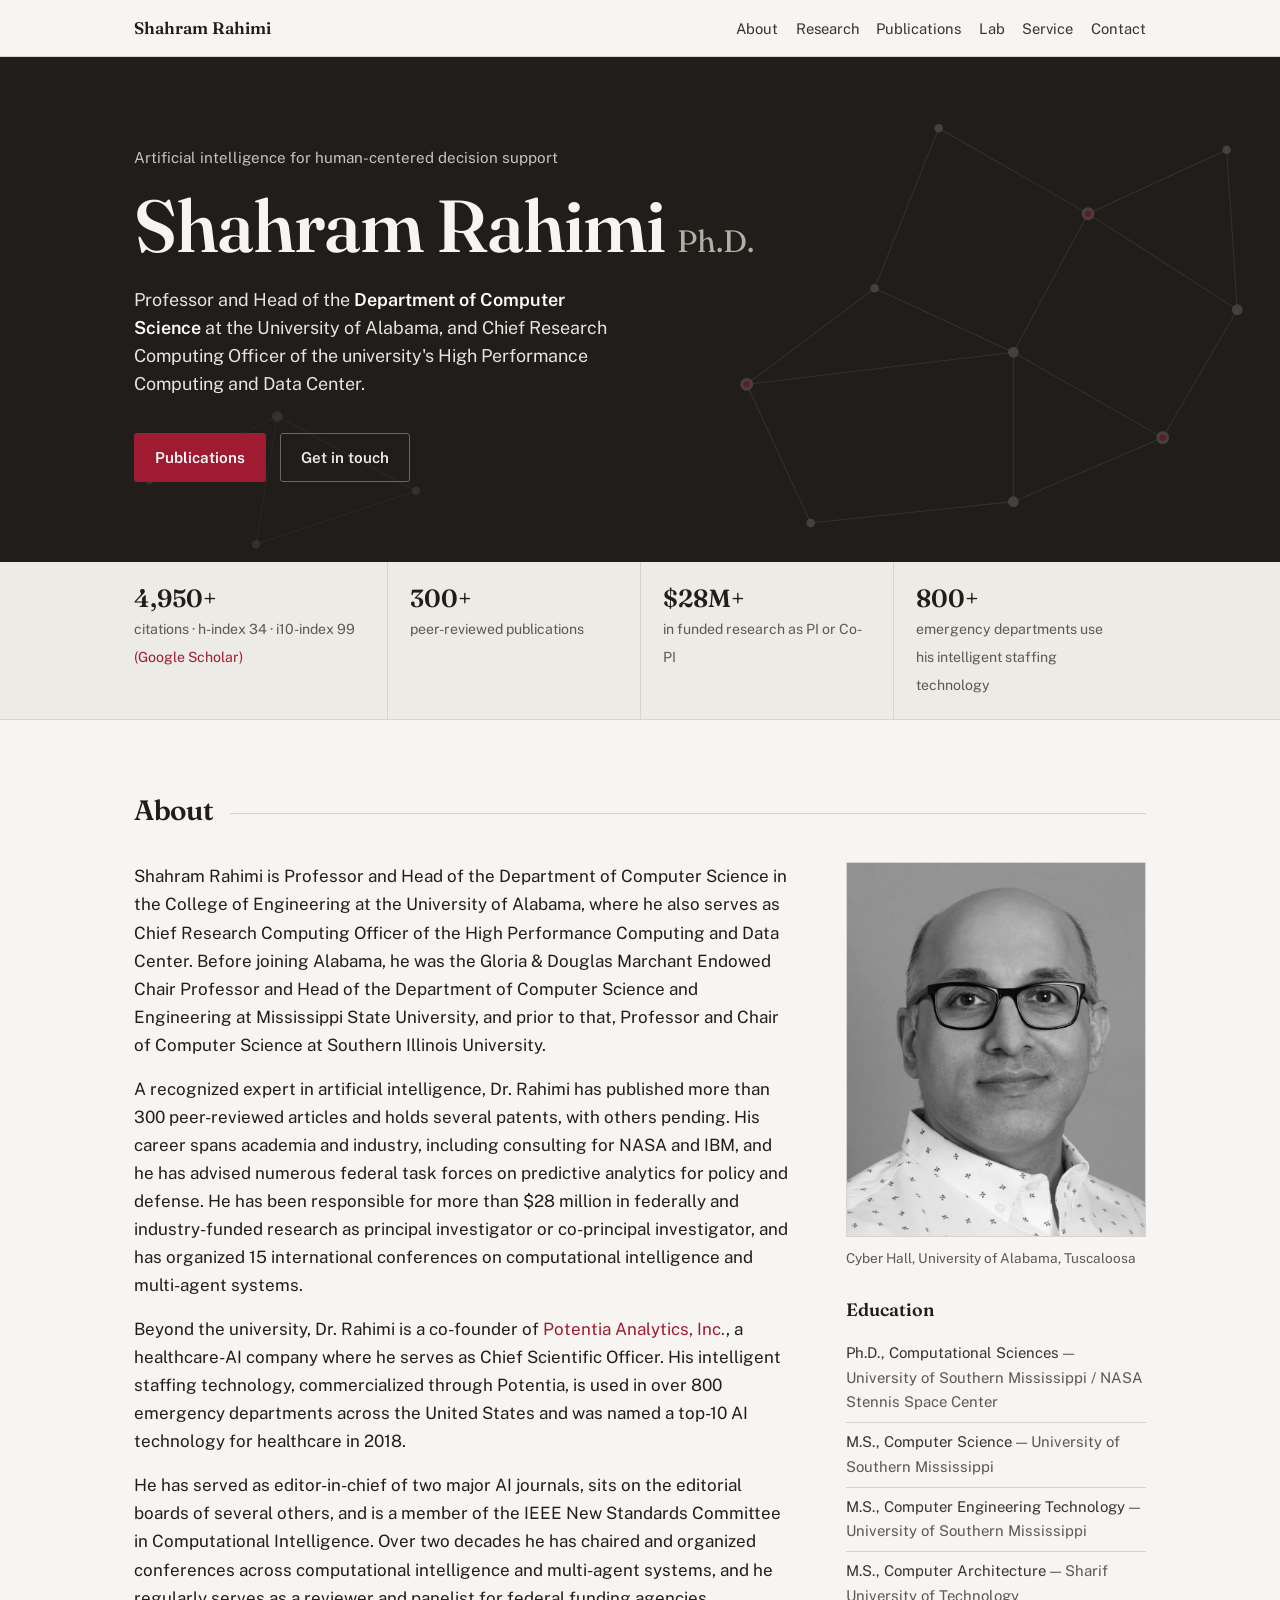
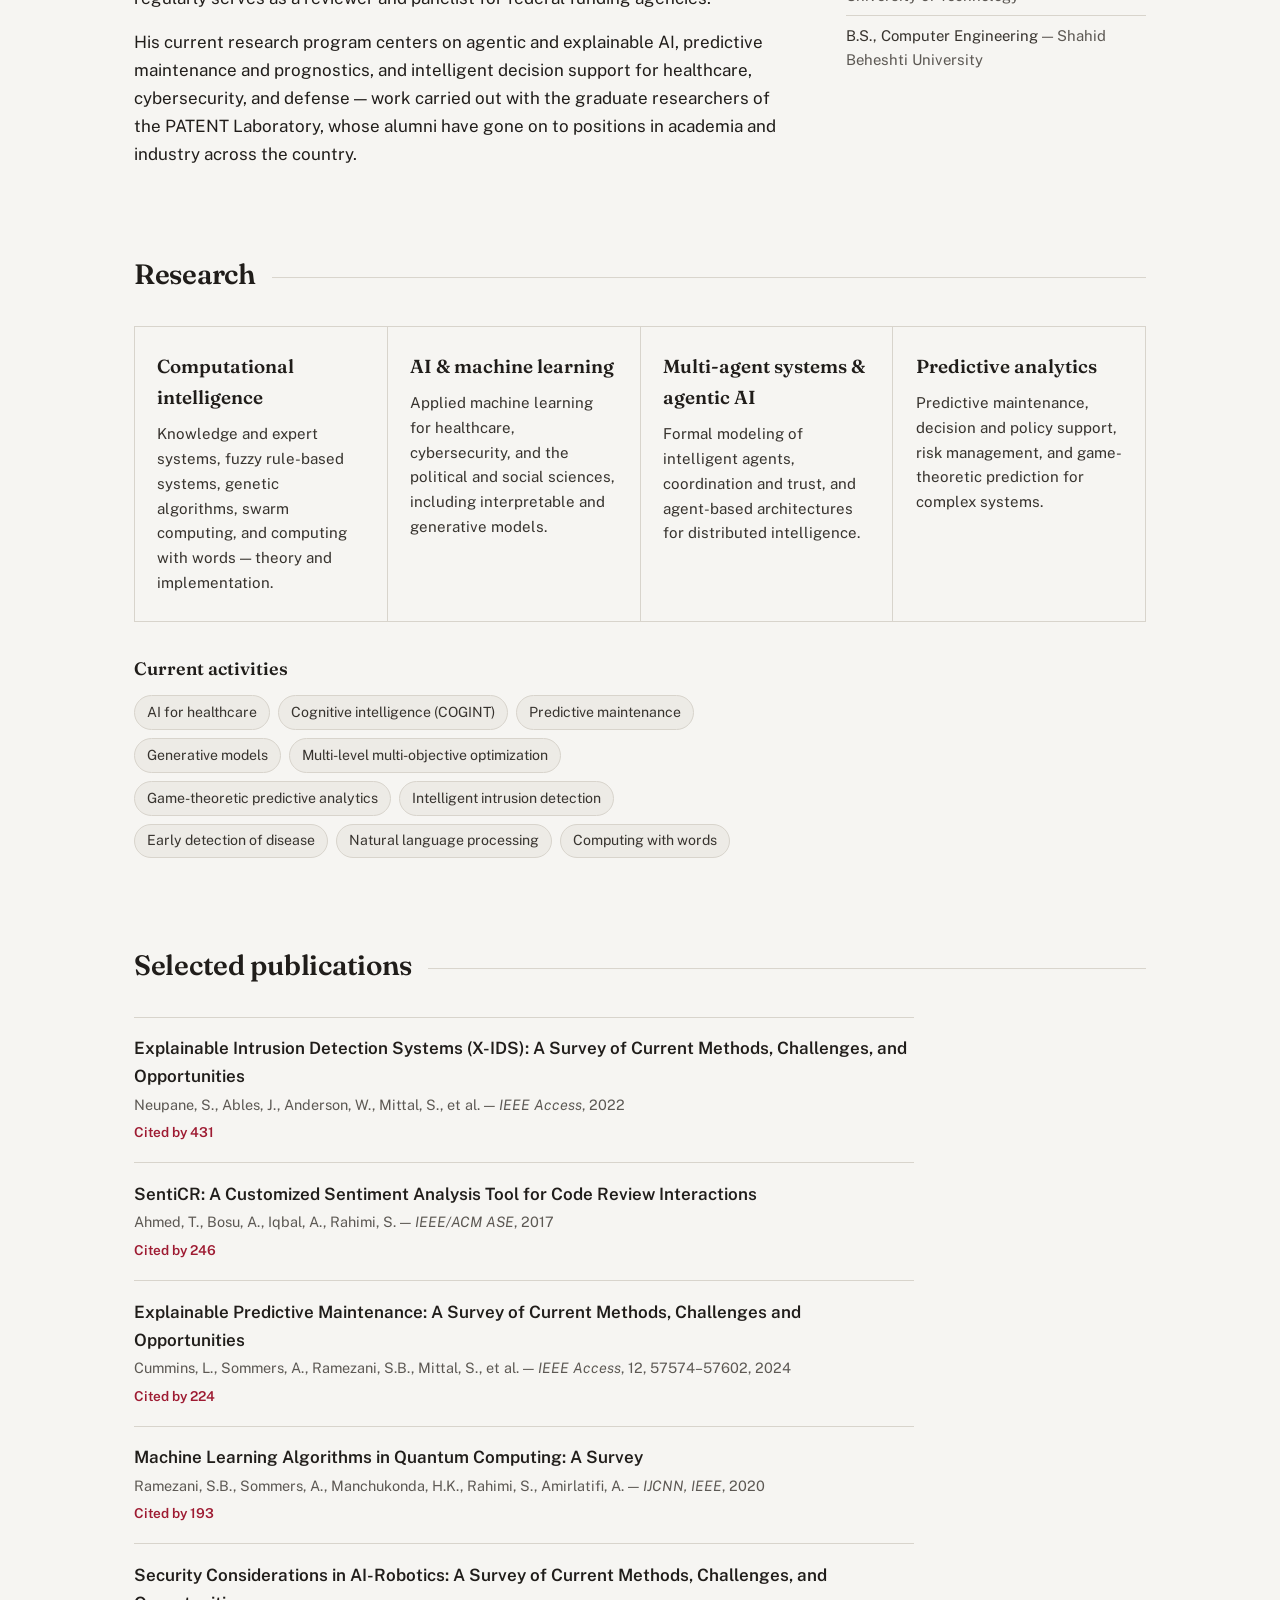
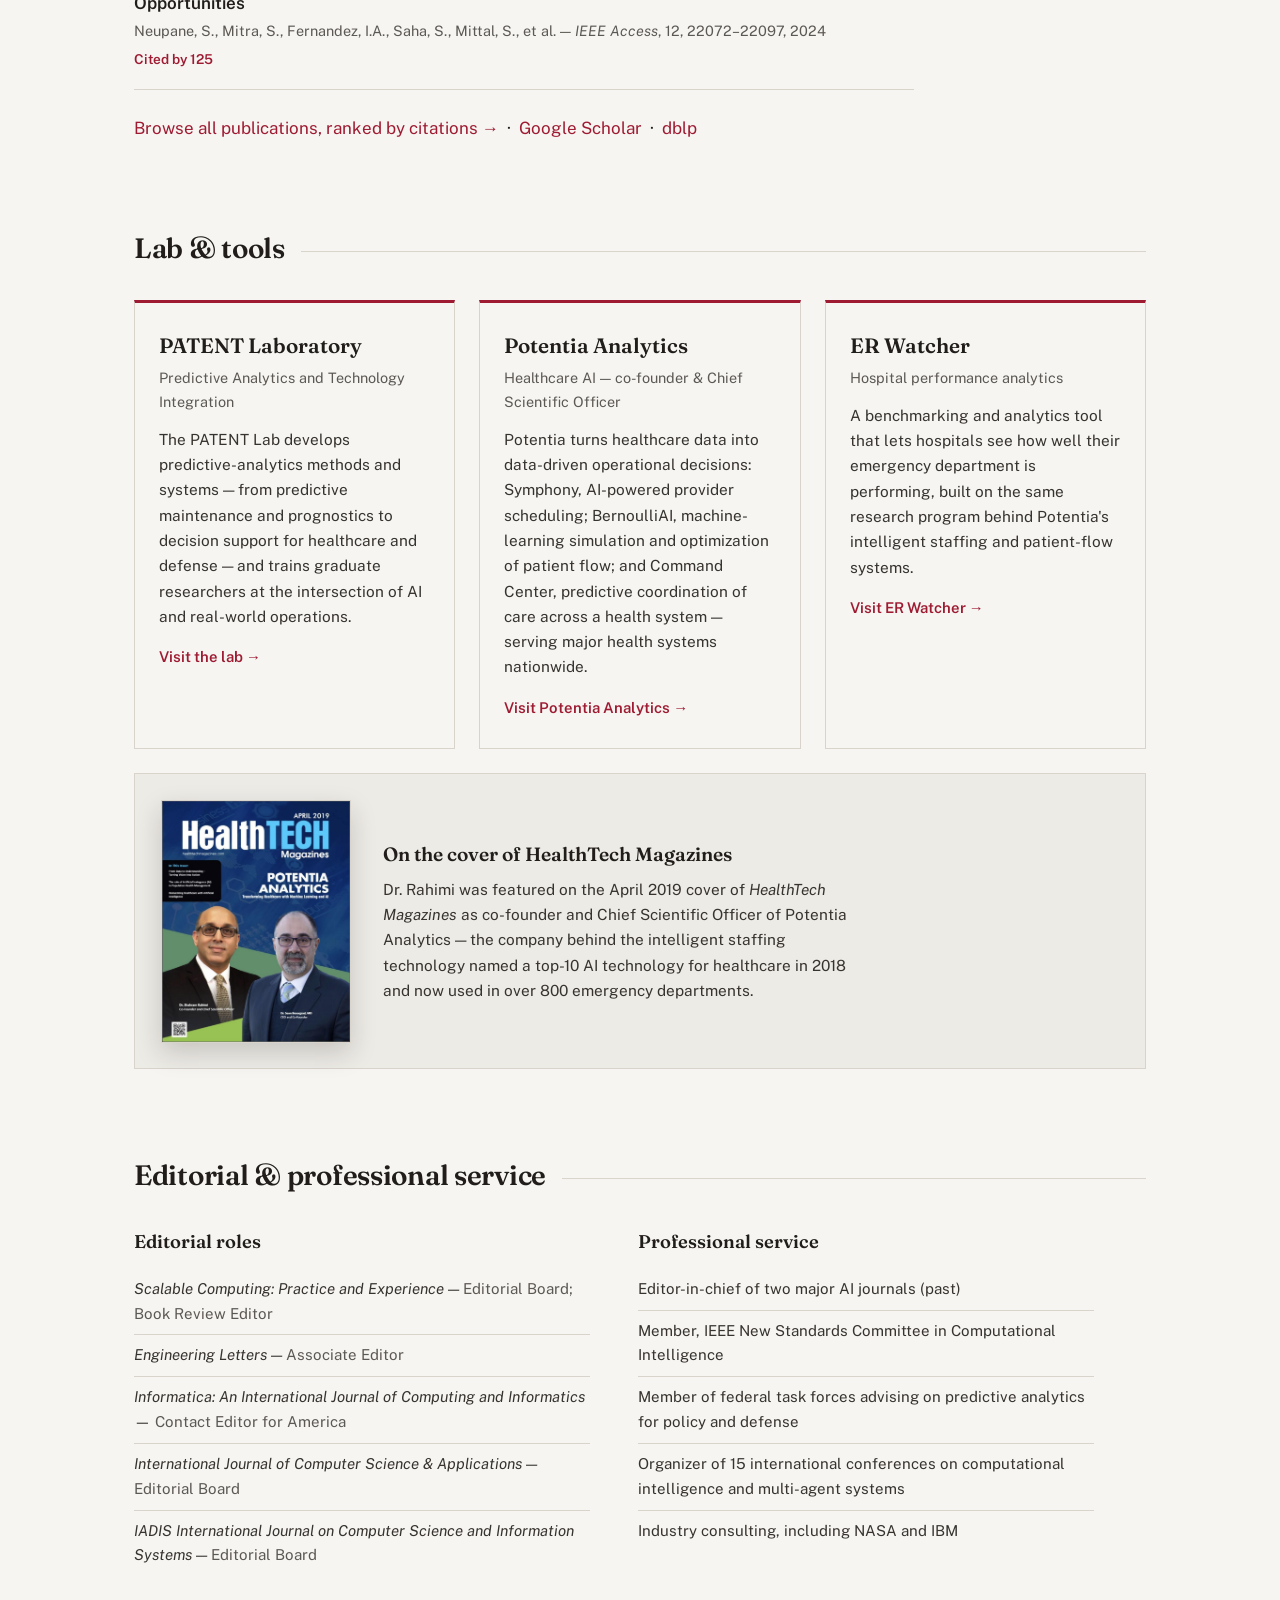
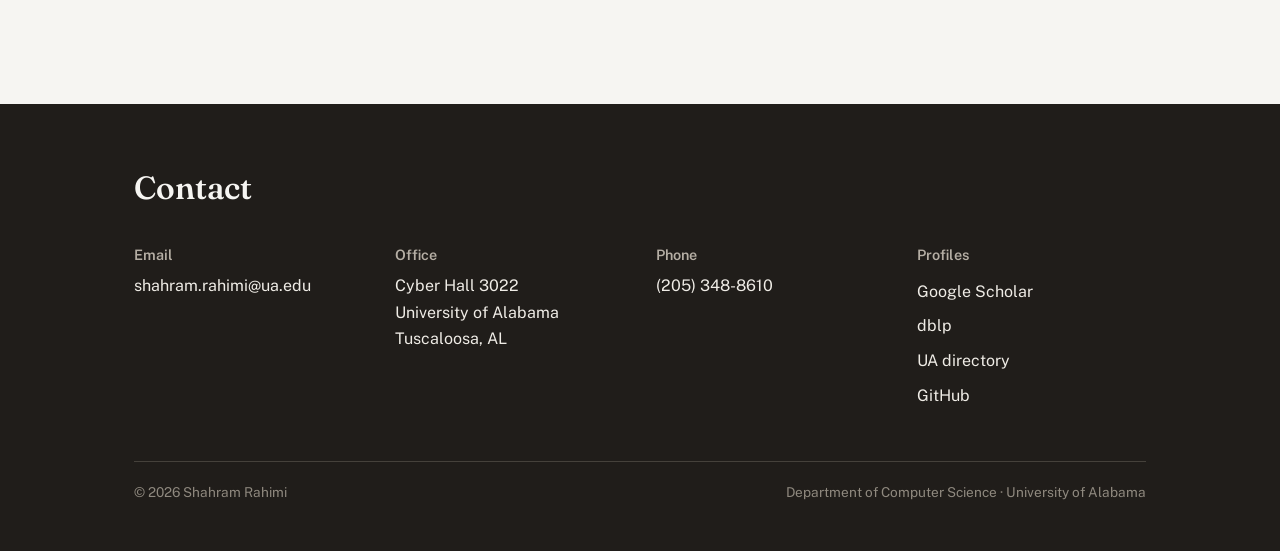
<file: index.html>
<!DOCTYPE html>
<html lang="en">
<head>
<meta charset="utf-8">
<meta name="viewport" content="width=device-width, initial-scale=1">
<title>Shahram Rahimi, Ph.D. — Professor &amp; Department Head, Computer Science, University of Alabama</title>
<meta name="description" content="Shahram Rahimi is Professor and Head of the Department of Computer Science at the University of Alabama. His research spans artificial intelligence, computational intelligence, predictive analytics, and multi-agent systems.">
<link rel="preconnect" href="https://fonts.googleapis.com">
<link rel="preconnect" href="https://fonts.gstatic.com" crossorigin>
<link href="https://fonts.googleapis.com/css2?family=Fraunces:opsz,wght@9..144,400;9..144,560;9..144,600&family=Public+Sans:wght@400;600&display=swap" rel="stylesheet">
<link rel="stylesheet" href="assets/style.css">
<link rel="icon" href="data:image/svg+xml,<svg xmlns='http://www.w3.org/2000/svg' viewBox='0 0 100 100'><text y='.9em' font-size='90' font-family='Georgia'>R</text></svg>">
</head>
<body>

<nav class="site-nav" aria-label="Main">
  <div class="wrap">
    <a class="nav-name" href="#top">Shahram Rahimi</a>
    <ul class="nav-links">
      <li><a href="#about">About</a></li>
      <li><a href="#research">Research</a></li>
      <li><a href="#publications">Publications</a></li>
      <li><a href="#lab">Lab</a></li>
      <li><a href="#service">Service</a></li>
      <li><a href="#contact">Contact</a></li>
    </ul>
  </div>
</nav>

<header class="hero" id="top">
  <!-- Decision-network motif: nodes and edges, the vocabulary of multi-agent systems -->
  <svg class="hero-graph" viewBox="0 0 1200 520" preserveAspectRatio="xMidYMid slice" aria-hidden="true">
    <g stroke="#4a463f" stroke-width="1" fill="none">
      <path d="M880 90 L1020 170 L950 300 L1090 380 M1020 170 L1150 110 M950 300 L820 240 L880 90 M820 240 L700 330 L950 300 M700 330 L760 460 L950 440 L1090 380 M950 440 L950 300 M1150 110 L1160 260 L1090 380 M1160 260 L1020 170"/>
      <path d="M140 420 L260 360 L240 480 M260 360 L390 430 L240 480" opacity="0.55"/>
    </g>
    <g fill="#6b665f">
      <circle cx="880" cy="90" r="4"/><circle cx="1020" cy="170" r="6"/>
      <circle cx="950" cy="300" r="5"/><circle cx="820" cy="240" r="4"/>
      <circle cx="700" cy="330" r="6"/><circle cx="760" cy="460" r="4"/>
      <circle cx="950" cy="440" r="5"/><circle cx="1090" cy="380" r="6"/>
      <circle cx="1150" cy="110" r="4"/><circle cx="1160" cy="260" r="5"/>
      <circle cx="140" cy="420" r="4" opacity="0.55"/><circle cx="260" cy="360" r="5" opacity="0.55"/>
      <circle cx="240" cy="480" r="4" opacity="0.55"/><circle cx="390" cy="430" r="4" opacity="0.55"/>
    </g>
    <g fill="#9e1b32">
      <circle cx="1020" cy="170" r="3"/><circle cx="700" cy="330" r="3"/><circle cx="1090" cy="380" r="3"/>
    </g>
  </svg>

  <div class="wrap">
    <p class="hero-kicker">Artificial intelligence for human-centered decision support</p>
    <h1>Shahram Rahimi <span class="degree">Ph.D.</span></h1>
    <p class="hero-role">
      Professor and Head of the <strong>Department of Computer Science</strong> at the
      University of Alabama, and Chief Research Computing Officer of the university's
      High Performance Computing and Data Center.
    </p>
    <div class="hero-actions">
      <a class="btn btn-crimson" href="publications.html">Publications</a>
      <a class="btn btn-ghost" href="#contact">Get in touch</a>
    </div>
  </div>
</header>

<div class="fact-band">
  <div class="wrap">
    <div class="fact"><b>4,950+</b><span>citations · h-index 34 · i10-index 99 <a href="https://scholar.google.com/citations?user=cRqh6lwAAAAJ&amp;hl=en" rel="noopener">(Google Scholar)</a></span></div>
    <div class="fact"><b>300+</b><span>peer-reviewed publications</span></div>
    <div class="fact"><b>$28M+</b><span>in funded research as PI or Co-PI</span></div>
    <div class="fact"><b>800+</b><span>emergency departments use his intelligent staffing technology</span></div>
  </div>
</div>

<main>

<section id="about">
  <div class="wrap">
    <div class="section-head"><h2>About</h2></div>
    <div class="two-col">
      <div class="prose">
        <p>
          Shahram Rahimi is Professor and Head of the Department of Computer Science in the
          College of Engineering at the University of Alabama, where he also serves as Chief
          Research Computing Officer of the High Performance Computing and Data Center. Before
          joining Alabama, he was the Gloria &amp; Douglas Marchant Endowed Chair Professor and
          Head of the Department of Computer Science and Engineering at Mississippi State
          University, and prior to that, Professor and Chair of Computer Science at Southern
          Illinois University.
        </p>
        <p>
          A recognized expert in artificial intelligence, Dr. Rahimi has published more than 300
          peer-reviewed articles and holds several patents, with others pending. His career spans
          academia and industry, including consulting for NASA and IBM, and he has advised
          numerous federal task forces on predictive analytics for policy and defense. He has
          been responsible for more than $28 million in federally and industry-funded research
          as principal investigator or co-principal investigator, and has organized 15
          international conferences on computational intelligence and multi-agent systems.
        </p>
        <p>
          Beyond the university, Dr. Rahimi is a co-founder of
          <a href="https://potentiaco.com" rel="noopener">Potentia Analytics, Inc.</a>, a
          healthcare-AI company where he serves as Chief Scientific Officer. His intelligent
          staffing technology, commercialized through Potentia, is used in over 800 emergency
          departments across the United States and was named a top-10 AI technology for
          healthcare in 2018.
        </p>
        <p>
          He has served as editor-in-chief of two major AI journals, sits on the editorial
          boards of several others, and is a member of the IEEE New Standards Committee in
          Computational Intelligence. Over two decades he has chaired and organized conferences
          across computational intelligence and multi-agent systems, and he regularly serves as
          a reviewer and panelist for federal funding agencies.
        </p>
        <p>
          His current research program centers on agentic and explainable AI, predictive
          maintenance and prognostics, and intelligent decision support for healthcare,
          cybersecurity, and defense — work carried out with the graduate researchers of the
          PATENT Laboratory, whose alumni have gone on to positions in academia and industry
          across the country.
        </p>
      </div>
      <aside>
        <figure class="portrait">
          <img src="assets/photo.jpg" alt="Portrait of Shahram Rahimi">
        </figure>
        <p class="portrait-caption">Cyber Hall, University of Alabama, Tuscaloosa</p>
        <div class="edu-list">
          <h3>Education</h3>
          <ul>
            <li>Ph.D., Computational Sciences <em>— University of Southern Mississippi / NASA Stennis Space Center</em></li>
            <li>M.S., Computer Science <em>— University of Southern Mississippi</em></li>
            <li>M.S., Computer Engineering Technology <em>— University of Southern Mississippi</em></li>
            <li>M.S., Computer Architecture <em>— Sharif University of Technology</em></li>
            <li>B.S., Computer Engineering <em>— Shahid Beheshti University</em></li>
          </ul>
        </div>
      </aside>
    </div>
  </div>
</section>

<section id="research">
  <div class="wrap">
    <div class="section-head"><h2>Research</h2></div>
    <div class="research-grid">
      <div class="research-cell">
        <h3>Computational intelligence</h3>
        <p>Knowledge and expert systems, fuzzy rule-based systems, genetic algorithms, swarm
        computing, and computing with words — theory and implementation.</p>
      </div>
      <div class="research-cell">
        <h3>AI &amp; machine learning</h3>
        <p>Applied machine learning for healthcare, cybersecurity, and the political and social
        sciences, including interpretable and generative models.</p>
      </div>
      <div class="research-cell">
        <h3>Multi-agent systems &amp; agentic AI</h3>
        <p>Formal modeling of intelligent agents, coordination and trust, and agent-based
        architectures for distributed intelligence.</p>
      </div>
      <div class="research-cell">
        <h3>Predictive analytics</h3>
        <p>Predictive maintenance, decision and policy support, risk management, and game-theoretic
        prediction for complex systems.</p>
      </div>
    </div>
    <div class="themes">
      <h3>Current activities</h3>
      <ul class="theme-tags">
        <li>AI for healthcare</li>
        <li>Cognitive intelligence (COGINT)</li>
        <li>Predictive maintenance</li>
        <li>Generative models</li>
        <li>Multi-level multi-objective optimization</li>
        <li>Game-theoretic predictive analytics</li>
        <li>Intelligent intrusion detection</li>
        <li>Early detection of disease</li>
        <li>Natural language processing</li>
        <li>Computing with words</li>
      </ul>
    </div>
  </div>
</section>

<section id="publications">
  <div class="wrap">
    <div class="section-head"><h2>Selected publications</h2></div>
    <ul class="pub-list">
      <li>
        <a class="pub-title" href="https://scholar.google.com/citations?view_op=view_citation&amp;hl=en&amp;user=cRqh6lwAAAAJ&amp;citation_for_view=cRqh6lwAAAAJ:mNrWkgRL2YcC" rel="noopener">Explainable Intrusion Detection Systems (X-IDS): A Survey of Current Methods, Challenges, and Opportunities</a>
        <span class="pub-meta">Neupane, S., Ables, J., Anderson, W., Mittal, S., et al. — <i>IEEE Access</i>, 2022</span>
        <span class="cites">Cited by 431</span>
      </li>
      <li>
        <a class="pub-title" href="https://scholar.google.com/citations?view_op=view_citation&amp;hl=en&amp;user=cRqh6lwAAAAJ&amp;citation_for_view=cRqh6lwAAAAJ:35r97b3x0nAC" rel="noopener">SentiCR: A Customized Sentiment Analysis Tool for Code Review Interactions</a>
        <span class="pub-meta">Ahmed, T., Bosu, A., Iqbal, A., Rahimi, S. — <i>IEEE/ACM ASE</i>, 2017</span>
        <span class="cites">Cited by 246</span>
      </li>
      <li>
        <a class="pub-title" href="https://scholar.google.com/citations?view_op=view_citation&amp;hl=en&amp;user=cRqh6lwAAAAJ&amp;citation_for_view=cRqh6lwAAAAJ:uDGL6kOW6j0C" rel="noopener">Explainable Predictive Maintenance: A Survey of Current Methods, Challenges and Opportunities</a>
        <span class="pub-meta">Cummins, L., Sommers, A., Ramezani, S.B., Mittal, S., et al. — <i>IEEE Access</i>, 12, 57574–57602, 2024</span>
        <span class="cites">Cited by 224</span>
      </li>
      <li>
        <a class="pub-title" href="https://scholar.google.com/citations?view_op=view_citation&amp;hl=en&amp;user=cRqh6lwAAAAJ&amp;citation_for_view=cRqh6lwAAAAJ:8d8msizDQcsC" rel="noopener">Machine Learning Algorithms in Quantum Computing: A Survey</a>
        <span class="pub-meta">Ramezani, S.B., Sommers, A., Manchukonda, H.K., Rahimi, S., Amirlatifi, A. — <i>IJCNN, IEEE</i>, 2020</span>
        <span class="cites">Cited by 193</span>
      </li>
      <li>
        <a class="pub-title" href="https://scholar.google.com/citations?view_op=view_citation&amp;hl=en&amp;user=cRqh6lwAAAAJ&amp;citation_for_view=cRqh6lwAAAAJ:6yz0xqPARnAC" rel="noopener">Security Considerations in AI-Robotics: A Survey of Current Methods, Challenges, and Opportunities</a>
        <span class="pub-meta">Neupane, S., Mitra, S., Fernandez, I.A., Saha, S., Mittal, S., et al. — <i>IEEE Access</i>, 12, 22072–22097, 2024</span>
        <span class="cites">Cited by 125</span>
      </li>
    </ul>
    <p class="pub-more">
      <a href="publications.html">Browse all publications, ranked by citations →</a> &nbsp;·&nbsp;
      <a href="https://scholar.google.com/citations?user=cRqh6lwAAAAJ&amp;hl=en" rel="noopener">Google Scholar</a> &nbsp;·&nbsp;
      <a href="https://dblp.org/pid/00/3343.html" rel="noopener">dblp</a>
    </p>
  </div>
</section>

<section id="lab">
  <div class="wrap">
    <div class="section-head"><h2>Lab &amp; tools</h2></div>
    <div class="lab-grid">
      <div class="lab-card">
        <h3>PATENT Laboratory</h3>
        <p class="lab-sub">Predictive Analytics and Technology Integration</p>
        <p>The PATENT Lab develops predictive-analytics methods and systems — from predictive
        maintenance and prognostics to decision support for healthcare and defense — and trains
        graduate researchers at the intersection of AI and real-world operations.</p>
        <a class="lab-link" href="https://patent.cse.msstate.edu" rel="noopener">Visit the lab →</a>
      </div>
      <div class="lab-card">
        <h3>Potentia Analytics</h3>
        <p class="lab-sub">Healthcare AI — co-founder &amp; Chief Scientific Officer</p>
        <p>Potentia turns healthcare data into data-driven operational decisions: Symphony,
        AI-powered provider scheduling; BernoulliAI, machine-learning simulation and
        optimization of patient flow; and Command Center, predictive coordination of care
        across a health system — serving major health systems nationwide.</p>
        <a class="lab-link" href="https://potentiaco.com" rel="noopener">Visit Potentia Analytics →</a>
      </div>
      <div class="lab-card">
        <h3>ER Watcher</h3>
        <p class="lab-sub">Hospital performance analytics</p>
        <p>A benchmarking and analytics tool that lets hospitals see how well their emergency
        department is performing, built on the same research program behind Potentia's
        intelligent staffing and patient-flow systems.</p>
        <a class="lab-link" href="https://erwatcher.com" rel="noopener">Visit ER Watcher →</a>
      </div>
    </div>
    <div class="press">
      <img src="assets/healthtech-cover.jpg" alt="HealthTech Magazines cover, April 2019, featuring Dr. Shahram Rahimi of Potentia Analytics">
      <div>
        <h3>On the cover of HealthTech Magazines</h3>
        <p>Dr. Rahimi was featured on the April 2019 cover of <i>HealthTech Magazines</i> as
        co-founder and Chief Scientific Officer of Potentia Analytics — the company behind the
        intelligent staffing technology named a top-10 AI technology for healthcare in 2018 and
        now used in over 800 emergency departments.</p>
      </div>
    </div>
  </div>
</section>

<section id="service">
  <div class="wrap">
    <div class="section-head"><h2>Editorial &amp; professional service</h2></div>
    <div class="service-cols">
      <div>
        <h3>Editorial roles</h3>
        <ul>
          <li><i>Scalable Computing: Practice and Experience</i> — <span class="role">Editorial Board; Book Review Editor</span></li>
          <li><i>Engineering Letters</i> — <span class="role">Associate Editor</span></li>
          <li><i>Informatica: An International Journal of Computing and Informatics</i> — <span class="role">Contact Editor for America</span></li>
          <li><i>International Journal of Computer Science &amp; Applications</i> — <span class="role">Editorial Board</span></li>
          <li><i>IADIS International Journal on Computer Science and Information Systems</i> — <span class="role">Editorial Board</span></li>
        </ul>
      </div>
      <div>
        <h3>Professional service</h3>
        <ul>
          <li>Editor-in-chief of two major AI journals (past)</li>
          <li>Member, IEEE New Standards Committee in Computational Intelligence</li>
          <li>Member of federal task forces advising on predictive analytics for policy and defense</li>
          <li>Organizer of 15 international conferences on computational intelligence and multi-agent systems</li>
          <li>Industry consulting, including NASA and IBM</li>
        </ul>
      </div>
    </div>
  </div>
</section>

</main>

<footer class="contact" id="contact">
  <div class="wrap">
    <h2>Contact</h2>
    <div class="contact-grid">
      <div>
        <h3>Email</h3>
        <p><a href="mailto:shahram.rahimi@ua.edu">shahram.rahimi@ua.edu</a></p>
      </div>
      <div>
        <h3>Office</h3>
        <p>Cyber Hall 3022<br>University of Alabama<br>Tuscaloosa, AL</p>
      </div>
      <div>
        <h3>Phone</h3>
        <p><a href="tel:+12053488610">(205) 348-8610</a></p>
      </div>
      <div>
        <h3>Profiles</h3>
        <ul class="profile-links">
          <li><a href="https://scholar.google.com/citations?user=cRqh6lwAAAAJ&amp;hl=en" rel="noopener">Google Scholar</a></li>
          <li><a href="https://dblp.org/pid/00/3343.html" rel="noopener">dblp</a></li>
          <li><a href="https://eng.ua.edu/eng-directory/dr-shahram-rahimi/" rel="noopener">UA directory</a></li>
          <li><a href="https://github.com/ShahramR" rel="noopener">GitHub</a></li>
        </ul>
      </div>
    </div>
    <div class="footer-line">
      <span>© <span id="yr">2026</span> Shahram Rahimi</span>
      <span>Department of Computer Science · University of Alabama</span>
    </div>
  </div>
</footer>

<script>document.getElementById('yr').textContent = new Date().getFullYear();</script>
</body>
</html>
</file>
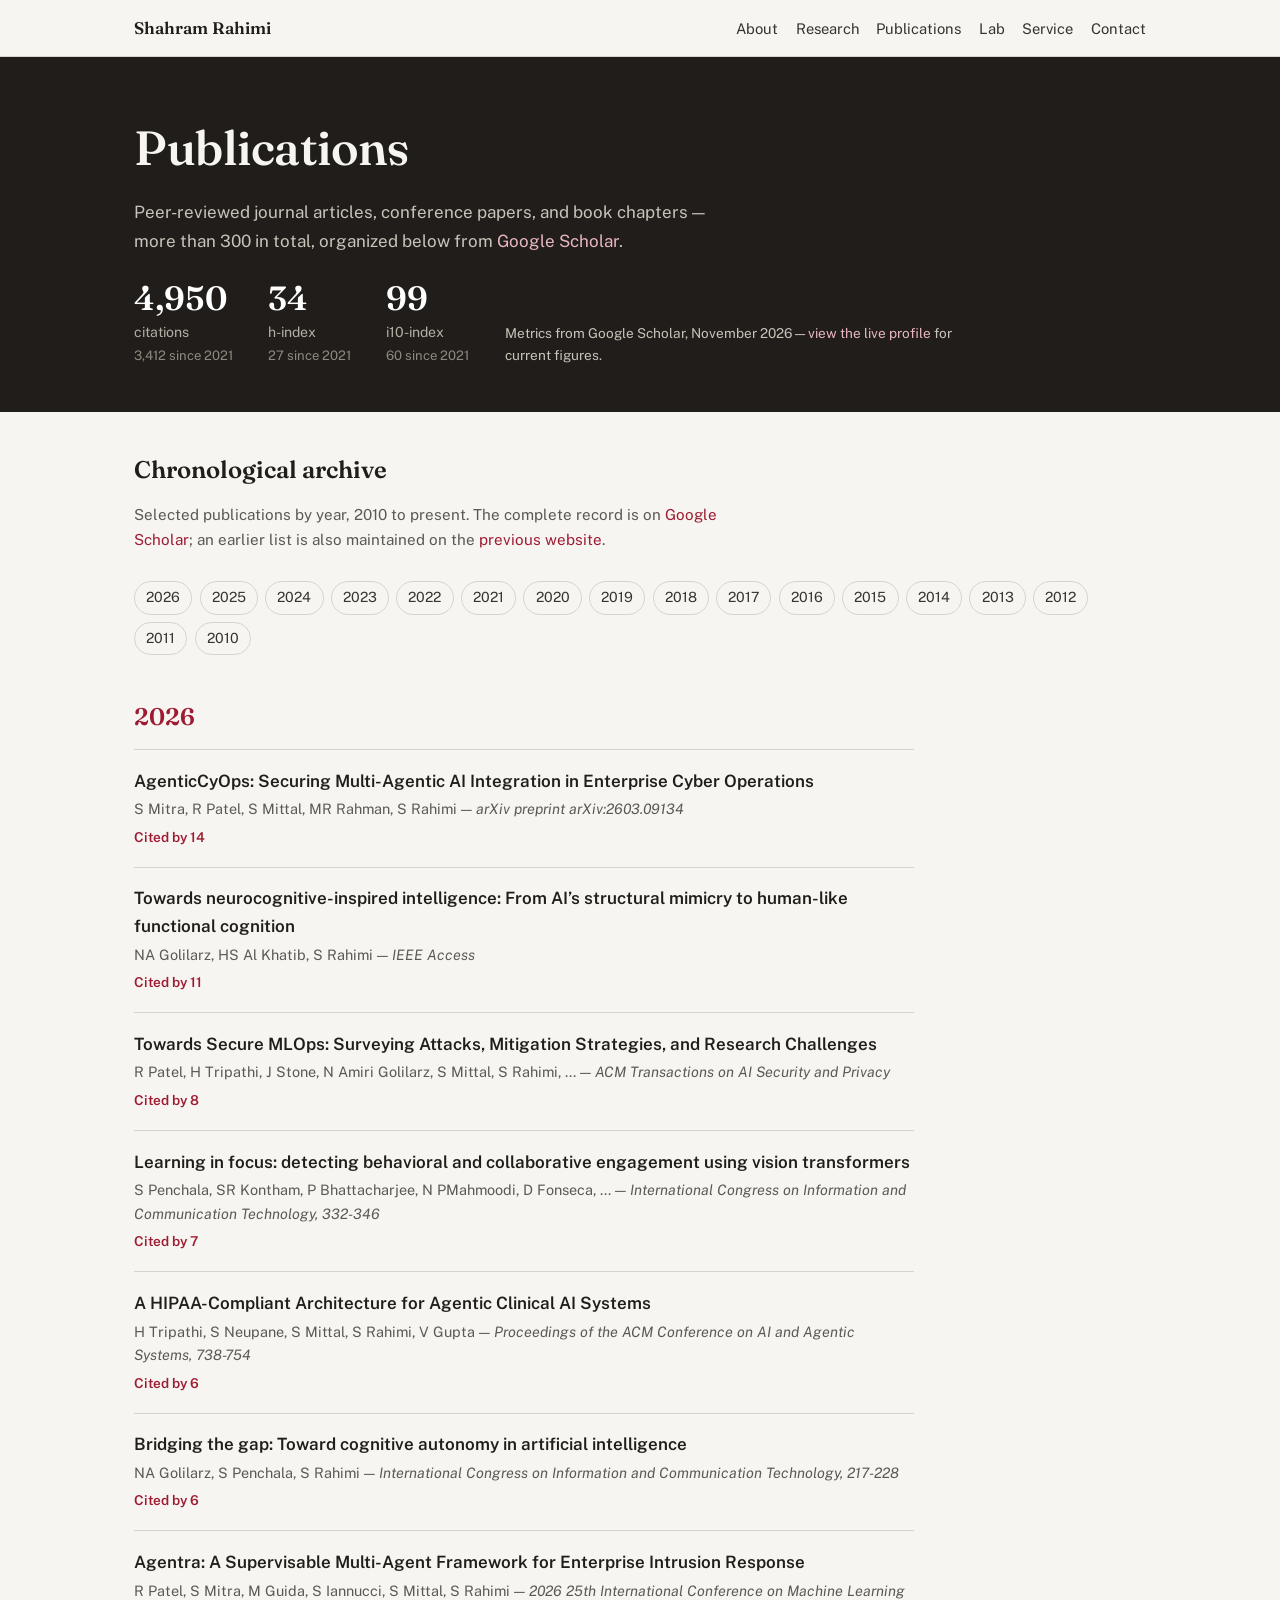
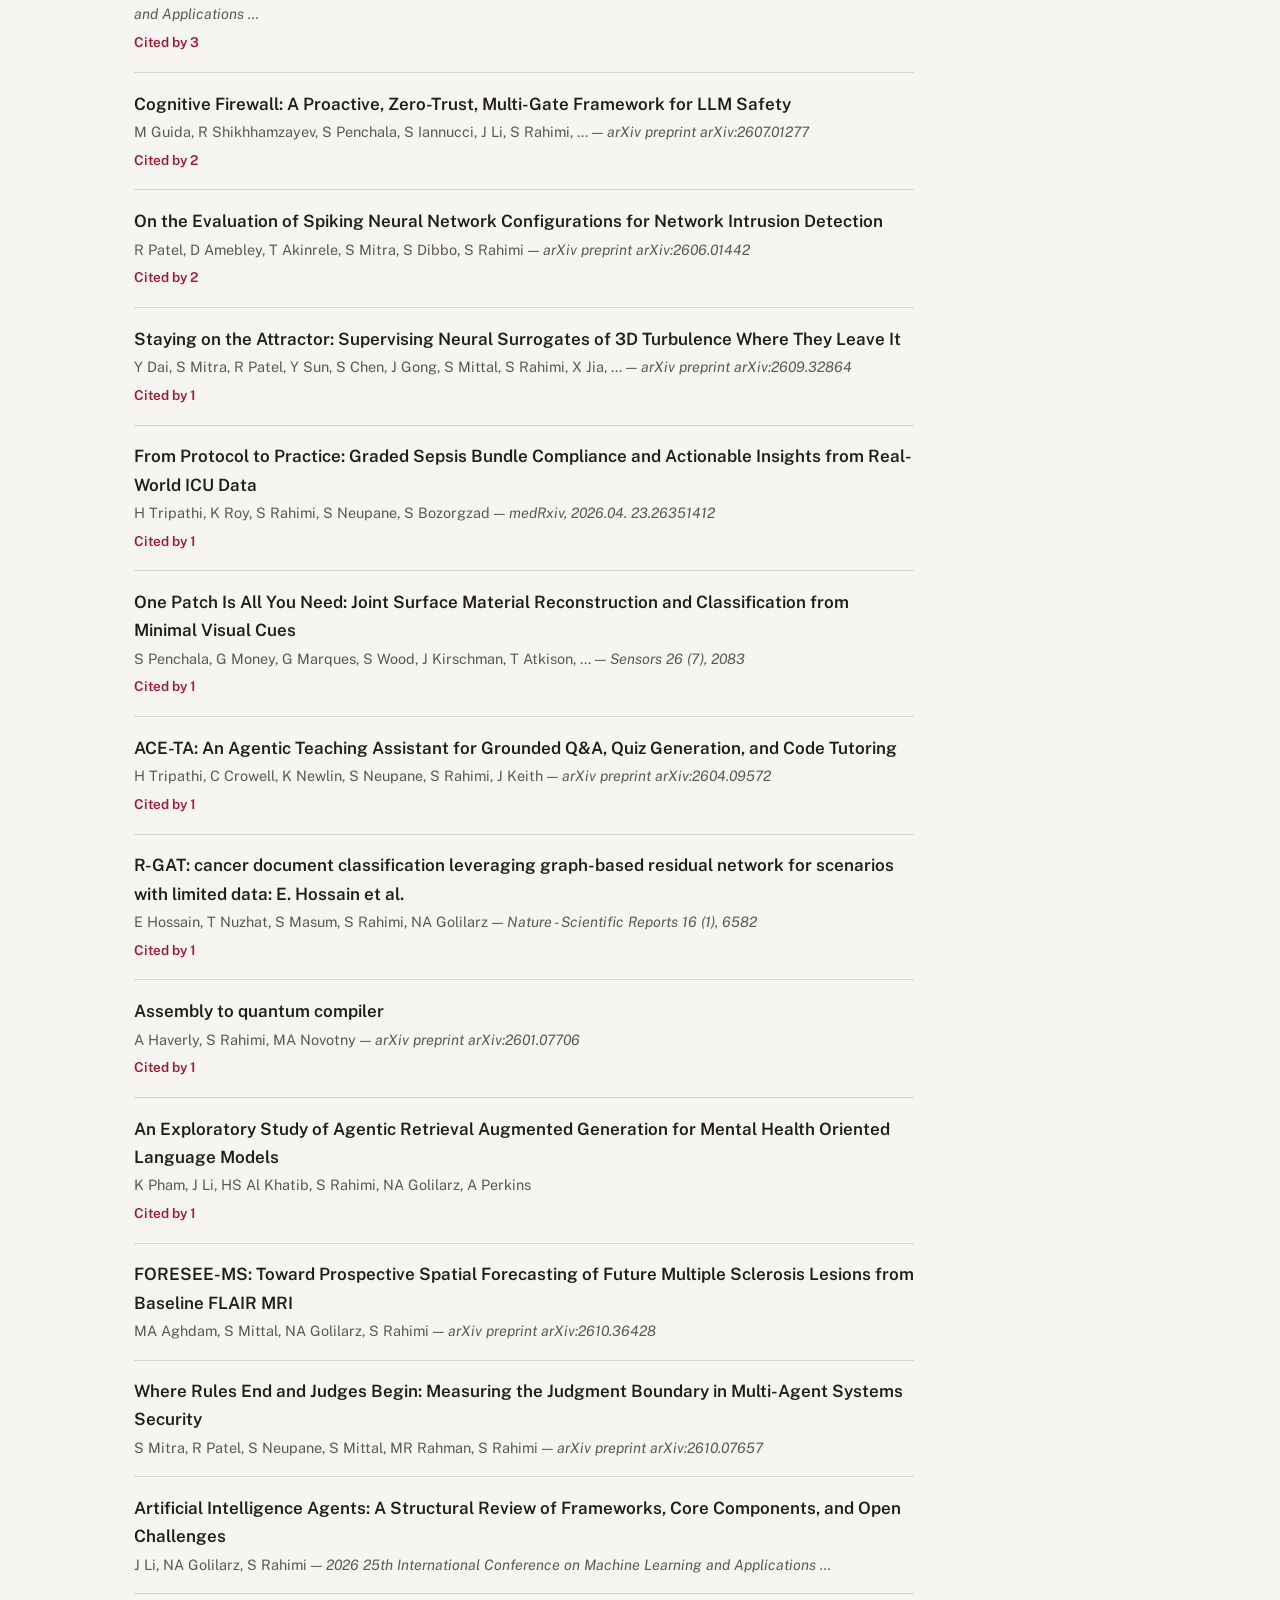
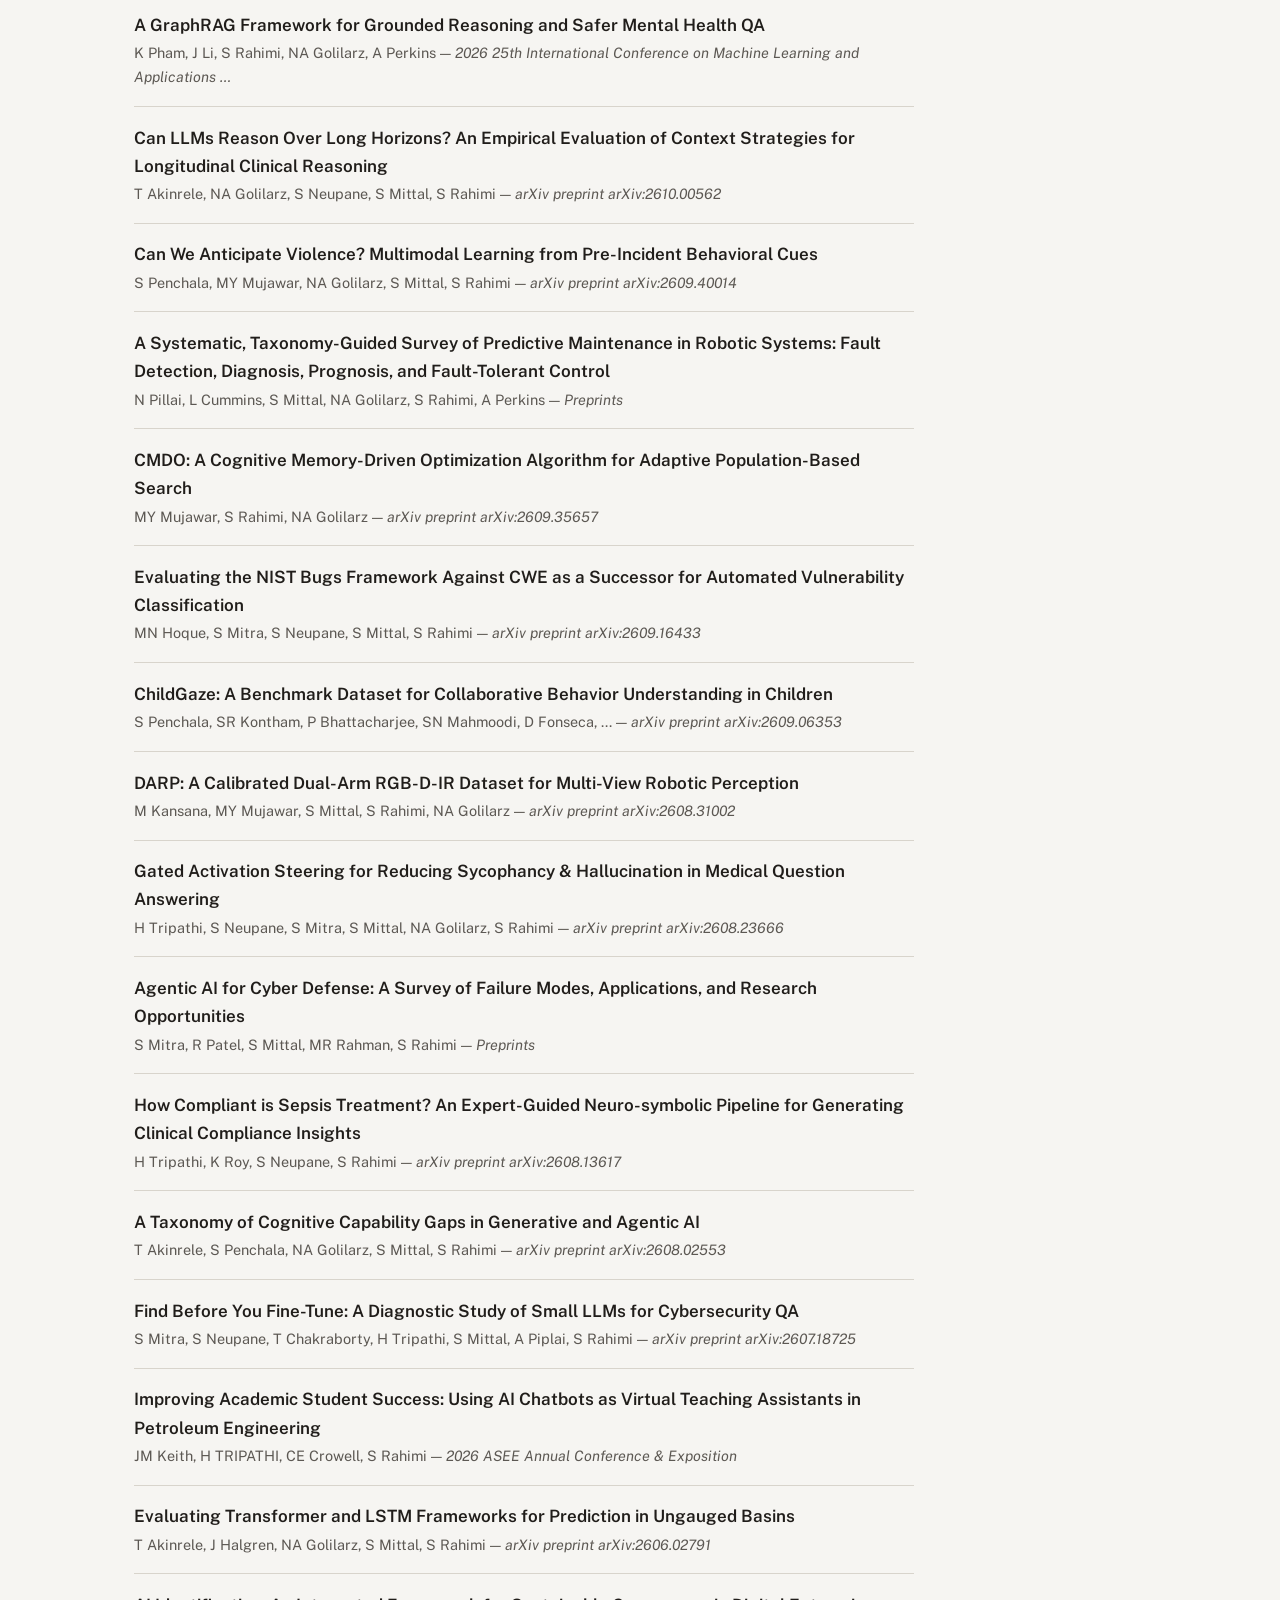
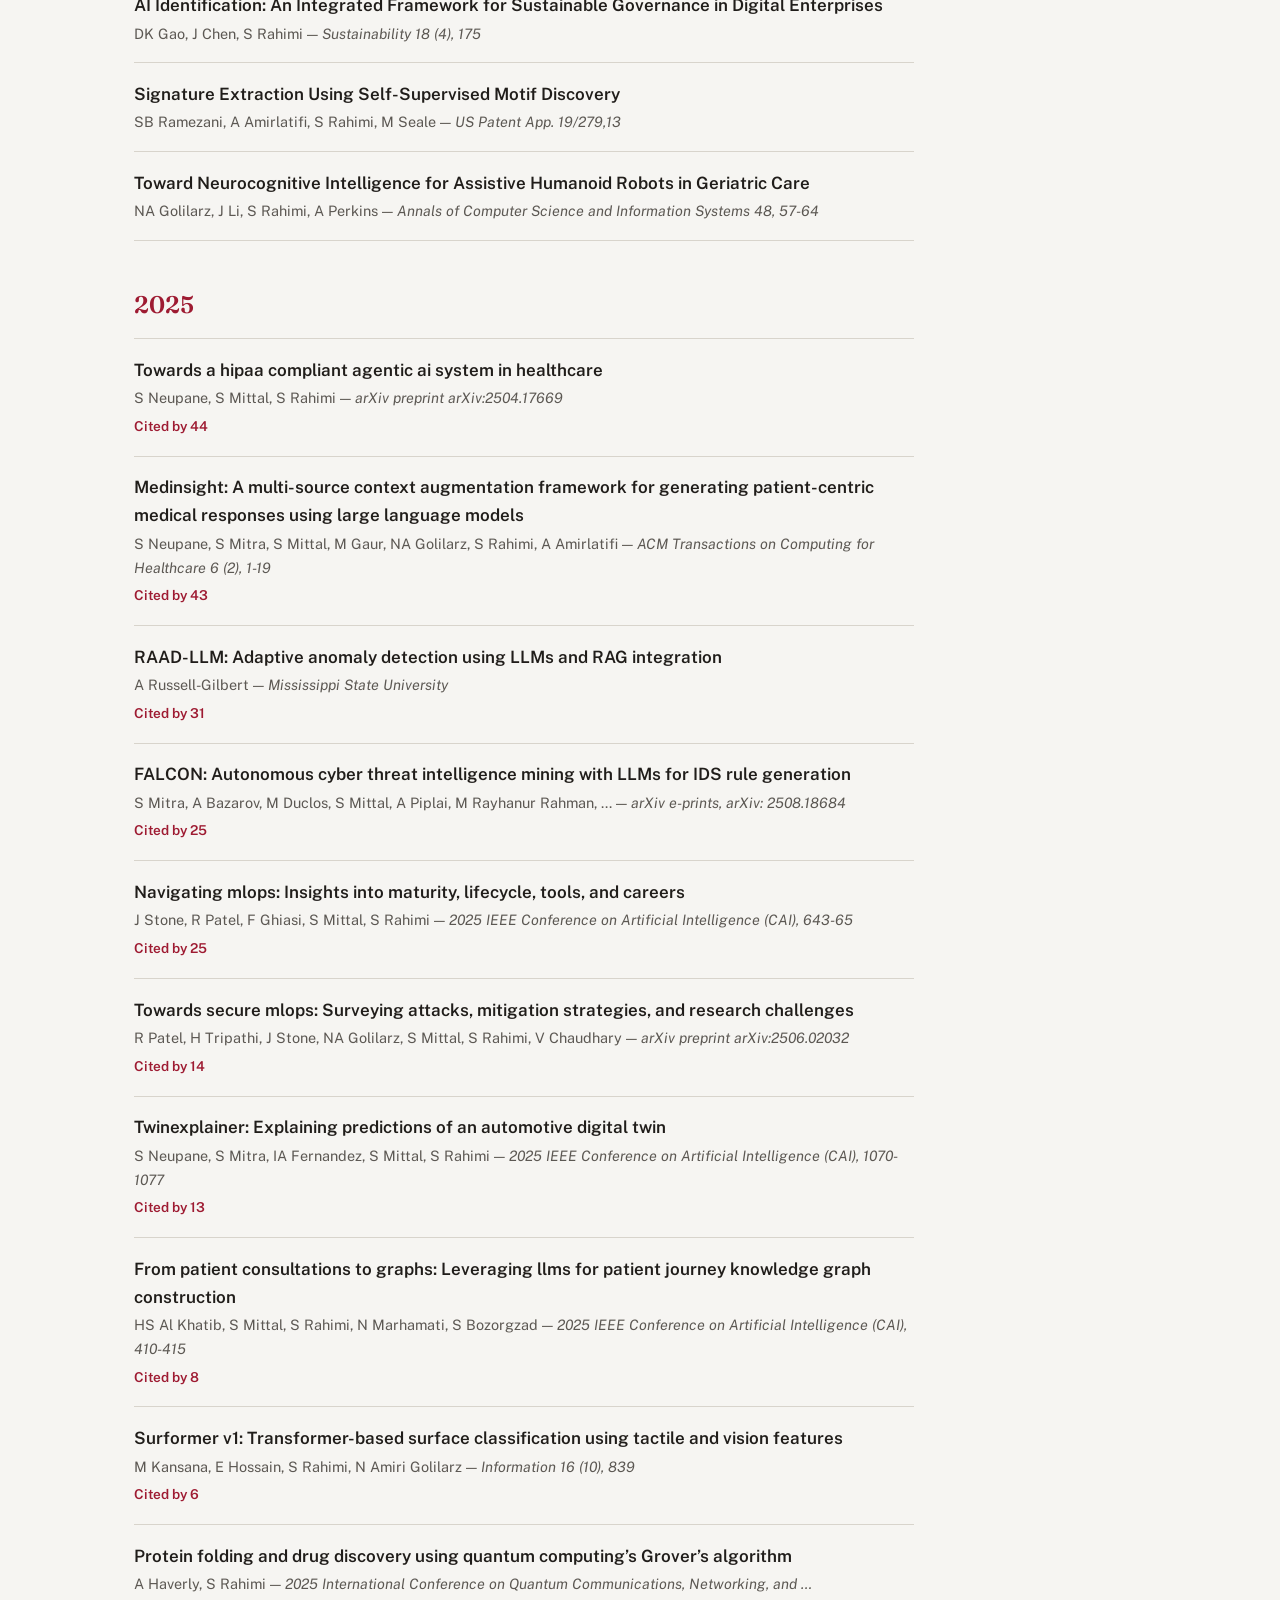
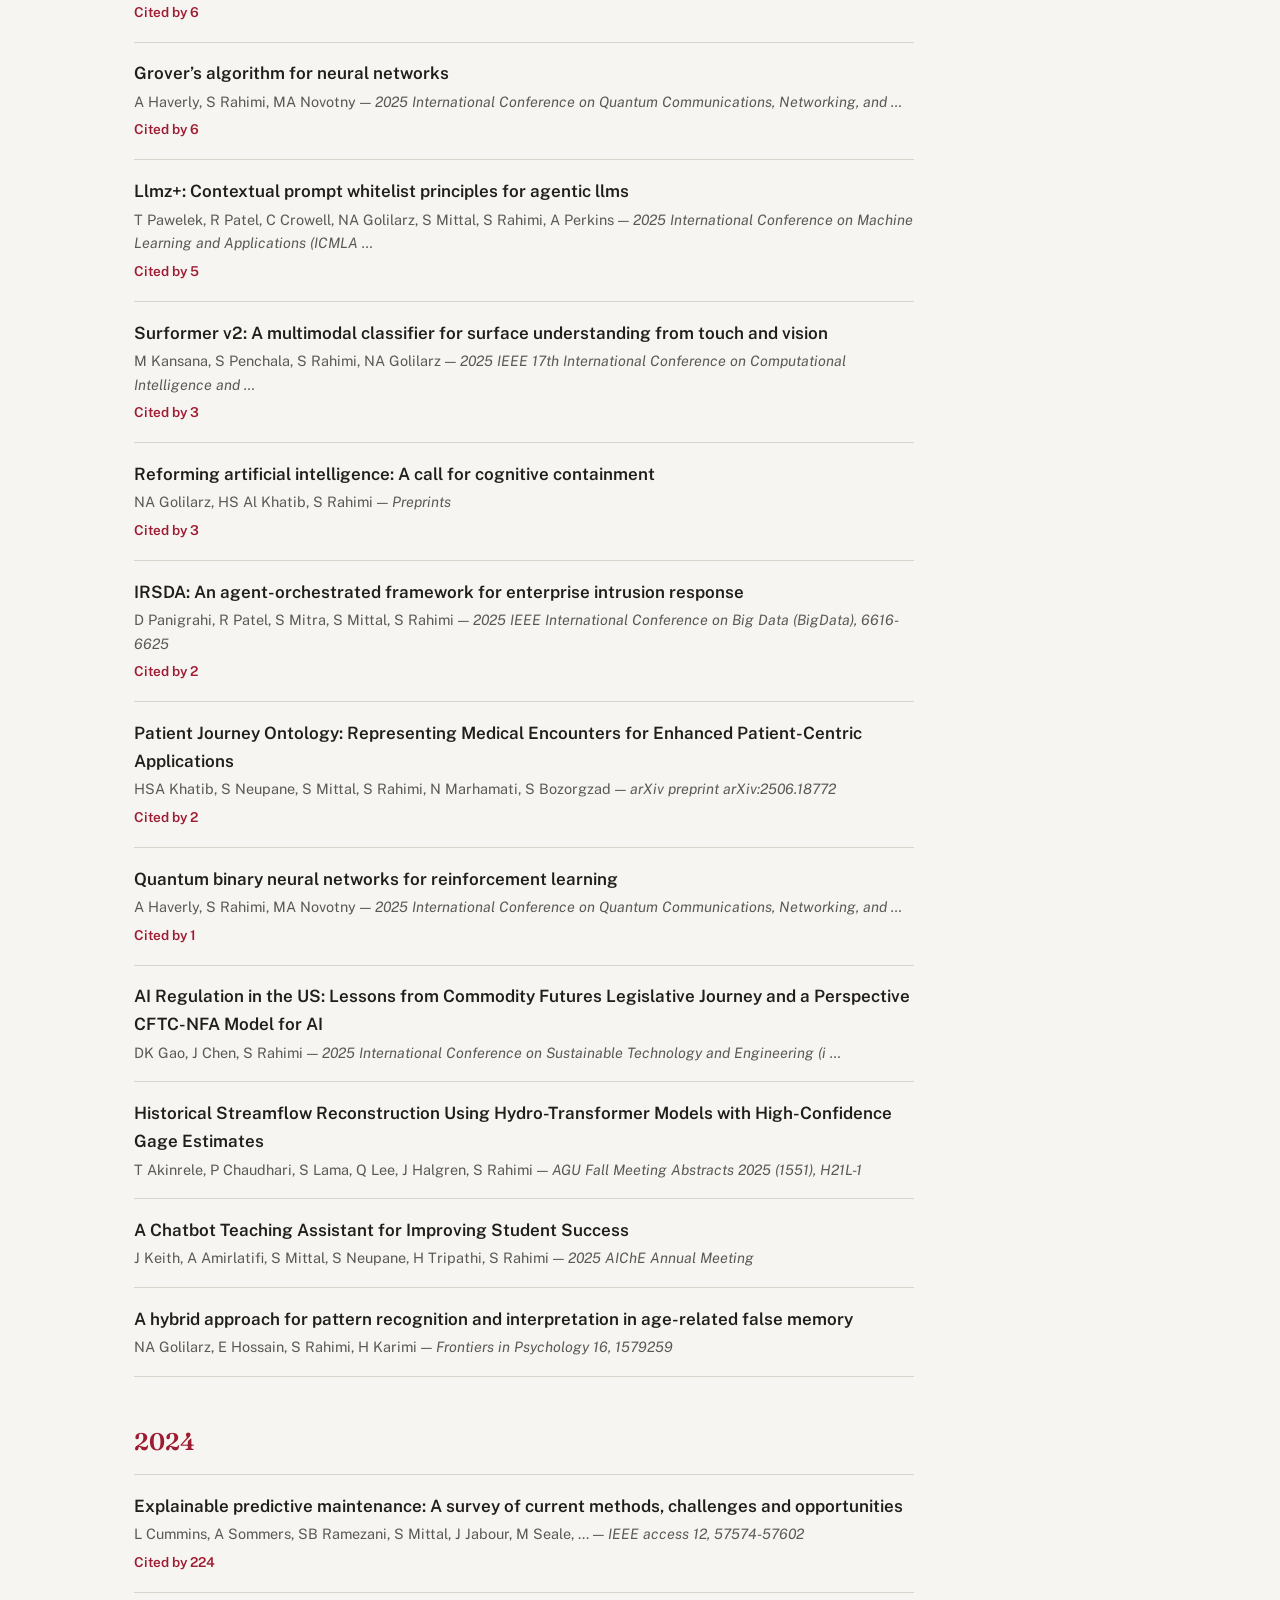
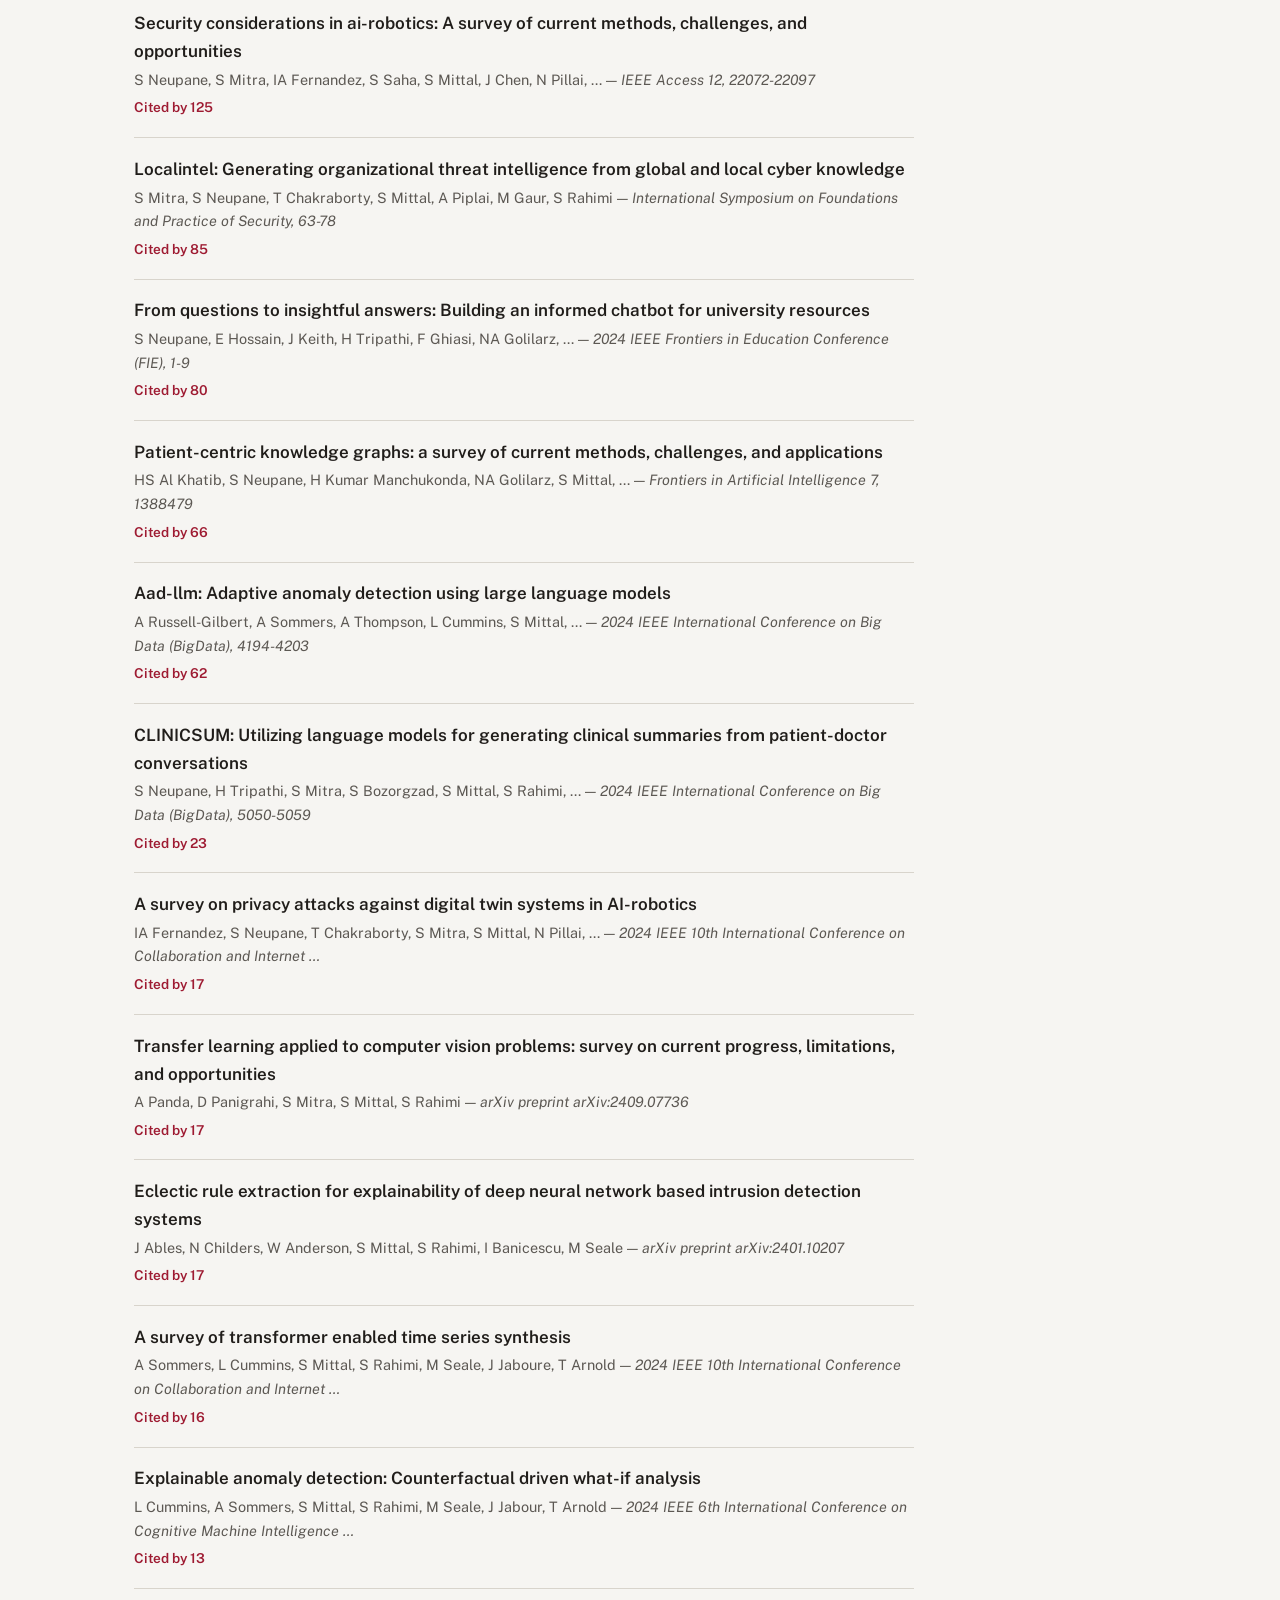
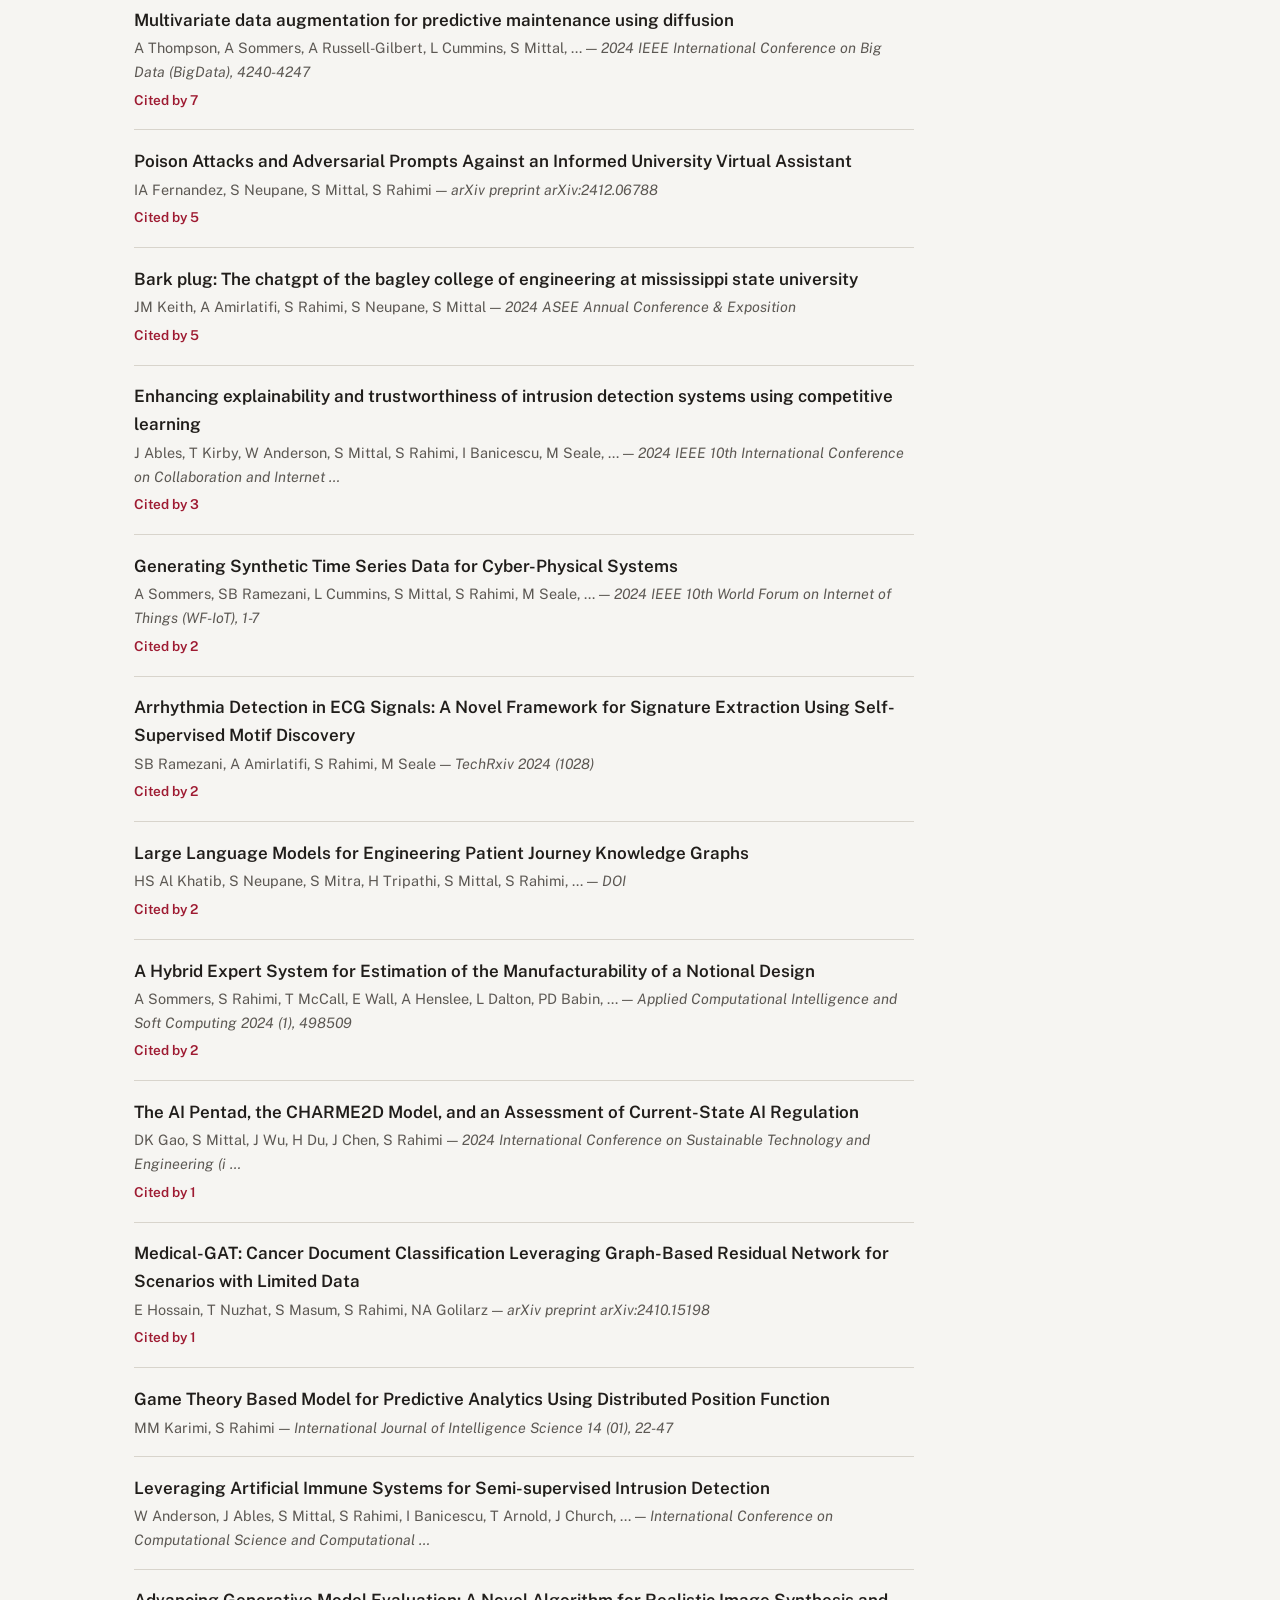
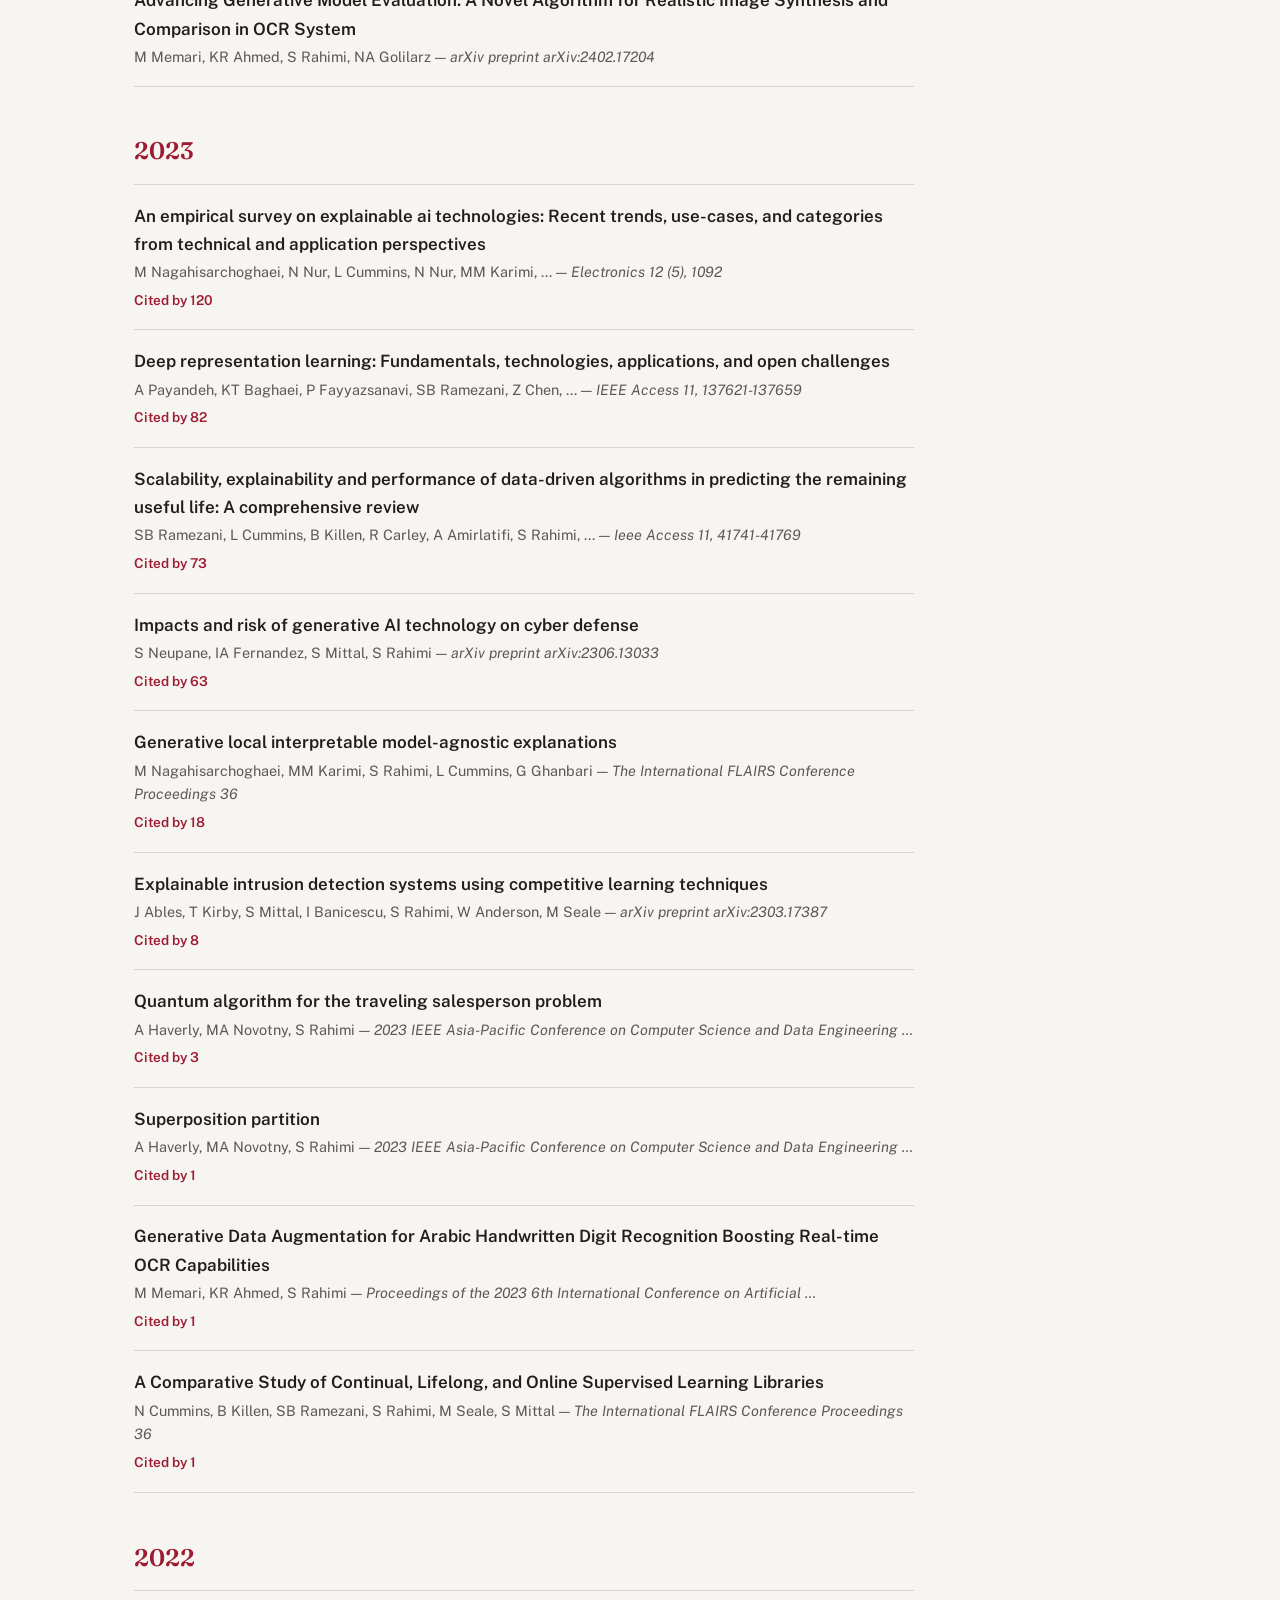
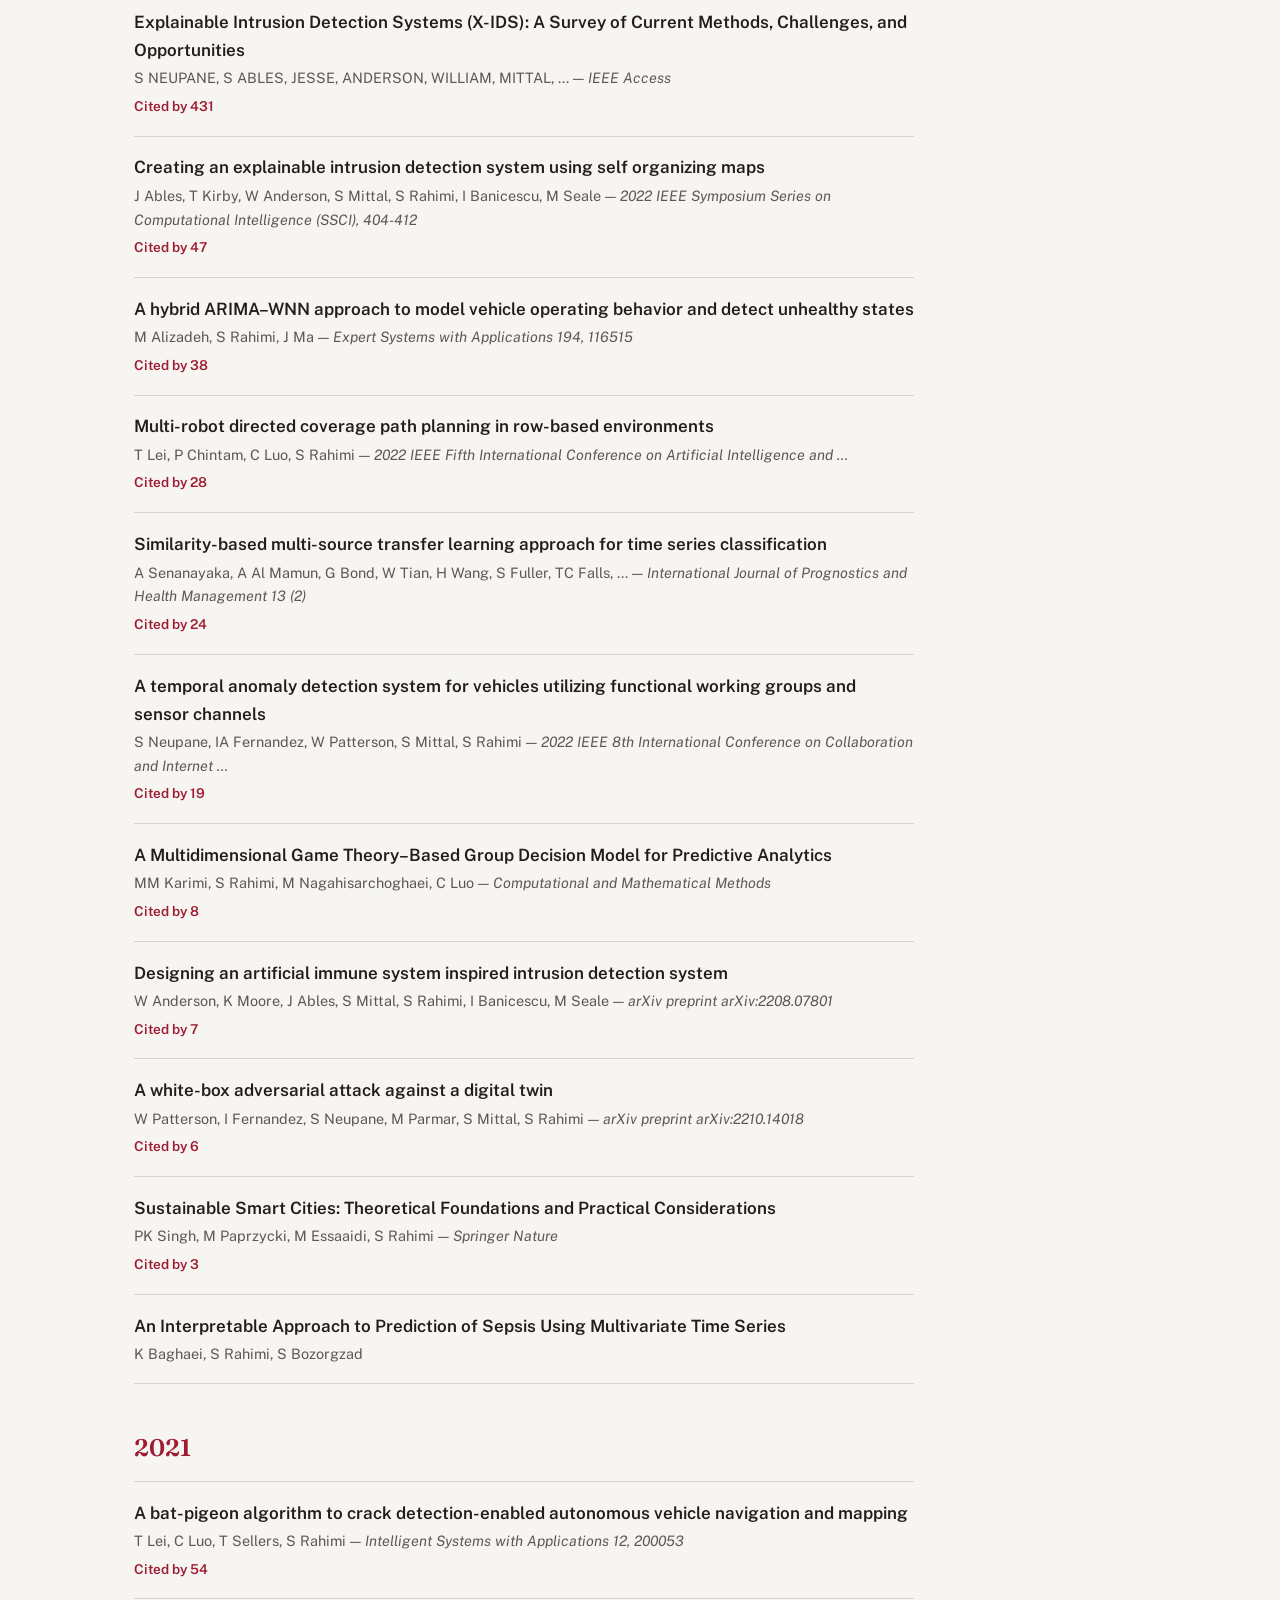
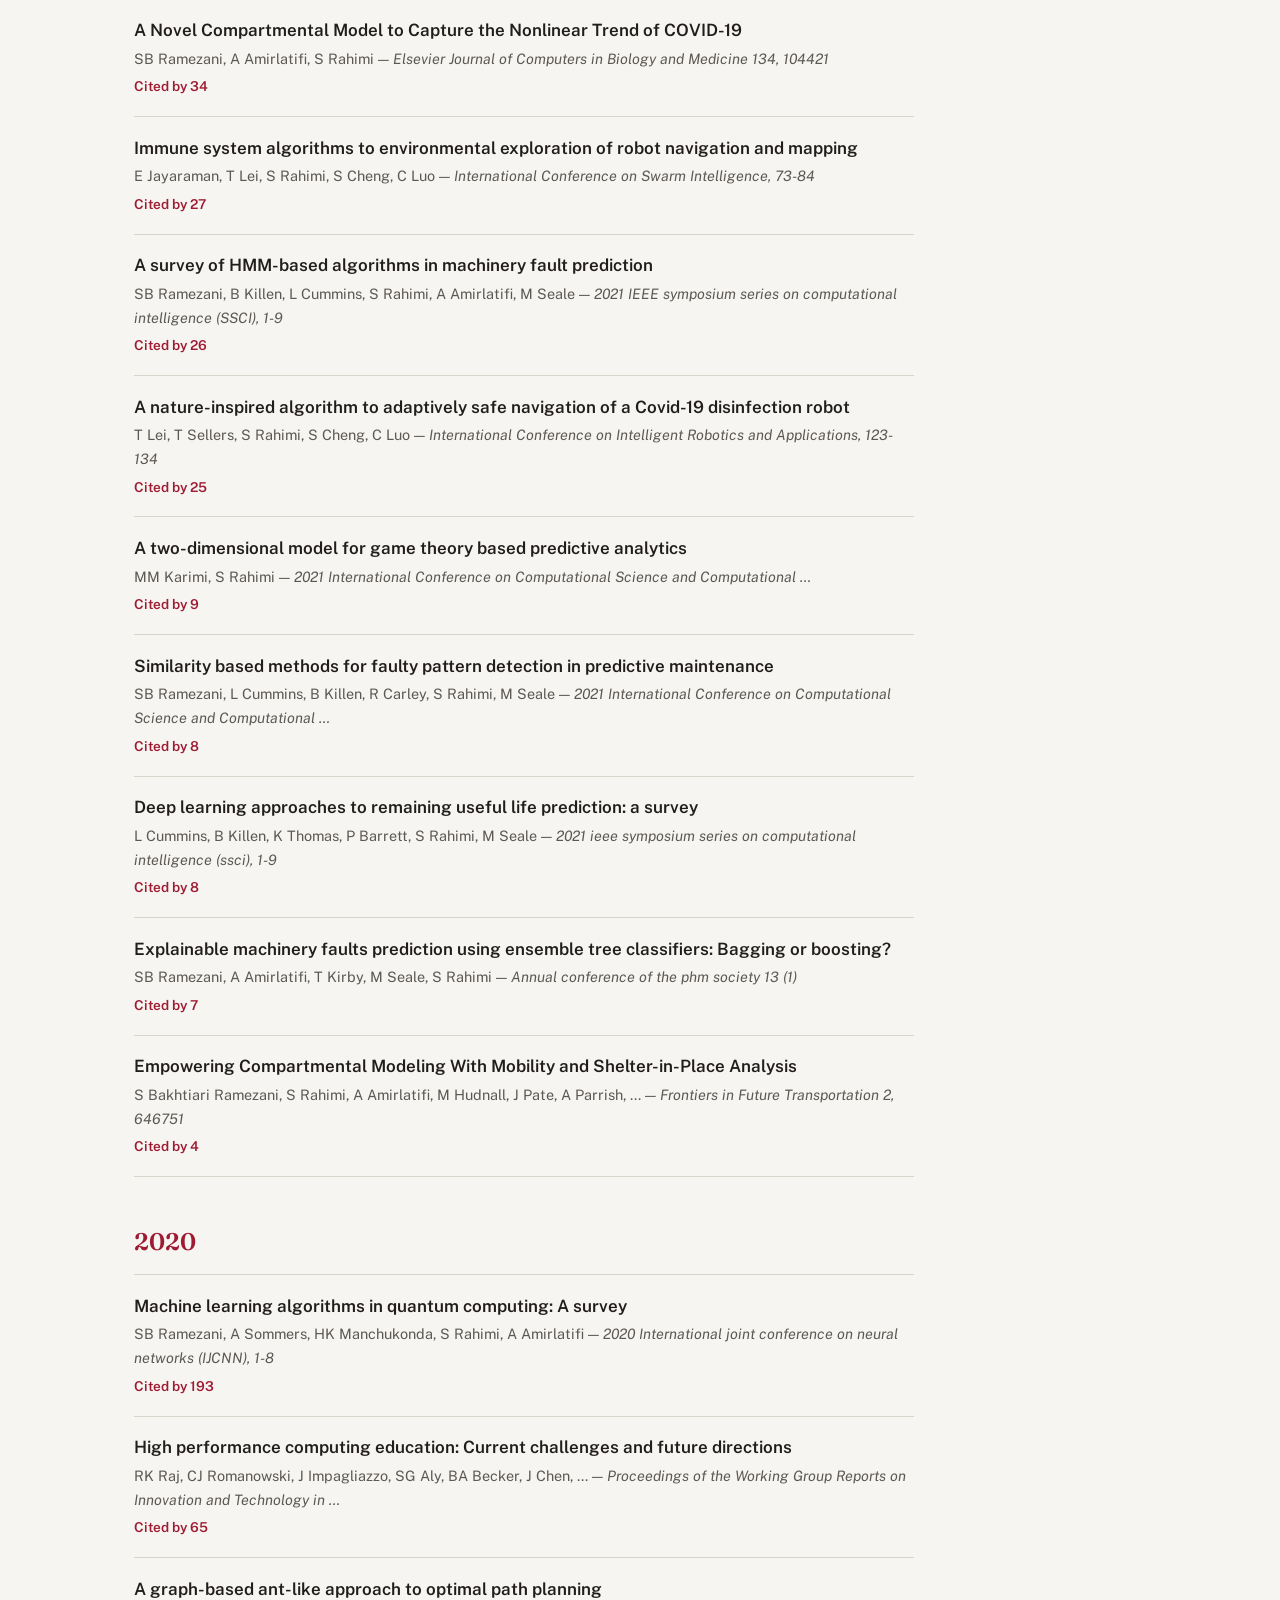
<file: publications.html>
<!DOCTYPE html>
<html lang="en">
<head>
<meta charset="utf-8">
<meta name="viewport" content="width=device-width, initial-scale=1">
<title>Publications — Shahram Rahimi, Ph.D.</title>
<meta name="description" content="Peer-reviewed publications by Shahram Rahimi: journal articles, conference papers, and book chapters in artificial intelligence, computational intelligence, and predictive analytics.">
<link rel="preconnect" href="https://fonts.googleapis.com">
<link rel="preconnect" href="https://fonts.gstatic.com" crossorigin>
<link href="https://fonts.googleapis.com/css2?family=Fraunces:opsz,wght@9..144,400;9..144,560;9..144,600&family=Public+Sans:wght@400;600&display=swap" rel="stylesheet">
<link rel="stylesheet" href="assets/style.css">
<link rel="icon" href="data:image/svg+xml,<svg xmlns='http://www.w3.org/2000/svg' viewBox='0 0 100 100'><text y='.9em' font-size='90' font-family='Georgia'>R</text></svg>">
</head>
<body>

<nav class="site-nav" aria-label="Main">
  <div class="wrap">
    <a class="nav-name" href="index.html">Shahram Rahimi</a>
    <ul class="nav-links">
      <li><a href="index.html#about">About</a></li>
      <li><a href="index.html#research">Research</a></li>
      <li><a href="publications.html">Publications</a></li>
      <li><a href="index.html#lab">Lab</a></li>
      <li><a href="index.html#service">Service</a></li>
      <li><a href="index.html#contact">Contact</a></li>
    </ul>
  </div>
</nav>

<header class="page-head">
  <div class="wrap">
    <h1>Publications</h1>
    <p>Peer-reviewed journal articles, conference papers, and book chapters — more than 300 in
    total, organized below from
    <a href="https://scholar.google.com/citations?user=cRqh6lwAAAAJ&amp;hl=en" rel="noopener" style="color:#e8b7c0">Google Scholar</a>.</p>
    <div class="scholar-panel">
      <div class="scholar-metric"><b>4,950</b><span>citations</span><em>3,412 since 2021</em></div>
      <div class="scholar-metric"><b>34</b><span>h-index</span><em>27 since 2021</em></div>
      <div class="scholar-metric"><b>99</b><span>i10-index</span><em>60 since 2021</em></div>
      <p class="scholar-note">Metrics from Google Scholar, November 2026 —
        <a href="https://scholar.google.com/citations?user=cRqh6lwAAAAJ&amp;hl=en" rel="noopener">view the live profile</a> for current figures.</p>
    </div>
  </div>
</header>

<main class="wrap">

<section class="year-group" id="archive">
  <h2 style="color:var(--ink)">Chronological archive</h2>
  <p style="max-width:66ch;color:var(--slate);font-size:0.95rem">Selected publications by year,
  2010 to present. The complete record is on
  <a href="https://scholar.google.com/citations?user=cRqh6lwAAAAJ&amp;hl=en" rel="noopener">Google Scholar</a>;
  an earlier list is also maintained on the
  <a href="https://sites.google.com/view/shahramrahimi/publications" rel="noopener">previous website</a>.</p>
</section>

<nav class="year-nav" aria-label="Jump to year">
  <a href="#y2026">2026</a><a href="#y2025">2025</a><a href="#y2024">2024</a>
  <a href="#y2023">2023</a><a href="#y2022">2022</a><a href="#y2021">2021</a>
  <a href="#y2020">2020</a><a href="#y2019">2019</a><a href="#y2018">2018</a>
  <a href="#y2017">2017</a><a href="#y2016">2016</a><a href="#y2015">2015</a>
  <a href="#y2014">2014</a><a href="#y2013">2013</a><a href="#y2012">2012</a>
  <a href="#y2011">2011</a><a href="#y2010">2010</a>
</nav>

<section class="year-group" id="y2026">
  <h2>2026</h2>
  <ul class="pub-list">
    <li><a class="pub-title" href="https://scholar.google.com/citations?view_op=view_citation&amp;hl=en&amp;user=cRqh6lwAAAAJ&amp;citation_for_view=cRqh6lwAAAAJ:w1MjKQ0l0TYC" rel="noopener">AgenticCyOps: Securing Multi-Agentic AI Integration in Enterprise Cyber Operations</a>
      <span class="pub-meta">S Mitra, R Patel, S Mittal, MR Rahman, S Rahimi &mdash; <i>arXiv preprint arXiv:2603.09134</i></span>
      <span class="cites"><a href="https://scholar.google.com/citations?view_op=view_citation&amp;hl=en&amp;user=cRqh6lwAAAAJ&amp;citation_for_view=cRqh6lwAAAAJ:w1MjKQ0l0TYC" rel="noopener">Cited by 14</a></span></li>
    <li><a class="pub-title" href="https://scholar.google.com/citations?view_op=view_citation&amp;hl=en&amp;user=cRqh6lwAAAAJ&amp;citation_for_view=cRqh6lwAAAAJ:MAUkC_7iAq8C" rel="noopener">Towards neurocognitive-inspired intelligence: From AI’s structural mimicry to human-like functional cognition</a>
      <span class="pub-meta">NA Golilarz, HS Al Khatib, S Rahimi &mdash; <i>IEEE Access</i></span>
      <span class="cites"><a href="https://scholar.google.com/citations?view_op=view_citation&amp;hl=en&amp;user=cRqh6lwAAAAJ&amp;citation_for_view=cRqh6lwAAAAJ:MAUkC_7iAq8C" rel="noopener">Cited by 11</a></span></li>
    <li><a class="pub-title" href="https://scholar.google.com/citations?view_op=view_citation&amp;hl=en&amp;user=cRqh6lwAAAAJ&amp;citation_for_view=cRqh6lwAAAAJ:5bg8sr1QxYwC" rel="noopener">Towards Secure MLOps: Surveying Attacks, Mitigation Strategies, and Research Challenges</a>
      <span class="pub-meta">R Patel, H Tripathi, J Stone, N Amiri Golilarz, S Mittal, S Rahimi, ... &mdash; <i>ACM Transactions on AI Security and Privacy</i></span>
      <span class="cites"><a href="https://scholar.google.com/citations?view_op=view_citation&amp;hl=en&amp;user=cRqh6lwAAAAJ&amp;citation_for_view=cRqh6lwAAAAJ:5bg8sr1QxYwC" rel="noopener">Cited by 8</a></span></li>
    <li><a class="pub-title" href="https://scholar.google.com/citations?view_op=view_citation&amp;hl=en&amp;user=cRqh6lwAAAAJ&amp;citation_for_view=cRqh6lwAAAAJ:1Ye0OR6EYb4C" rel="noopener">Learning in focus: detecting behavioral and collaborative engagement using vision transformers</a>
      <span class="pub-meta">S Penchala, SR Kontham, P Bhattacharjee, N PMahmoodi, D Fonseca, ... &mdash; <i>International Congress on Information and Communication Technology, 332-346</i></span>
      <span class="cites"><a href="https://scholar.google.com/citations?view_op=view_citation&amp;hl=en&amp;user=cRqh6lwAAAAJ&amp;citation_for_view=cRqh6lwAAAAJ:1Ye0OR6EYb4C" rel="noopener">Cited by 7</a></span></li>
    <li><a class="pub-title" href="https://scholar.google.com/citations?view_op=view_citation&amp;hl=en&amp;user=cRqh6lwAAAAJ&amp;citation_for_view=cRqh6lwAAAAJ:mUJArPsKIAAC" rel="noopener">A HIPAA-Compliant Architecture for Agentic Clinical AI Systems</a>
      <span class="pub-meta">H Tripathi, S Neupane, S Mittal, S Rahimi, V Gupta &mdash; <i>Proceedings of the ACM Conference on AI and Agentic Systems, 738-754</i></span>
      <span class="cites"><a href="https://scholar.google.com/citations?view_op=view_citation&amp;hl=en&amp;user=cRqh6lwAAAAJ&amp;citation_for_view=cRqh6lwAAAAJ:mUJArPsKIAAC" rel="noopener">Cited by 6</a></span></li>
    <li><a class="pub-title" href="https://scholar.google.com/citations?view_op=view_citation&amp;hl=en&amp;user=cRqh6lwAAAAJ&amp;citation_for_view=cRqh6lwAAAAJ:PyEswDtIyv0C" rel="noopener">Bridging the gap: Toward cognitive autonomy in artificial intelligence</a>
      <span class="pub-meta">NA Golilarz, S Penchala, S Rahimi &mdash; <i>International Congress on Information and Communication Technology, 217-228</i></span>
      <span class="cites"><a href="https://scholar.google.com/citations?view_op=view_citation&amp;hl=en&amp;user=cRqh6lwAAAAJ&amp;citation_for_view=cRqh6lwAAAAJ:PyEswDtIyv0C" rel="noopener">Cited by 6</a></span></li>
    <li><a class="pub-title" href="https://scholar.google.com/citations?view_op=view_citation&amp;hl=en&amp;user=cRqh6lwAAAAJ&amp;citation_for_view=cRqh6lwAAAAJ:BrOSOlqYqPUC" rel="noopener">Agentra: A Supervisable Multi-Agent Framework for Enterprise Intrusion Response</a>
      <span class="pub-meta">R Patel, S Mitra, M Guida, S Iannucci, S Mittal, S Rahimi &mdash; <i>2026 25th International Conference on Machine Learning and Applications …</i></span>
      <span class="cites"><a href="https://scholar.google.com/citations?view_op=view_citation&amp;hl=en&amp;user=cRqh6lwAAAAJ&amp;citation_for_view=cRqh6lwAAAAJ:BrOSOlqYqPUC" rel="noopener">Cited by 3</a></span></li>
    <li><a class="pub-title" href="https://scholar.google.com/citations?view_op=view_citation&amp;hl=en&amp;user=cRqh6lwAAAAJ&amp;citation_for_view=cRqh6lwAAAAJ:An6A6Jpfc1oC" rel="noopener">Cognitive Firewall: A Proactive, Zero-Trust, Multi-Gate Framework for LLM Safety</a>
      <span class="pub-meta">M Guida, R Shikhhamzayev, S Penchala, S Iannucci, J Li, S Rahimi, ... &mdash; <i>arXiv preprint arXiv:2607.01277</i></span>
      <span class="cites"><a href="https://scholar.google.com/citations?view_op=view_citation&amp;hl=en&amp;user=cRqh6lwAAAAJ&amp;citation_for_view=cRqh6lwAAAAJ:An6A6Jpfc1oC" rel="noopener">Cited by 2</a></span></li>
    <li><a class="pub-title" href="https://scholar.google.com/citations?view_op=view_citation&amp;hl=en&amp;user=cRqh6lwAAAAJ&amp;citation_for_view=cRqh6lwAAAAJ:kF1pexMAQbMC" rel="noopener">On the Evaluation of Spiking Neural Network Configurations for Network Intrusion Detection</a>
      <span class="pub-meta">R Patel, D Amebley, T Akinrele, S Mitra, S Dibbo, S Rahimi &mdash; <i>arXiv preprint arXiv:2606.01442</i></span>
      <span class="cites"><a href="https://scholar.google.com/citations?view_op=view_citation&amp;hl=en&amp;user=cRqh6lwAAAAJ&amp;citation_for_view=cRqh6lwAAAAJ:kF1pexMAQbMC" rel="noopener">Cited by 2</a></span></li>
    <li><a class="pub-title" href="https://scholar.google.com/citations?view_op=view_citation&amp;hl=en&amp;user=cRqh6lwAAAAJ&amp;citation_for_view=cRqh6lwAAAAJ:rbm3iO8VlycC" rel="noopener">Staying on the Attractor: Supervising Neural Surrogates of 3D Turbulence Where They Leave It</a>
      <span class="pub-meta">Y Dai, S Mitra, R Patel, Y Sun, S Chen, J Gong, S Mittal, S Rahimi, X Jia, ... &mdash; <i>arXiv preprint arXiv:2609.32864</i></span>
      <span class="cites"><a href="https://scholar.google.com/citations?view_op=view_citation&amp;hl=en&amp;user=cRqh6lwAAAAJ&amp;citation_for_view=cRqh6lwAAAAJ:rbm3iO8VlycC" rel="noopener">Cited by 1</a></span></li>
    <li><a class="pub-title" href="https://scholar.google.com/citations?view_op=view_citation&amp;hl=en&amp;user=cRqh6lwAAAAJ&amp;citation_for_view=cRqh6lwAAAAJ:raTqNPD5sRQC" rel="noopener">From Protocol to Practice: Graded Sepsis Bundle Compliance and Actionable Insights from Real-World ICU Data</a>
      <span class="pub-meta">H Tripathi, K Roy, S Rahimi, S Neupane, S Bozorgzad &mdash; <i>medRxiv, 2026.04. 23.26351412</i></span>
      <span class="cites"><a href="https://scholar.google.com/citations?view_op=view_citation&amp;hl=en&amp;user=cRqh6lwAAAAJ&amp;citation_for_view=cRqh6lwAAAAJ:raTqNPD5sRQC" rel="noopener">Cited by 1</a></span></li>
    <li><a class="pub-title" href="https://scholar.google.com/citations?view_op=view_citation&amp;hl=en&amp;user=cRqh6lwAAAAJ&amp;citation_for_view=cRqh6lwAAAAJ:-jrNzM816MMC" rel="noopener">One Patch Is All You Need: Joint Surface Material Reconstruction and Classification from Minimal Visual Cues</a>
      <span class="pub-meta">S Penchala, G Money, G Marques, S Wood, J Kirschman, T Atkison, ... &mdash; <i>Sensors 26 (7), 2083</i></span>
      <span class="cites"><a href="https://scholar.google.com/citations?view_op=view_citation&amp;hl=en&amp;user=cRqh6lwAAAAJ&amp;citation_for_view=cRqh6lwAAAAJ:-jrNzM816MMC" rel="noopener">Cited by 1</a></span></li>
    <li><a class="pub-title" href="https://scholar.google.com/citations?view_op=view_citation&amp;hl=en&amp;user=cRqh6lwAAAAJ&amp;citation_for_view=cRqh6lwAAAAJ:ziOE8S1-AIUC" rel="noopener">ACE-TA: An Agentic Teaching Assistant for Grounded Q&amp;A, Quiz Generation, and Code Tutoring</a>
      <span class="pub-meta">H Tripathi, C Crowell, K Newlin, S Neupane, S Rahimi, J Keith &mdash; <i>arXiv preprint arXiv:2604.09572</i></span>
      <span class="cites"><a href="https://scholar.google.com/citations?view_op=view_citation&amp;hl=en&amp;user=cRqh6lwAAAAJ&amp;citation_for_view=cRqh6lwAAAAJ:ziOE8S1-AIUC" rel="noopener">Cited by 1</a></span></li>
    <li><a class="pub-title" href="https://scholar.google.com/citations?view_op=view_citation&amp;hl=en&amp;user=cRqh6lwAAAAJ&amp;citation_for_view=cRqh6lwAAAAJ:kWvqk_afx_IC" rel="noopener">R-GAT: cancer document classification leveraging graph-based residual network for scenarios with limited data: E. Hossain et al.</a>
      <span class="pub-meta">E Hossain, T Nuzhat, S Masum, S Rahimi, NA Golilarz &mdash; <i>Nature - Scientific Reports 16 (1), 6582</i></span>
      <span class="cites"><a href="https://scholar.google.com/citations?view_op=view_citation&amp;hl=en&amp;user=cRqh6lwAAAAJ&amp;citation_for_view=cRqh6lwAAAAJ:kWvqk_afx_IC" rel="noopener">Cited by 1</a></span></li>
    <li><a class="pub-title" href="https://scholar.google.com/citations?view_op=view_citation&amp;hl=en&amp;user=cRqh6lwAAAAJ&amp;citation_for_view=cRqh6lwAAAAJ:U_HPUtbDl20C" rel="noopener">Assembly to quantum compiler</a>
      <span class="pub-meta">A Haverly, S Rahimi, MA Novotny &mdash; <i>arXiv preprint arXiv:2601.07706</i></span>
      <span class="cites"><a href="https://scholar.google.com/citations?view_op=view_citation&amp;hl=en&amp;user=cRqh6lwAAAAJ&amp;citation_for_view=cRqh6lwAAAAJ:U_HPUtbDl20C" rel="noopener">Cited by 1</a></span></li>
    <li><a class="pub-title" href="https://scholar.google.com/citations?view_op=view_citation&amp;hl=en&amp;user=cRqh6lwAAAAJ&amp;citation_for_view=cRqh6lwAAAAJ:WAzi4Gm8nLoC" rel="noopener">An Exploratory Study of Agentic Retrieval Augmented Generation for Mental Health Oriented Language Models</a>
      <span class="pub-meta">K Pham, J Li, HS Al Khatib, S Rahimi, NA Golilarz, A Perkins</span>
      <span class="cites"><a href="https://scholar.google.com/citations?view_op=view_citation&amp;hl=en&amp;user=cRqh6lwAAAAJ&amp;citation_for_view=cRqh6lwAAAAJ:WAzi4Gm8nLoC" rel="noopener">Cited by 1</a></span></li>
    <li><a class="pub-title" href="https://scholar.google.com/citations?view_op=view_citation&amp;hl=en&amp;user=cRqh6lwAAAAJ&amp;citation_for_view=cRqh6lwAAAAJ:sA9dB-pw3HoC" rel="noopener">FORESEE-MS: Toward Prospective Spatial Forecasting of Future Multiple Sclerosis Lesions from Baseline FLAIR MRI</a>
      <span class="pub-meta">MA Aghdam, S Mittal, NA Golilarz, S Rahimi &mdash; <i>arXiv preprint arXiv:2610.36428</i></span></li>
    <li><a class="pub-title" href="https://scholar.google.com/citations?view_op=view_citation&amp;hl=en&amp;user=cRqh6lwAAAAJ&amp;citation_for_view=cRqh6lwAAAAJ:k_7cPK9k7w8C" rel="noopener">Where Rules End and Judges Begin: Measuring the Judgment Boundary in Multi-Agent Systems Security</a>
      <span class="pub-meta">S Mitra, R Patel, S Neupane, S Mittal, MR Rahman, S Rahimi &mdash; <i>arXiv preprint arXiv:2610.07657</i></span></li>
    <li><a class="pub-title" href="https://scholar.google.com/citations?view_op=view_citation&amp;hl=en&amp;user=cRqh6lwAAAAJ&amp;citation_for_view=cRqh6lwAAAAJ:UmS_249rOGwC" rel="noopener">Artificial Intelligence Agents: A Structural Review of Frameworks, Core Components, and Open Challenges</a>
      <span class="pub-meta">J Li, NA Golilarz, S Rahimi &mdash; <i>2026 25th International Conference on Machine Learning and Applications …</i></span></li>
    <li><a class="pub-title" href="https://scholar.google.com/citations?view_op=view_citation&amp;hl=en&amp;user=cRqh6lwAAAAJ&amp;citation_for_view=cRqh6lwAAAAJ:SIv7DqKytYAC" rel="noopener">A GraphRAG Framework for Grounded Reasoning and Safer Mental Health QA</a>
      <span class="pub-meta">K Pham, J Li, S Rahimi, NA Golilarz, A Perkins &mdash; <i>2026 25th International Conference on Machine Learning and Applications …</i></span></li>
    <li><a class="pub-title" href="https://scholar.google.com/citations?view_op=view_citation&amp;hl=en&amp;user=cRqh6lwAAAAJ&amp;citation_for_view=cRqh6lwAAAAJ:UuEBAcK4md4C" rel="noopener">Can LLMs Reason Over Long Horizons? An Empirical Evaluation of Context Strategies for Longitudinal Clinical Reasoning</a>
      <span class="pub-meta">T Akinrele, NA Golilarz, S Neupane, S Mittal, S Rahimi &mdash; <i>arXiv preprint arXiv:2610.00562</i></span></li>
    <li><a class="pub-title" href="https://scholar.google.com/citations?view_op=view_citation&amp;hl=en&amp;user=cRqh6lwAAAAJ&amp;citation_for_view=cRqh6lwAAAAJ:zGdJYJv2LkUC" rel="noopener">Can We Anticipate Violence? Multimodal Learning from Pre-Incident Behavioral Cues</a>
      <span class="pub-meta">S Penchala, MY Mujawar, NA Golilarz, S Mittal, S Rahimi &mdash; <i>arXiv preprint arXiv:2609.40014</i></span></li>
    <li><a class="pub-title" href="https://scholar.google.com/citations?view_op=view_citation&amp;hl=en&amp;user=cRqh6lwAAAAJ&amp;citation_for_view=cRqh6lwAAAAJ:JTqpx9DYBaYC" rel="noopener">A Systematic, Taxonomy-Guided Survey of Predictive Maintenance in Robotic Systems: Fault Detection, Diagnosis, Prognosis, and Fault-Tolerant Control</a>
      <span class="pub-meta">N Pillai, L Cummins, S Mittal, NA Golilarz, S Rahimi, A Perkins &mdash; <i>Preprints</i></span></li>
    <li><a class="pub-title" href="https://scholar.google.com/citations?view_op=view_citation&amp;hl=en&amp;user=cRqh6lwAAAAJ&amp;citation_for_view=cRqh6lwAAAAJ:jSAVyFp_754C" rel="noopener">CMDO: A Cognitive Memory-Driven Optimization Algorithm for Adaptive Population-Based Search</a>
      <span class="pub-meta">MY Mujawar, S Rahimi, NA Golilarz &mdash; <i>arXiv preprint arXiv:2609.35657</i></span></li>
    <li><a class="pub-title" href="https://scholar.google.com/citations?view_op=view_citation&amp;hl=en&amp;user=cRqh6lwAAAAJ&amp;citation_for_view=cRqh6lwAAAAJ:DrR-2ekChdkC" rel="noopener">Evaluating the NIST Bugs Framework Against CWE as a Successor for Automated Vulnerability Classification</a>
      <span class="pub-meta">MN Hoque, S Mitra, S Neupane, S Mittal, S Rahimi &mdash; <i>arXiv preprint arXiv:2609.16433</i></span></li>
    <li><a class="pub-title" href="https://scholar.google.com/citations?view_op=view_citation&amp;hl=en&amp;user=cRqh6lwAAAAJ&amp;citation_for_view=cRqh6lwAAAAJ:SnGPuo6Feq8C" rel="noopener">ChildGaze: A Benchmark Dataset for Collaborative Behavior Understanding in Children</a>
      <span class="pub-meta">S Penchala, SR Kontham, P Bhattacharjee, SN Mahmoodi, D Fonseca, ... &mdash; <i>arXiv preprint arXiv:2609.06353</i></span></li>
    <li><a class="pub-title" href="https://scholar.google.com/citations?view_op=view_citation&amp;hl=en&amp;user=cRqh6lwAAAAJ&amp;citation_for_view=cRqh6lwAAAAJ:69ZgNCALVd0C" rel="noopener">DARP: A Calibrated Dual-Arm RGB-D-IR Dataset for Multi-View Robotic Perception</a>
      <span class="pub-meta">M Kansana, MY Mujawar, S Mittal, S Rahimi, NA Golilarz &mdash; <i>arXiv preprint arXiv:2608.31002</i></span></li>
    <li><a class="pub-title" href="https://scholar.google.com/citations?view_op=view_citation&amp;hl=en&amp;user=cRqh6lwAAAAJ&amp;citation_for_view=cRqh6lwAAAAJ:mWEH9CqjF64C" rel="noopener">Gated Activation Steering for Reducing Sycophancy &amp; Hallucination in Medical Question Answering</a>
      <span class="pub-meta">H Tripathi, S Neupane, S Mitra, S Mittal, NA Golilarz, S Rahimi &mdash; <i>arXiv preprint arXiv:2608.23666</i></span></li>
    <li><a class="pub-title" href="https://scholar.google.com/citations?view_op=view_citation&amp;hl=en&amp;user=cRqh6lwAAAAJ&amp;citation_for_view=cRqh6lwAAAAJ:EPG8bYD4jVwC" rel="noopener">Agentic AI for Cyber Defense: A Survey of Failure Modes, Applications, and Research Opportunities</a>
      <span class="pub-meta">S Mitra, R Patel, S Mittal, MR Rahman, S Rahimi &mdash; <i>Preprints</i></span></li>
    <li><a class="pub-title" href="https://scholar.google.com/citations?view_op=view_citation&amp;hl=en&amp;user=cRqh6lwAAAAJ&amp;citation_for_view=cRqh6lwAAAAJ:LXmCCkuhhTsC" rel="noopener">How Compliant is Sepsis Treatment? An Expert-Guided Neuro-symbolic Pipeline for Generating Clinical Compliance Insights</a>
      <span class="pub-meta">H Tripathi, K Roy, S Neupane, S Rahimi &mdash; <i>arXiv preprint arXiv:2608.13617</i></span></li>
    <li><a class="pub-title" href="https://scholar.google.com/citations?view_op=view_citation&amp;hl=en&amp;user=cRqh6lwAAAAJ&amp;citation_for_view=cRqh6lwAAAAJ:pS0ncopqnHgC" rel="noopener">A Taxonomy of Cognitive Capability Gaps in Generative and Agentic AI</a>
      <span class="pub-meta">T Akinrele, S Penchala, NA Golilarz, S Mittal, S Rahimi &mdash; <i>arXiv preprint arXiv:2608.02553</i></span></li>
    <li><a class="pub-title" href="https://scholar.google.com/citations?view_op=view_citation&amp;hl=en&amp;user=cRqh6lwAAAAJ&amp;citation_for_view=cRqh6lwAAAAJ:SGW5VrABaM0C" rel="noopener">Find Before You Fine-Tune: A Diagnostic Study of Small LLMs for Cybersecurity QA</a>
      <span class="pub-meta">S Mitra, S Neupane, T Chakraborty, H Tripathi, S Mittal, A Piplai, S Rahimi &mdash; <i>arXiv preprint arXiv:2607.18725</i></span></li>
    <li><a class="pub-title" href="https://scholar.google.com/citations?view_op=view_citation&amp;hl=en&amp;user=cRqh6lwAAAAJ&amp;citation_for_view=cRqh6lwAAAAJ:rTD5ala9j4wC" rel="noopener">Improving Academic Student Success: Using AI Chatbots as Virtual Teaching Assistants in Petroleum Engineering</a>
      <span class="pub-meta">JM Keith, H TRIPATHI, CE Crowell, S Rahimi &mdash; <i>2026 ASEE Annual Conference &amp; Exposition</i></span></li>
    <li><a class="pub-title" href="https://scholar.google.com/citations?view_op=view_citation&amp;hl=en&amp;user=cRqh6lwAAAAJ&amp;citation_for_view=cRqh6lwAAAAJ:kzcSZmkxUKAC" rel="noopener">Evaluating Transformer and LSTM Frameworks for Prediction in Ungauged Basins</a>
      <span class="pub-meta">T Akinrele, J Halgren, NA Golilarz, S Mittal, S Rahimi &mdash; <i>arXiv preprint arXiv:2606.02791</i></span></li>
    <li><a class="pub-title" href="https://scholar.google.com/citations?view_op=view_citation&amp;hl=en&amp;user=cRqh6lwAAAAJ&amp;citation_for_view=cRqh6lwAAAAJ:sszUF3NjhM4C" rel="noopener">AI Identification: An Integrated Framework for Sustainable Governance in Digital Enterprises</a>
      <span class="pub-meta">DK Gao, J Chen, S Rahimi &mdash; <i>Sustainability 18 (4), 175</i></span></li>
    <li><a class="pub-title" href="https://scholar.google.com/citations?view_op=view_citation&amp;hl=en&amp;user=cRqh6lwAAAAJ&amp;citation_for_view=cRqh6lwAAAAJ:ce2CqMG-AY4C" rel="noopener">Signature Extraction Using Self-Supervised Motif Discovery</a>
      <span class="pub-meta">SB Ramezani, A Amirlatifi, S Rahimi, M Seale &mdash; <i>US Patent App. 19/279,13</i></span></li>
    <li><a class="pub-title" href="https://scholar.google.com/citations?view_op=view_citation&amp;hl=en&amp;user=cRqh6lwAAAAJ&amp;citation_for_view=cRqh6lwAAAAJ:silx2ntsSuwC" rel="noopener">Toward Neurocognitive Intelligence for Assistive Humanoid Robots in Geriatric Care</a>
      <span class="pub-meta">NA Golilarz, J Li, S Rahimi, A Perkins &mdash; <i>Annals of Computer Science and Information Systems 48, 57-64</i></span></li>
  </ul>
</section>

<section class="year-group" id="y2025">
  <h2>2025</h2>
  <ul class="pub-list">
    <li><a class="pub-title" href="https://scholar.google.com/citations?view_op=view_citation&amp;hl=en&amp;user=cRqh6lwAAAAJ&amp;citation_for_view=cRqh6lwAAAAJ:1yWc8FF-_SYC" rel="noopener">Towards a hipaa compliant agentic ai system in healthcare</a>
      <span class="pub-meta">S Neupane, S Mittal, S Rahimi &mdash; <i>arXiv preprint arXiv:2504.17669</i></span>
      <span class="cites"><a href="https://scholar.google.com/citations?view_op=view_citation&amp;hl=en&amp;user=cRqh6lwAAAAJ&amp;citation_for_view=cRqh6lwAAAAJ:1yWc8FF-_SYC" rel="noopener">Cited by 44</a></span></li>
    <li><a class="pub-title" href="https://scholar.google.com/citations?view_op=view_citation&amp;hl=en&amp;user=cRqh6lwAAAAJ&amp;citation_for_view=cRqh6lwAAAAJ:otzGkya1bYkC" rel="noopener">Medinsight: A multi-source context augmentation framework for generating patient-centric medical responses using large language models</a>
      <span class="pub-meta">S Neupane, S Mitra, S Mittal, M Gaur, NA Golilarz, S Rahimi, A Amirlatifi &mdash; <i>ACM Transactions on Computing for Healthcare 6 (2), 1-19</i></span>
      <span class="cites"><a href="https://scholar.google.com/citations?view_op=view_citation&amp;hl=en&amp;user=cRqh6lwAAAAJ&amp;citation_for_view=cRqh6lwAAAAJ:otzGkya1bYkC" rel="noopener">Cited by 43</a></span></li>
    <li><a class="pub-title" href="https://scholar.google.com/citations?view_op=view_citation&amp;hl=en&amp;user=cRqh6lwAAAAJ&amp;citation_for_view=cRqh6lwAAAAJ:XUvXOeBm_78C" rel="noopener">RAAD-LLM: Adaptive anomaly detection using LLMs and RAG integration</a>
      <span class="pub-meta">A Russell-Gilbert &mdash; <i>Mississippi State University</i></span>
      <span class="cites"><a href="https://scholar.google.com/citations?view_op=view_citation&amp;hl=en&amp;user=cRqh6lwAAAAJ&amp;citation_for_view=cRqh6lwAAAAJ:XUvXOeBm_78C" rel="noopener">Cited by 31</a></span></li>
    <li><a class="pub-title" href="https://scholar.google.com/citations?view_op=view_citation&amp;hl=en&amp;user=cRqh6lwAAAAJ&amp;citation_for_view=cRqh6lwAAAAJ:KaMxkj08jr0C" rel="noopener">FALCON: Autonomous cyber threat intelligence mining with LLMs for IDS rule generation</a>
      <span class="pub-meta">S Mitra, A Bazarov, M Duclos, S Mittal, A Piplai, M Rayhanur Rahman, ... &mdash; <i>arXiv e-prints, arXiv: 2508.18684</i></span>
      <span class="cites"><a href="https://scholar.google.com/citations?view_op=view_citation&amp;hl=en&amp;user=cRqh6lwAAAAJ&amp;citation_for_view=cRqh6lwAAAAJ:KaMxkj08jr0C" rel="noopener">Cited by 25</a></span></li>
    <li><a class="pub-title" href="https://scholar.google.com/citations?view_op=view_citation&amp;hl=en&amp;user=cRqh6lwAAAAJ&amp;citation_for_view=cRqh6lwAAAAJ:hsZV8lGYWTMC" rel="noopener">Navigating mlops: Insights into maturity, lifecycle, tools, and careers</a>
      <span class="pub-meta">J Stone, R Patel, F Ghiasi, S Mittal, S Rahimi &mdash; <i>2025 IEEE Conference on Artificial Intelligence (CAI), 643-65</i></span>
      <span class="cites"><a href="https://scholar.google.com/citations?view_op=view_citation&amp;hl=en&amp;user=cRqh6lwAAAAJ&amp;citation_for_view=cRqh6lwAAAAJ:hsZV8lGYWTMC" rel="noopener">Cited by 25</a></span></li>
    <li><a class="pub-title" href="https://scholar.google.com/citations?view_op=view_citation&amp;hl=en&amp;user=cRqh6lwAAAAJ&amp;citation_for_view=cRqh6lwAAAAJ:WC9gN4BGCRcC" rel="noopener">Towards secure mlops: Surveying attacks, mitigation strategies, and research challenges</a>
      <span class="pub-meta">R Patel, H Tripathi, J Stone, NA Golilarz, S Mittal, S Rahimi, V Chaudhary &mdash; <i>arXiv preprint arXiv:2506.02032</i></span>
      <span class="cites"><a href="https://scholar.google.com/citations?view_op=view_citation&amp;hl=en&amp;user=cRqh6lwAAAAJ&amp;citation_for_view=cRqh6lwAAAAJ:WC9gN4BGCRcC" rel="noopener">Cited by 14</a></span></li>
    <li><a class="pub-title" href="https://scholar.google.com/citations?view_op=view_citation&amp;hl=en&amp;user=cRqh6lwAAAAJ&amp;citation_for_view=cRqh6lwAAAAJ:gVv57TyPmFsC" rel="noopener">Twinexplainer: Explaining predictions of an automotive digital twin</a>
      <span class="pub-meta">S Neupane, S Mitra, IA Fernandez, S Mittal, S Rahimi &mdash; <i>2025 IEEE Conference on Artificial Intelligence (CAI), 1070-1077</i></span>
      <span class="cites"><a href="https://scholar.google.com/citations?view_op=view_citation&amp;hl=en&amp;user=cRqh6lwAAAAJ&amp;citation_for_view=cRqh6lwAAAAJ:gVv57TyPmFsC" rel="noopener">Cited by 13</a></span></li>
    <li><a class="pub-title" href="https://scholar.google.com/citations?view_op=view_citation&amp;hl=en&amp;user=cRqh6lwAAAAJ&amp;citation_for_view=cRqh6lwAAAAJ:Br1UauaknNIC" rel="noopener">From patient consultations to graphs: Leveraging llms for patient journey knowledge graph construction</a>
      <span class="pub-meta">HS Al Khatib, S Mittal, S Rahimi, N Marhamati, S Bozorgzad &mdash; <i>2025 IEEE Conference on Artificial Intelligence (CAI), 410-415</i></span>
      <span class="cites"><a href="https://scholar.google.com/citations?view_op=view_citation&amp;hl=en&amp;user=cRqh6lwAAAAJ&amp;citation_for_view=cRqh6lwAAAAJ:Br1UauaknNIC" rel="noopener">Cited by 8</a></span></li>
    <li><a class="pub-title" href="https://scholar.google.com/citations?view_op=view_citation&amp;hl=en&amp;user=cRqh6lwAAAAJ&amp;citation_for_view=cRqh6lwAAAAJ:jFemdcug13IC" rel="noopener">Surformer v1: Transformer-based surface classification using tactile and vision features</a>
      <span class="pub-meta">M Kansana, E Hossain, S Rahimi, N Amiri Golilarz &mdash; <i>Information 16 (10), 839</i></span>
      <span class="cites"><a href="https://scholar.google.com/citations?view_op=view_citation&amp;hl=en&amp;user=cRqh6lwAAAAJ&amp;citation_for_view=cRqh6lwAAAAJ:jFemdcug13IC" rel="noopener">Cited by 6</a></span></li>
    <li><a class="pub-title" href="https://scholar.google.com/citations?view_op=view_citation&amp;hl=en&amp;user=cRqh6lwAAAAJ&amp;citation_for_view=cRqh6lwAAAAJ:LPtt_HFRSbwC" rel="noopener">Protein folding and drug discovery using quantum computing’s Grover’s algorithm</a>
      <span class="pub-meta">A Haverly, S Rahimi &mdash; <i>2025 International Conference on Quantum Communications, Networking, and …</i></span>
      <span class="cites"><a href="https://scholar.google.com/citations?view_op=view_citation&amp;hl=en&amp;user=cRqh6lwAAAAJ&amp;citation_for_view=cRqh6lwAAAAJ:LPtt_HFRSbwC" rel="noopener">Cited by 6</a></span></li>
    <li><a class="pub-title" href="https://scholar.google.com/citations?view_op=view_citation&amp;hl=en&amp;user=cRqh6lwAAAAJ&amp;citation_for_view=cRqh6lwAAAAJ:3NQIlFlcGxIC" rel="noopener">Grover’s algorithm for neural networks</a>
      <span class="pub-meta">A Haverly, S Rahimi, MA Novotny &mdash; <i>2025 International Conference on Quantum Communications, Networking, and …</i></span>
      <span class="cites"><a href="https://scholar.google.com/citations?view_op=view_citation&amp;hl=en&amp;user=cRqh6lwAAAAJ&amp;citation_for_view=cRqh6lwAAAAJ:3NQIlFlcGxIC" rel="noopener">Cited by 6</a></span></li>
    <li><a class="pub-title" href="https://scholar.google.com/citations?view_op=view_citation&amp;hl=en&amp;user=cRqh6lwAAAAJ&amp;citation_for_view=cRqh6lwAAAAJ:jE2MZjpN3IcC" rel="noopener">Llmz+: Contextual prompt whitelist principles for agentic llms</a>
      <span class="pub-meta">T Pawelek, R Patel, C Crowell, NA Golilarz, S Mittal, S Rahimi, A Perkins &mdash; <i>2025 International Conference on Machine Learning and Applications (ICMLA …</i></span>
      <span class="cites"><a href="https://scholar.google.com/citations?view_op=view_citation&amp;hl=en&amp;user=cRqh6lwAAAAJ&amp;citation_for_view=cRqh6lwAAAAJ:jE2MZjpN3IcC" rel="noopener">Cited by 5</a></span></li>
    <li><a class="pub-title" href="https://scholar.google.com/citations?view_op=view_citation&amp;hl=en&amp;user=cRqh6lwAAAAJ&amp;citation_for_view=cRqh6lwAAAAJ:-7ulzOJl1JYC" rel="noopener">Surformer v2: A multimodal classifier for surface understanding from touch and vision</a>
      <span class="pub-meta">M Kansana, S Penchala, S Rahimi, NA Golilarz &mdash; <i>2025 IEEE 17th International Conference on Computational Intelligence and …</i></span>
      <span class="cites"><a href="https://scholar.google.com/citations?view_op=view_citation&amp;hl=en&amp;user=cRqh6lwAAAAJ&amp;citation_for_view=cRqh6lwAAAAJ:-7ulzOJl1JYC" rel="noopener">Cited by 3</a></span></li>
    <li><a class="pub-title" href="https://scholar.google.com/citations?view_op=view_citation&amp;hl=en&amp;user=cRqh6lwAAAAJ&amp;citation_for_view=cRqh6lwAAAAJ:OBSaB-F7qqsC" rel="noopener">Reforming artificial intelligence: A call for cognitive containment</a>
      <span class="pub-meta">NA Golilarz, HS Al Khatib, S Rahimi &mdash; <i>Preprints</i></span>
      <span class="cites"><a href="https://scholar.google.com/citations?view_op=view_citation&amp;hl=en&amp;user=cRqh6lwAAAAJ&amp;citation_for_view=cRqh6lwAAAAJ:OBSaB-F7qqsC" rel="noopener">Cited by 3</a></span></li>
    <li><a class="pub-title" href="https://scholar.google.com/citations?view_op=view_citation&amp;hl=en&amp;user=cRqh6lwAAAAJ&amp;citation_for_view=cRqh6lwAAAAJ:QyXJ3EUuO1IC" rel="noopener">IRSDA: An agent-orchestrated framework for enterprise intrusion response</a>
      <span class="pub-meta">D Panigrahi, R Patel, S Mitra, S Mittal, S Rahimi &mdash; <i>2025 IEEE International Conference on Big Data (BigData), 6616-6625</i></span>
      <span class="cites"><a href="https://scholar.google.com/citations?view_op=view_citation&amp;hl=en&amp;user=cRqh6lwAAAAJ&amp;citation_for_view=cRqh6lwAAAAJ:QyXJ3EUuO1IC" rel="noopener">Cited by 2</a></span></li>
    <li><a class="pub-title" href="https://scholar.google.com/citations?view_op=view_citation&amp;hl=en&amp;user=cRqh6lwAAAAJ&amp;citation_for_view=cRqh6lwAAAAJ:prdVHNxh-e8C" rel="noopener">Patient Journey Ontology: Representing Medical Encounters for Enhanced Patient-Centric Applications</a>
      <span class="pub-meta">HSA Khatib, S Neupane, S Mittal, S Rahimi, N Marhamati, S Bozorgzad &mdash; <i>arXiv preprint arXiv:2506.18772</i></span>
      <span class="cites"><a href="https://scholar.google.com/citations?view_op=view_citation&amp;hl=en&amp;user=cRqh6lwAAAAJ&amp;citation_for_view=cRqh6lwAAAAJ:prdVHNxh-e8C" rel="noopener">Cited by 2</a></span></li>
    <li><a class="pub-title" href="https://scholar.google.com/citations?view_op=view_citation&amp;hl=en&amp;user=cRqh6lwAAAAJ&amp;citation_for_view=cRqh6lwAAAAJ:CdxZDUztZiMC" rel="noopener">Quantum binary neural networks for reinforcement learning</a>
      <span class="pub-meta">A Haverly, S Rahimi, MA Novotny &mdash; <i>2025 International Conference on Quantum Communications, Networking, and …</i></span>
      <span class="cites"><a href="https://scholar.google.com/citations?view_op=view_citation&amp;hl=en&amp;user=cRqh6lwAAAAJ&amp;citation_for_view=cRqh6lwAAAAJ:CdxZDUztZiMC" rel="noopener">Cited by 1</a></span></li>
    <li><a class="pub-title" href="https://scholar.google.com/citations?view_op=view_citation&amp;hl=en&amp;user=cRqh6lwAAAAJ&amp;citation_for_view=cRqh6lwAAAAJ:YsrPvlHIBpEC" rel="noopener">AI Regulation in the US: Lessons from Commodity Futures Legislative Journey and a Perspective CFTC-NFA Model for AI</a>
      <span class="pub-meta">DK Gao, J Chen, S Rahimi &mdash; <i>2025 International Conference on Sustainable Technology and Engineering (i …</i></span></li>
    <li><a class="pub-title" href="https://scholar.google.com/citations?view_op=view_citation&amp;hl=en&amp;user=cRqh6lwAAAAJ&amp;citation_for_view=cRqh6lwAAAAJ:2l5NCbZemmgC" rel="noopener">Historical Streamflow Reconstruction Using Hydro-Transformer Models with High-Confidence Gage Estimates</a>
      <span class="pub-meta">T Akinrele, P Chaudhari, S Lama, Q Lee, J Halgren, S Rahimi &mdash; <i>AGU Fall Meeting Abstracts 2025 (1551), H21L-1</i></span></li>
    <li><a class="pub-title" href="https://scholar.google.com/citations?view_op=view_citation&amp;hl=en&amp;user=cRqh6lwAAAAJ&amp;citation_for_view=cRqh6lwAAAAJ:QsaTk4IG4EwC" rel="noopener">A Chatbot Teaching Assistant for Improving Student Success</a>
      <span class="pub-meta">J Keith, A Amirlatifi, S Mittal, S Neupane, H Tripathi, S Rahimi &mdash; <i>2025 AIChE Annual Meeting</i></span></li>
    <li><a class="pub-title" href="https://scholar.google.com/citations?view_op=view_citation&amp;hl=en&amp;user=cRqh6lwAAAAJ&amp;citation_for_view=cRqh6lwAAAAJ:Ade32sEp0pkC" rel="noopener">A hybrid approach for pattern recognition and interpretation in age-related false memory</a>
      <span class="pub-meta">NA Golilarz, E Hossain, S Rahimi, H Karimi &mdash; <i>Frontiers in Psychology 16, 1579259</i></span></li>
  </ul>
</section>

<section class="year-group" id="y2024">
  <h2>2024</h2>
  <ul class="pub-list">
    <li><a class="pub-title" href="https://scholar.google.com/citations?view_op=view_citation&amp;hl=en&amp;user=cRqh6lwAAAAJ&amp;citation_for_view=cRqh6lwAAAAJ:uDGL6kOW6j0C" rel="noopener">Explainable predictive maintenance: A survey of current methods, challenges and opportunities</a>
      <span class="pub-meta">L Cummins, A Sommers, SB Ramezani, S Mittal, J Jabour, M Seale, ... &mdash; <i>IEEE access 12, 57574-57602</i></span>
      <span class="cites"><a href="https://scholar.google.com/citations?view_op=view_citation&amp;hl=en&amp;user=cRqh6lwAAAAJ&amp;citation_for_view=cRqh6lwAAAAJ:uDGL6kOW6j0C" rel="noopener">Cited by 224</a></span></li>
    <li><a class="pub-title" href="https://scholar.google.com/citations?view_op=view_citation&amp;hl=en&amp;user=cRqh6lwAAAAJ&amp;citation_for_view=cRqh6lwAAAAJ:6yz0xqPARnAC" rel="noopener">Security considerations in ai-robotics: A survey of current methods, challenges, and opportunities</a>
      <span class="pub-meta">S Neupane, S Mitra, IA Fernandez, S Saha, S Mittal, J Chen, N Pillai, ... &mdash; <i>IEEE Access 12, 22072-22097</i></span>
      <span class="cites"><a href="https://scholar.google.com/citations?view_op=view_citation&amp;hl=en&amp;user=cRqh6lwAAAAJ&amp;citation_for_view=cRqh6lwAAAAJ:6yz0xqPARnAC" rel="noopener">Cited by 125</a></span></li>
    <li><a class="pub-title" href="https://scholar.google.com/citations?view_op=view_citation&amp;hl=en&amp;user=cRqh6lwAAAAJ&amp;citation_for_view=cRqh6lwAAAAJ:4xDN1ZYqzskC" rel="noopener">Localintel: Generating organizational threat intelligence from global and local cyber knowledge</a>
      <span class="pub-meta">S Mitra, S Neupane, T Chakraborty, S Mittal, A Piplai, M Gaur, S Rahimi &mdash; <i>International Symposium on Foundations and Practice of Security, 63-78</i></span>
      <span class="cites"><a href="https://scholar.google.com/citations?view_op=view_citation&amp;hl=en&amp;user=cRqh6lwAAAAJ&amp;citation_for_view=cRqh6lwAAAAJ:4xDN1ZYqzskC" rel="noopener">Cited by 85</a></span></li>
    <li><a class="pub-title" href="https://scholar.google.com/citations?view_op=view_citation&amp;hl=en&amp;user=cRqh6lwAAAAJ&amp;citation_for_view=cRqh6lwAAAAJ:ubry08Y2EpUC" rel="noopener">From questions to insightful answers: Building an informed chatbot for university resources</a>
      <span class="pub-meta">S Neupane, E Hossain, J Keith, H Tripathi, F Ghiasi, NA Golilarz, ... &mdash; <i>2024 IEEE Frontiers in Education Conference (FIE), 1-9</i></span>
      <span class="cites"><a href="https://scholar.google.com/citations?view_op=view_citation&amp;hl=en&amp;user=cRqh6lwAAAAJ&amp;citation_for_view=cRqh6lwAAAAJ:ubry08Y2EpUC" rel="noopener">Cited by 80</a></span></li>
    <li><a class="pub-title" href="https://scholar.google.com/citations?view_op=view_citation&amp;hl=en&amp;user=cRqh6lwAAAAJ&amp;citation_for_view=cRqh6lwAAAAJ:wMgC3FpKEyYC" rel="noopener">Patient-centric knowledge graphs: a survey of current methods, challenges, and applications</a>
      <span class="pub-meta">HS Al Khatib, S Neupane, H Kumar Manchukonda, NA Golilarz, S Mittal, ... &mdash; <i>Frontiers in Artificial Intelligence 7, 1388479</i></span>
      <span class="cites"><a href="https://scholar.google.com/citations?view_op=view_citation&amp;hl=en&amp;user=cRqh6lwAAAAJ&amp;citation_for_view=cRqh6lwAAAAJ:wMgC3FpKEyYC" rel="noopener">Cited by 66</a></span></li>
    <li><a class="pub-title" href="https://scholar.google.com/citations?view_op=view_citation&amp;hl=en&amp;user=cRqh6lwAAAAJ&amp;citation_for_view=cRqh6lwAAAAJ:MhiOAD_qIWkC" rel="noopener">Aad-llm: Adaptive anomaly detection using large language models</a>
      <span class="pub-meta">A Russell-Gilbert, A Sommers, A Thompson, L Cummins, S Mittal, ... &mdash; <i>2024 IEEE International Conference on Big Data (BigData), 4194-4203</i></span>
      <span class="cites"><a href="https://scholar.google.com/citations?view_op=view_citation&amp;hl=en&amp;user=cRqh6lwAAAAJ&amp;citation_for_view=cRqh6lwAAAAJ:MhiOAD_qIWkC" rel="noopener">Cited by 62</a></span></li>
    <li><a class="pub-title" href="https://scholar.google.com/citations?view_op=view_citation&amp;hl=en&amp;user=cRqh6lwAAAAJ&amp;citation_for_view=cRqh6lwAAAAJ:7wO8s98CvbsC" rel="noopener">CLINICSUM: Utilizing language models for generating clinical summaries from patient-doctor conversations</a>
      <span class="pub-meta">S Neupane, H Tripathi, S Mitra, S Bozorgzad, S Mittal, S Rahimi, ... &mdash; <i>2024 IEEE International Conference on Big Data (BigData), 5050-5059</i></span>
      <span class="cites"><a href="https://scholar.google.com/citations?view_op=view_citation&amp;hl=en&amp;user=cRqh6lwAAAAJ&amp;citation_for_view=cRqh6lwAAAAJ:7wO8s98CvbsC" rel="noopener">Cited by 23</a></span></li>
    <li><a class="pub-title" href="https://scholar.google.com/citations?view_op=view_citation&amp;hl=en&amp;user=cRqh6lwAAAAJ&amp;citation_for_view=cRqh6lwAAAAJ:43bX7VzcjpAC" rel="noopener">A survey on privacy attacks against digital twin systems in AI-robotics</a>
      <span class="pub-meta">IA Fernandez, S Neupane, T Chakraborty, S Mitra, S Mittal, N Pillai, ... &mdash; <i>2024 IEEE 10th International Conference on Collaboration and Internet …</i></span>
      <span class="cites"><a href="https://scholar.google.com/citations?view_op=view_citation&amp;hl=en&amp;user=cRqh6lwAAAAJ&amp;citation_for_view=cRqh6lwAAAAJ:43bX7VzcjpAC" rel="noopener">Cited by 17</a></span></li>
    <li><a class="pub-title" href="https://scholar.google.com/citations?view_op=view_citation&amp;hl=en&amp;user=cRqh6lwAAAAJ&amp;citation_for_view=cRqh6lwAAAAJ:cK4Rrx0J3m0C" rel="noopener">Transfer learning applied to computer vision problems: survey on current progress, limitations, and opportunities</a>
      <span class="pub-meta">A Panda, D Panigrahi, S Mitra, S Mittal, S Rahimi &mdash; <i>arXiv preprint arXiv:2409.07736</i></span>
      <span class="cites"><a href="https://scholar.google.com/citations?view_op=view_citation&amp;hl=en&amp;user=cRqh6lwAAAAJ&amp;citation_for_view=cRqh6lwAAAAJ:cK4Rrx0J3m0C" rel="noopener">Cited by 17</a></span></li>
    <li><a class="pub-title" href="https://scholar.google.com/citations?view_op=view_citation&amp;hl=en&amp;user=cRqh6lwAAAAJ&amp;citation_for_view=cRqh6lwAAAAJ:jL-93Qbq4QoC" rel="noopener">Eclectic rule extraction for explainability of deep neural network based intrusion detection systems</a>
      <span class="pub-meta">J Ables, N Childers, W Anderson, S Mittal, S Rahimi, I Banicescu, M Seale &mdash; <i>arXiv preprint arXiv:2401.10207</i></span>
      <span class="cites"><a href="https://scholar.google.com/citations?view_op=view_citation&amp;hl=en&amp;user=cRqh6lwAAAAJ&amp;citation_for_view=cRqh6lwAAAAJ:jL-93Qbq4QoC" rel="noopener">Cited by 17</a></span></li>
    <li><a class="pub-title" href="https://scholar.google.com/citations?view_op=view_citation&amp;hl=en&amp;user=cRqh6lwAAAAJ&amp;citation_for_view=cRqh6lwAAAAJ:jgBuDB5drN8C" rel="noopener">A survey of transformer enabled time series synthesis</a>
      <span class="pub-meta">A Sommers, L Cummins, S Mittal, S Rahimi, M Seale, J Jaboure, T Arnold &mdash; <i>2024 IEEE 10th International Conference on Collaboration and Internet …</i></span>
      <span class="cites"><a href="https://scholar.google.com/citations?view_op=view_citation&amp;hl=en&amp;user=cRqh6lwAAAAJ&amp;citation_for_view=cRqh6lwAAAAJ:jgBuDB5drN8C" rel="noopener">Cited by 16</a></span></li>
    <li><a class="pub-title" href="https://scholar.google.com/citations?view_op=view_citation&amp;hl=en&amp;user=cRqh6lwAAAAJ&amp;citation_for_view=cRqh6lwAAAAJ:v1_lew4L6wgC" rel="noopener">Explainable anomaly detection: Counterfactual driven what-if analysis</a>
      <span class="pub-meta">L Cummins, A Sommers, S Mittal, S Rahimi, M Seale, J Jabour, T Arnold &mdash; <i>2024 IEEE 6th International Conference on Cognitive Machine Intelligence …</i></span>
      <span class="cites"><a href="https://scholar.google.com/citations?view_op=view_citation&amp;hl=en&amp;user=cRqh6lwAAAAJ&amp;citation_for_view=cRqh6lwAAAAJ:v1_lew4L6wgC" rel="noopener">Cited by 13</a></span></li>
    <li><a class="pub-title" href="https://scholar.google.com/citations?view_op=view_citation&amp;hl=en&amp;user=cRqh6lwAAAAJ&amp;citation_for_view=cRqh6lwAAAAJ:WHdLCjDvYFkC" rel="noopener">Multivariate data augmentation for predictive maintenance using diffusion</a>
      <span class="pub-meta">A Thompson, A Sommers, A Russell-Gilbert, L Cummins, S Mittal, ... &mdash; <i>2024 IEEE International Conference on Big Data (BigData), 4240-4247</i></span>
      <span class="cites"><a href="https://scholar.google.com/citations?view_op=view_citation&amp;hl=en&amp;user=cRqh6lwAAAAJ&amp;citation_for_view=cRqh6lwAAAAJ:WHdLCjDvYFkC" rel="noopener">Cited by 7</a></span></li>
    <li><a class="pub-title" href="https://scholar.google.com/citations?view_op=view_citation&amp;hl=en&amp;user=cRqh6lwAAAAJ&amp;citation_for_view=cRqh6lwAAAAJ:WC23djZS0W4C" rel="noopener">Poison Attacks and Adversarial Prompts Against an Informed University Virtual Assistant</a>
      <span class="pub-meta">IA Fernandez, S Neupane, S Mittal, S Rahimi &mdash; <i>arXiv preprint arXiv:2412.06788</i></span>
      <span class="cites"><a href="https://scholar.google.com/citations?view_op=view_citation&amp;hl=en&amp;user=cRqh6lwAAAAJ&amp;citation_for_view=cRqh6lwAAAAJ:WC23djZS0W4C" rel="noopener">Cited by 5</a></span></li>
    <li><a class="pub-title" href="https://scholar.google.com/citations?view_op=view_citation&amp;hl=en&amp;user=cRqh6lwAAAAJ&amp;citation_for_view=cRqh6lwAAAAJ:U4n9YNQMCAIC" rel="noopener">Bark plug: The chatgpt of the bagley college of engineering at mississippi state university</a>
      <span class="pub-meta">JM Keith, A Amirlatifi, S Rahimi, S Neupane, S Mittal &mdash; <i>2024 ASEE Annual Conference &amp; Exposition</i></span>
      <span class="cites"><a href="https://scholar.google.com/citations?view_op=view_citation&amp;hl=en&amp;user=cRqh6lwAAAAJ&amp;citation_for_view=cRqh6lwAAAAJ:U4n9YNQMCAIC" rel="noopener">Cited by 5</a></span></li>
    <li><a class="pub-title" href="https://scholar.google.com/citations?view_op=view_citation&amp;hl=en&amp;user=cRqh6lwAAAAJ&amp;citation_for_view=cRqh6lwAAAAJ:PYBJJbyH-FwC" rel="noopener">Enhancing explainability and trustworthiness of intrusion detection systems using competitive learning</a>
      <span class="pub-meta">J Ables, T Kirby, W Anderson, S Mittal, S Rahimi, I Banicescu, M Seale, ... &mdash; <i>2024 IEEE 10th International Conference on Collaboration and Internet …</i></span>
      <span class="cites"><a href="https://scholar.google.com/citations?view_op=view_citation&amp;hl=en&amp;user=cRqh6lwAAAAJ&amp;citation_for_view=cRqh6lwAAAAJ:PYBJJbyH-FwC" rel="noopener">Cited by 3</a></span></li>
    <li><a class="pub-title" href="https://scholar.google.com/citations?view_op=view_citation&amp;hl=en&amp;user=cRqh6lwAAAAJ&amp;citation_for_view=cRqh6lwAAAAJ:ALROH1vI_8AC" rel="noopener">Generating Synthetic Time Series Data for Cyber-Physical Systems</a>
      <span class="pub-meta">A Sommers, SB Ramezani, L Cummins, S Mittal, S Rahimi, M Seale, ... &mdash; <i>2024 IEEE 10th World Forum on Internet of Things (WF-IoT), 1-7</i></span>
      <span class="cites"><a href="https://scholar.google.com/citations?view_op=view_citation&amp;hl=en&amp;user=cRqh6lwAAAAJ&amp;citation_for_view=cRqh6lwAAAAJ:ALROH1vI_8AC" rel="noopener">Cited by 2</a></span></li>
    <li><a class="pub-title" href="https://scholar.google.com/citations?view_op=view_citation&amp;hl=en&amp;user=cRqh6lwAAAAJ&amp;citation_for_view=cRqh6lwAAAAJ:kw52XkFRtyQC" rel="noopener">Arrhythmia Detection in ECG Signals: A Novel Framework for Signature Extraction Using Self-Supervised Motif Discovery</a>
      <span class="pub-meta">SB Ramezani, A Amirlatifi, S Rahimi, M Seale &mdash; <i>TechRxiv 2024 (1028)</i></span>
      <span class="cites"><a href="https://scholar.google.com/citations?view_op=view_citation&amp;hl=en&amp;user=cRqh6lwAAAAJ&amp;citation_for_view=cRqh6lwAAAAJ:kw52XkFRtyQC" rel="noopener">Cited by 2</a></span></li>
    <li><a class="pub-title" href="https://scholar.google.com/citations?view_op=view_citation&amp;hl=en&amp;user=cRqh6lwAAAAJ&amp;citation_for_view=cRqh6lwAAAAJ:kVjdVfd2voEC" rel="noopener">Large Language Models for Engineering Patient Journey Knowledge Graphs</a>
      <span class="pub-meta">HS Al Khatib, S Neupane, S Mitra, H Tripathi, S Mittal, S Rahimi, ... &mdash; <i>DOI</i></span>
      <span class="cites"><a href="https://scholar.google.com/citations?view_op=view_citation&amp;hl=en&amp;user=cRqh6lwAAAAJ&amp;citation_for_view=cRqh6lwAAAAJ:kVjdVfd2voEC" rel="noopener">Cited by 2</a></span></li>
    <li><a class="pub-title" href="https://scholar.google.com/citations?view_op=view_citation&amp;hl=en&amp;user=cRqh6lwAAAAJ&amp;citation_for_view=cRqh6lwAAAAJ:CaZNVDsoPx4C" rel="noopener">A Hybrid Expert System for Estimation of the Manufacturability of a Notional Design</a>
      <span class="pub-meta">A Sommers, S Rahimi, T McCall, E Wall, A Henslee, L Dalton, PD Babin, ... &mdash; <i>Applied Computational Intelligence and Soft Computing 2024 (1), 498509</i></span>
      <span class="cites"><a href="https://scholar.google.com/citations?view_op=view_citation&amp;hl=en&amp;user=cRqh6lwAAAAJ&amp;citation_for_view=cRqh6lwAAAAJ:CaZNVDsoPx4C" rel="noopener">Cited by 2</a></span></li>
    <li><a class="pub-title" href="https://scholar.google.com/citations?view_op=view_citation&amp;hl=en&amp;user=cRqh6lwAAAAJ&amp;citation_for_view=cRqh6lwAAAAJ:-mN3Mh-tlDkC" rel="noopener">The AI Pentad, the CHARME2D Model, and an Assessment of Current-State AI Regulation</a>
      <span class="pub-meta">DK Gao, S Mittal, J Wu, H Du, J Chen, S Rahimi &mdash; <i>2024 International Conference on Sustainable Technology and Engineering (i …</i></span>
      <span class="cites"><a href="https://scholar.google.com/citations?view_op=view_citation&amp;hl=en&amp;user=cRqh6lwAAAAJ&amp;citation_for_view=cRqh6lwAAAAJ:-mN3Mh-tlDkC" rel="noopener">Cited by 1</a></span></li>
    <li><a class="pub-title" href="https://scholar.google.com/citations?view_op=view_citation&amp;hl=en&amp;user=cRqh6lwAAAAJ&amp;citation_for_view=cRqh6lwAAAAJ:1taIhTC69MYC" rel="noopener">Medical-GAT: Cancer Document Classification Leveraging Graph-Based Residual Network for Scenarios with Limited Data</a>
      <span class="pub-meta">E Hossain, T Nuzhat, S Masum, S Rahimi, NA Golilarz &mdash; <i>arXiv preprint arXiv:2410.15198</i></span>
      <span class="cites"><a href="https://scholar.google.com/citations?view_op=view_citation&amp;hl=en&amp;user=cRqh6lwAAAAJ&amp;citation_for_view=cRqh6lwAAAAJ:1taIhTC69MYC" rel="noopener">Cited by 1</a></span></li>
    <li><a class="pub-title" href="https://scholar.google.com/citations?view_op=view_citation&amp;hl=en&amp;user=cRqh6lwAAAAJ&amp;citation_for_view=cRqh6lwAAAAJ:QD3KBmkZPeQC" rel="noopener">Game Theory Based Model for Predictive Analytics Using Distributed Position Function</a>
      <span class="pub-meta">MM Karimi, S Rahimi &mdash; <i>International Journal of Intelligence Science 14 (01), 22-47</i></span></li>
    <li><a class="pub-title" href="https://scholar.google.com/citations?view_op=view_citation&amp;hl=en&amp;user=cRqh6lwAAAAJ&amp;citation_for_view=cRqh6lwAAAAJ:6_hjMsCP8ZoC" rel="noopener">Leveraging Artificial Immune Systems for Semi-supervised Intrusion Detection</a>
      <span class="pub-meta">W Anderson, J Ables, S Mittal, S Rahimi, I Banicescu, T Arnold, J Church, ... &mdash; <i>International Conference on Computational Science and Computational …</i></span></li>
    <li><a class="pub-title" href="https://scholar.google.com/citations?view_op=view_citation&amp;hl=en&amp;user=cRqh6lwAAAAJ&amp;citation_for_view=cRqh6lwAAAAJ:buQ7SEKw-1sC" rel="noopener">Advancing Generative Model Evaluation: A Novel Algorithm for Realistic Image Synthesis and Comparison in OCR System</a>
      <span class="pub-meta">M Memari, KR Ahmed, S Rahimi, NA Golilarz &mdash; <i>arXiv preprint arXiv:2402.17204</i></span></li>
  </ul>
</section>

<section class="year-group" id="y2023">
  <h2>2023</h2>
  <ul class="pub-list">
    <li><a class="pub-title" href="https://scholar.google.com/citations?view_op=view_citation&amp;hl=en&amp;user=cRqh6lwAAAAJ&amp;citation_for_view=cRqh6lwAAAAJ:gKiMpY-AVTkC" rel="noopener">An empirical survey on explainable ai technologies: Recent trends, use-cases, and categories from technical and application perspectives</a>
      <span class="pub-meta">M Nagahisarchoghaei, N Nur, L Cummins, N Nur, MM Karimi, ... &mdash; <i>Electronics 12 (5), 1092</i></span>
      <span class="cites"><a href="https://scholar.google.com/citations?view_op=view_citation&amp;hl=en&amp;user=cRqh6lwAAAAJ&amp;citation_for_view=cRqh6lwAAAAJ:gKiMpY-AVTkC" rel="noopener">Cited by 120</a></span></li>
    <li><a class="pub-title" href="https://scholar.google.com/citations?view_op=view_citation&amp;hl=en&amp;user=cRqh6lwAAAAJ&amp;citation_for_view=cRqh6lwAAAAJ:0CzhzZyukY4C" rel="noopener">Deep representation learning: Fundamentals, technologies, applications, and open challenges</a>
      <span class="pub-meta">A Payandeh, KT Baghaei, P Fayyazsanavi, SB Ramezani, Z Chen, ... &mdash; <i>IEEE Access 11, 137621-137659</i></span>
      <span class="cites"><a href="https://scholar.google.com/citations?view_op=view_citation&amp;hl=en&amp;user=cRqh6lwAAAAJ&amp;citation_for_view=cRqh6lwAAAAJ:0CzhzZyukY4C" rel="noopener">Cited by 82</a></span></li>
    <li><a class="pub-title" href="https://scholar.google.com/citations?view_op=view_citation&amp;hl=en&amp;user=cRqh6lwAAAAJ&amp;citation_for_view=cRqh6lwAAAAJ:5icHVeHT4IsC" rel="noopener">Scalability, explainability and performance of data-driven algorithms in predicting the remaining useful life: A comprehensive review</a>
      <span class="pub-meta">SB Ramezani, L Cummins, B Killen, R Carley, A Amirlatifi, S Rahimi, ... &mdash; <i>Ieee Access 11, 41741-41769</i></span>
      <span class="cites"><a href="https://scholar.google.com/citations?view_op=view_citation&amp;hl=en&amp;user=cRqh6lwAAAAJ&amp;citation_for_view=cRqh6lwAAAAJ:5icHVeHT4IsC" rel="noopener">Cited by 73</a></span></li>
    <li><a class="pub-title" href="https://scholar.google.com/citations?view_op=view_citation&amp;hl=en&amp;user=cRqh6lwAAAAJ&amp;citation_for_view=cRqh6lwAAAAJ:Bg7qf7VwUHIC" rel="noopener">Impacts and risk of generative AI technology on cyber defense</a>
      <span class="pub-meta">S Neupane, IA Fernandez, S Mittal, S Rahimi &mdash; <i>arXiv preprint arXiv:2306.13033</i></span>
      <span class="cites"><a href="https://scholar.google.com/citations?view_op=view_citation&amp;hl=en&amp;user=cRqh6lwAAAAJ&amp;citation_for_view=cRqh6lwAAAAJ:Bg7qf7VwUHIC" rel="noopener">Cited by 63</a></span></li>
    <li><a class="pub-title" href="https://scholar.google.com/citations?view_op=view_citation&amp;hl=en&amp;user=cRqh6lwAAAAJ&amp;citation_for_view=cRqh6lwAAAAJ:vDZJ-YLwNdEC" rel="noopener">Generative local interpretable model-agnostic explanations</a>
      <span class="pub-meta">M Nagahisarchoghaei, MM Karimi, S Rahimi, L Cummins, G Ghanbari &mdash; <i>The International FLAIRS Conference Proceedings 36</i></span>
      <span class="cites"><a href="https://scholar.google.com/citations?view_op=view_citation&amp;hl=en&amp;user=cRqh6lwAAAAJ&amp;citation_for_view=cRqh6lwAAAAJ:vDZJ-YLwNdEC" rel="noopener">Cited by 18</a></span></li>
    <li><a class="pub-title" href="https://scholar.google.com/citations?view_op=view_citation&amp;hl=en&amp;user=cRqh6lwAAAAJ&amp;citation_for_view=cRqh6lwAAAAJ:tH6gc1N1XXoC" rel="noopener">Explainable intrusion detection systems using competitive learning techniques</a>
      <span class="pub-meta">J Ables, T Kirby, S Mittal, I Banicescu, S Rahimi, W Anderson, M Seale &mdash; <i>arXiv preprint arXiv:2303.17387</i></span>
      <span class="cites"><a href="https://scholar.google.com/citations?view_op=view_citation&amp;hl=en&amp;user=cRqh6lwAAAAJ&amp;citation_for_view=cRqh6lwAAAAJ:tH6gc1N1XXoC" rel="noopener">Cited by 8</a></span></li>
    <li><a class="pub-title" href="https://scholar.google.com/citations?view_op=view_citation&amp;hl=en&amp;user=cRqh6lwAAAAJ&amp;citation_for_view=cRqh6lwAAAAJ:48xauSegjOkC" rel="noopener">Quantum algorithm for the traveling salesperson problem</a>
      <span class="pub-meta">A Haverly, MA Novotny, S Rahimi &mdash; <i>2023 IEEE Asia-Pacific Conference on Computer Science and Data Engineering …</i></span>
      <span class="cites"><a href="https://scholar.google.com/citations?view_op=view_citation&amp;hl=en&amp;user=cRqh6lwAAAAJ&amp;citation_for_view=cRqh6lwAAAAJ:48xauSegjOkC" rel="noopener">Cited by 3</a></span></li>
    <li><a class="pub-title" href="https://scholar.google.com/citations?view_op=view_citation&amp;hl=en&amp;user=cRqh6lwAAAAJ&amp;citation_for_view=cRqh6lwAAAAJ:lgwcVrK6X84C" rel="noopener">Superposition partition</a>
      <span class="pub-meta">A Haverly, MA Novotny, S Rahimi &mdash; <i>2023 IEEE Asia-Pacific Conference on Computer Science and Data Engineering …</i></span>
      <span class="cites"><a href="https://scholar.google.com/citations?view_op=view_citation&amp;hl=en&amp;user=cRqh6lwAAAAJ&amp;citation_for_view=cRqh6lwAAAAJ:lgwcVrK6X84C" rel="noopener">Cited by 1</a></span></li>
    <li><a class="pub-title" href="https://scholar.google.com/citations?view_op=view_citation&amp;hl=en&amp;user=cRqh6lwAAAAJ&amp;citation_for_view=cRqh6lwAAAAJ:zCSUwVk65WsC" rel="noopener">Generative Data Augmentation for Arabic Handwritten Digit Recognition Boosting Real-time OCR Capabilities</a>
      <span class="pub-meta">M Memari, KR Ahmed, S Rahimi &mdash; <i>Proceedings of the 2023 6th International Conference on Artificial …</i></span>
      <span class="cites"><a href="https://scholar.google.com/citations?view_op=view_citation&amp;hl=en&amp;user=cRqh6lwAAAAJ&amp;citation_for_view=cRqh6lwAAAAJ:zCSUwVk65WsC" rel="noopener">Cited by 1</a></span></li>
    <li><a class="pub-title" href="https://scholar.google.com/citations?view_op=view_citation&amp;hl=en&amp;user=cRqh6lwAAAAJ&amp;citation_for_view=cRqh6lwAAAAJ:BJbdYPG6LGMC" rel="noopener">A Comparative Study of Continual, Lifelong, and Online Supervised Learning Libraries</a>
      <span class="pub-meta">N Cummins, B Killen, SB Ramezani, S Rahimi, M Seale, S Mittal &mdash; <i>The International FLAIRS Conference Proceedings 36</i></span>
      <span class="cites"><a href="https://scholar.google.com/citations?view_op=view_citation&amp;hl=en&amp;user=cRqh6lwAAAAJ&amp;citation_for_view=cRqh6lwAAAAJ:BJbdYPG6LGMC" rel="noopener">Cited by 1</a></span></li>
  </ul>
</section>

<section class="year-group" id="y2022">
  <h2>2022</h2>
  <ul class="pub-list">
    <li><a class="pub-title" href="https://scholar.google.com/citations?view_op=view_citation&amp;hl=en&amp;user=cRqh6lwAAAAJ&amp;citation_for_view=cRqh6lwAAAAJ:mNrWkgRL2YcC" rel="noopener">Explainable Intrusion Detection Systems (X-IDS): A Survey of Current Methods, Challenges, and Opportunities</a>
      <span class="pub-meta">S NEUPANE, S ABLES, JESSE, ANDERSON, WILLIAM, MITTAL, ... &mdash; <i>IEEE Access</i></span>
      <span class="cites"><a href="https://scholar.google.com/citations?view_op=view_citation&amp;hl=en&amp;user=cRqh6lwAAAAJ&amp;citation_for_view=cRqh6lwAAAAJ:mNrWkgRL2YcC" rel="noopener">Cited by 431</a></span></li>
    <li><a class="pub-title" href="https://scholar.google.com/citations?view_op=view_citation&amp;hl=en&amp;user=cRqh6lwAAAAJ&amp;citation_for_view=cRqh6lwAAAAJ:HeT0ZceujKMC" rel="noopener">Creating an explainable intrusion detection system using self organizing maps</a>
      <span class="pub-meta">J Ables, T Kirby, W Anderson, S Mittal, S Rahimi, I Banicescu, M Seale &mdash; <i>2022 IEEE Symposium Series on Computational Intelligence (SSCI), 404-412</i></span>
      <span class="cites"><a href="https://scholar.google.com/citations?view_op=view_citation&amp;hl=en&amp;user=cRqh6lwAAAAJ&amp;citation_for_view=cRqh6lwAAAAJ:HeT0ZceujKMC" rel="noopener">Cited by 47</a></span></li>
    <li><a class="pub-title" href="https://scholar.google.com/citations?view_op=view_citation&amp;hl=en&amp;user=cRqh6lwAAAAJ&amp;citation_for_view=cRqh6lwAAAAJ:umqufdRvDiIC" rel="noopener">A hybrid ARIMA–WNN approach to model vehicle operating behavior and detect unhealthy states</a>
      <span class="pub-meta">M Alizadeh, S Rahimi, J Ma &mdash; <i>Expert Systems with Applications 194, 116515</i></span>
      <span class="cites"><a href="https://scholar.google.com/citations?view_op=view_citation&amp;hl=en&amp;user=cRqh6lwAAAAJ&amp;citation_for_view=cRqh6lwAAAAJ:umqufdRvDiIC" rel="noopener">Cited by 38</a></span></li>
    <li><a class="pub-title" href="https://scholar.google.com/citations?view_op=view_citation&amp;hl=en&amp;user=cRqh6lwAAAAJ&amp;citation_for_view=cRqh6lwAAAAJ:Aul-kAQHnToC" rel="noopener">Multi-robot directed coverage path planning in row-based environments</a>
      <span class="pub-meta">T Lei, P Chintam, C Luo, S Rahimi &mdash; <i>2022 IEEE Fifth International Conference on Artificial Intelligence and …</i></span>
      <span class="cites"><a href="https://scholar.google.com/citations?view_op=view_citation&amp;hl=en&amp;user=cRqh6lwAAAAJ&amp;citation_for_view=cRqh6lwAAAAJ:Aul-kAQHnToC" rel="noopener">Cited by 28</a></span></li>
    <li><a class="pub-title" href="https://scholar.google.com/citations?view_op=view_citation&amp;hl=en&amp;user=cRqh6lwAAAAJ&amp;citation_for_view=cRqh6lwAAAAJ:8xutWZnSdmoC" rel="noopener">Similarity-based multi-source transfer learning approach for time series classification</a>
      <span class="pub-meta">A Senanayaka, A Al Mamun, G Bond, W Tian, H Wang, S Fuller, TC Falls, ... &mdash; <i>International Journal of Prognostics and Health Management 13 (2)</i></span>
      <span class="cites"><a href="https://scholar.google.com/citations?view_op=view_citation&amp;hl=en&amp;user=cRqh6lwAAAAJ&amp;citation_for_view=cRqh6lwAAAAJ:8xutWZnSdmoC" rel="noopener">Cited by 24</a></span></li>
    <li><a class="pub-title" href="https://scholar.google.com/citations?view_op=view_citation&amp;hl=en&amp;user=cRqh6lwAAAAJ&amp;citation_for_view=cRqh6lwAAAAJ:P7Ujq4OLJYoC" rel="noopener">A temporal anomaly detection system for vehicles utilizing functional working groups and sensor channels</a>
      <span class="pub-meta">S Neupane, IA Fernandez, W Patterson, S Mittal, S Rahimi &mdash; <i>2022 IEEE 8th International Conference on Collaboration and Internet …</i></span>
      <span class="cites"><a href="https://scholar.google.com/citations?view_op=view_citation&amp;hl=en&amp;user=cRqh6lwAAAAJ&amp;citation_for_view=cRqh6lwAAAAJ:P7Ujq4OLJYoC" rel="noopener">Cited by 19</a></span></li>
    <li><a class="pub-title" href="https://scholar.google.com/citations?view_op=view_citation&amp;hl=en&amp;user=cRqh6lwAAAAJ&amp;citation_for_view=cRqh6lwAAAAJ:nZcligLrVowC" rel="noopener">A Multidimensional Game Theory–Based Group Decision Model for Predictive Analytics</a>
      <span class="pub-meta">MM Karimi, S Rahimi, M Nagahisarchoghaei, C Luo &mdash; <i>Computational and Mathematical Methods</i></span>
      <span class="cites"><a href="https://scholar.google.com/citations?view_op=view_citation&amp;hl=en&amp;user=cRqh6lwAAAAJ&amp;citation_for_view=cRqh6lwAAAAJ:nZcligLrVowC" rel="noopener">Cited by 8</a></span></li>
    <li><a class="pub-title" href="https://scholar.google.com/citations?view_op=view_citation&amp;hl=en&amp;user=cRqh6lwAAAAJ&amp;citation_for_view=cRqh6lwAAAAJ:OP4eGU-M3BUC" rel="noopener">Designing an artificial immune system inspired intrusion detection system</a>
      <span class="pub-meta">W Anderson, K Moore, J Ables, S Mittal, S Rahimi, I Banicescu, M Seale &mdash; <i>arXiv preprint arXiv:2208.07801</i></span>
      <span class="cites"><a href="https://scholar.google.com/citations?view_op=view_citation&amp;hl=en&amp;user=cRqh6lwAAAAJ&amp;citation_for_view=cRqh6lwAAAAJ:OP4eGU-M3BUC" rel="noopener">Cited by 7</a></span></li>
    <li><a class="pub-title" href="https://scholar.google.com/citations?view_op=view_citation&amp;hl=en&amp;user=cRqh6lwAAAAJ&amp;citation_for_view=cRqh6lwAAAAJ:_OXeSy2IsFwC" rel="noopener">A white-box adversarial attack against a digital twin</a>
      <span class="pub-meta">W Patterson, I Fernandez, S Neupane, M Parmar, S Mittal, S Rahimi &mdash; <i>arXiv preprint arXiv:2210.14018</i></span>
      <span class="cites"><a href="https://scholar.google.com/citations?view_op=view_citation&amp;hl=en&amp;user=cRqh6lwAAAAJ&amp;citation_for_view=cRqh6lwAAAAJ:_OXeSy2IsFwC" rel="noopener">Cited by 6</a></span></li>
    <li><a class="pub-title" href="https://scholar.google.com/citations?view_op=view_citation&amp;hl=en&amp;user=cRqh6lwAAAAJ&amp;citation_for_view=cRqh6lwAAAAJ:lvd772isFD0C" rel="noopener">Sustainable Smart Cities: Theoretical Foundations and Practical Considerations</a>
      <span class="pub-meta">PK Singh, M Paprzycki, M Essaaidi, S Rahimi &mdash; <i>Springer Nature</i></span>
      <span class="cites"><a href="https://scholar.google.com/citations?view_op=view_citation&amp;hl=en&amp;user=cRqh6lwAAAAJ&amp;citation_for_view=cRqh6lwAAAAJ:lvd772isFD0C" rel="noopener">Cited by 3</a></span></li>
    <li><a class="pub-title" href="https://scholar.google.com/citations?view_op=view_citation&amp;hl=en&amp;user=cRqh6lwAAAAJ&amp;citation_for_view=cRqh6lwAAAAJ:ZzlSgRqYykMC" rel="noopener">An Interpretable Approach to Prediction of Sepsis Using Multivariate Time Series</a>
      <span class="pub-meta">K Baghaei, S Rahimi, S Bozorgzad</span></li>
  </ul>
</section>

<section class="year-group" id="y2021">
  <h2>2021</h2>
  <ul class="pub-list">
    <li><a class="pub-title" href="https://scholar.google.com/citations?view_op=view_citation&amp;hl=en&amp;user=cRqh6lwAAAAJ&amp;citation_for_view=cRqh6lwAAAAJ:DUooU5lO8OsC" rel="noopener">A bat-pigeon algorithm to crack detection-enabled autonomous vehicle navigation and mapping</a>
      <span class="pub-meta">T Lei, C Luo, T Sellers, S Rahimi &mdash; <i>Intelligent Systems with Applications 12, 200053</i></span>
      <span class="cites"><a href="https://scholar.google.com/citations?view_op=view_citation&amp;hl=en&amp;user=cRqh6lwAAAAJ&amp;citation_for_view=cRqh6lwAAAAJ:DUooU5lO8OsC" rel="noopener">Cited by 54</a></span></li>
    <li><a class="pub-title" href="https://scholar.google.com/citations?view_op=view_citation&amp;hl=en&amp;user=cRqh6lwAAAAJ&amp;citation_for_view=cRqh6lwAAAAJ:HtEfBTGE9r8C" rel="noopener">A Novel Compartmental Model to Capture the Nonlinear Trend of COVID-19</a>
      <span class="pub-meta">SB Ramezani, A Amirlatifi, S Rahimi &mdash; <i>Elsevier Journal of Computers in Biology and Medicine 134, 104421</i></span>
      <span class="cites"><a href="https://scholar.google.com/citations?view_op=view_citation&amp;hl=en&amp;user=cRqh6lwAAAAJ&amp;citation_for_view=cRqh6lwAAAAJ:HtEfBTGE9r8C" rel="noopener">Cited by 34</a></span></li>
    <li><a class="pub-title" href="https://scholar.google.com/citations?view_op=view_citation&amp;hl=en&amp;user=cRqh6lwAAAAJ&amp;citation_for_view=cRqh6lwAAAAJ:6ZxmRoH8BuwC" rel="noopener">Immune system algorithms to environmental exploration of robot navigation and mapping</a>
      <span class="pub-meta">E Jayaraman, T Lei, S Rahimi, S Cheng, C Luo &mdash; <i>International Conference on Swarm Intelligence, 73-84</i></span>
      <span class="cites"><a href="https://scholar.google.com/citations?view_op=view_citation&amp;hl=en&amp;user=cRqh6lwAAAAJ&amp;citation_for_view=cRqh6lwAAAAJ:6ZxmRoH8BuwC" rel="noopener">Cited by 27</a></span></li>
    <li><a class="pub-title" href="https://scholar.google.com/citations?view_op=view_citation&amp;hl=en&amp;user=cRqh6lwAAAAJ&amp;citation_for_view=cRqh6lwAAAAJ:2VqYfGB8ITEC" rel="noopener">A survey of HMM-based algorithms in machinery fault prediction</a>
      <span class="pub-meta">SB Ramezani, B Killen, L Cummins, S Rahimi, A Amirlatifi, M Seale &mdash; <i>2021 IEEE symposium series on computational intelligence (SSCI), 1-9</i></span>
      <span class="cites"><a href="https://scholar.google.com/citations?view_op=view_citation&amp;hl=en&amp;user=cRqh6lwAAAAJ&amp;citation_for_view=cRqh6lwAAAAJ:2VqYfGB8ITEC" rel="noopener">Cited by 26</a></span></li>
    <li><a class="pub-title" href="https://scholar.google.com/citations?view_op=view_citation&amp;hl=en&amp;user=cRqh6lwAAAAJ&amp;citation_for_view=cRqh6lwAAAAJ:sNmaIFBj_lkC" rel="noopener">A nature-inspired algorithm to adaptively safe navigation of a Covid-19 disinfection robot</a>
      <span class="pub-meta">T Lei, T Sellers, S Rahimi, S Cheng, C Luo &mdash; <i>International Conference on Intelligent Robotics and Applications, 123-134</i></span>
      <span class="cites"><a href="https://scholar.google.com/citations?view_op=view_citation&amp;hl=en&amp;user=cRqh6lwAAAAJ&amp;citation_for_view=cRqh6lwAAAAJ:sNmaIFBj_lkC" rel="noopener">Cited by 25</a></span></li>
    <li><a class="pub-title" href="https://scholar.google.com/citations?view_op=view_citation&amp;hl=en&amp;user=cRqh6lwAAAAJ&amp;citation_for_view=cRqh6lwAAAAJ:4vMrXwiscB8C" rel="noopener">A two-dimensional model for game theory based predictive analytics</a>
      <span class="pub-meta">MM Karimi, S Rahimi &mdash; <i>2021 International Conference on Computational Science and Computational …</i></span>
      <span class="cites"><a href="https://scholar.google.com/citations?view_op=view_citation&amp;hl=en&amp;user=cRqh6lwAAAAJ&amp;citation_for_view=cRqh6lwAAAAJ:4vMrXwiscB8C" rel="noopener">Cited by 9</a></span></li>
    <li><a class="pub-title" href="https://scholar.google.com/citations?view_op=view_citation&amp;hl=en&amp;user=cRqh6lwAAAAJ&amp;citation_for_view=cRqh6lwAAAAJ:HIFyuExEbWQC" rel="noopener">Similarity based methods for faulty pattern detection in predictive maintenance</a>
      <span class="pub-meta">SB Ramezani, L Cummins, B Killen, R Carley, S Rahimi, M Seale &mdash; <i>2021 International Conference on Computational Science and Computational …</i></span>
      <span class="cites"><a href="https://scholar.google.com/citations?view_op=view_citation&amp;hl=en&amp;user=cRqh6lwAAAAJ&amp;citation_for_view=cRqh6lwAAAAJ:HIFyuExEbWQC" rel="noopener">Cited by 8</a></span></li>
    <li><a class="pub-title" href="https://scholar.google.com/citations?view_op=view_citation&amp;hl=en&amp;user=cRqh6lwAAAAJ&amp;citation_for_view=cRqh6lwAAAAJ:WJVC3Jt7v1AC" rel="noopener">Deep learning approaches to remaining useful life prediction: a survey</a>
      <span class="pub-meta">L Cummins, B Killen, K Thomas, P Barrett, S Rahimi, M Seale &mdash; <i>2021 ieee symposium series on computational intelligence (ssci), 1-9</i></span>
      <span class="cites"><a href="https://scholar.google.com/citations?view_op=view_citation&amp;hl=en&amp;user=cRqh6lwAAAAJ&amp;citation_for_view=cRqh6lwAAAAJ:WJVC3Jt7v1AC" rel="noopener">Cited by 8</a></span></li>
    <li><a class="pub-title" href="https://scholar.google.com/citations?view_op=view_citation&amp;hl=en&amp;user=cRqh6lwAAAAJ&amp;citation_for_view=cRqh6lwAAAAJ:XvxMoLDsR5gC" rel="noopener">Explainable machinery faults prediction using ensemble tree classifiers: Bagging or boosting?</a>
      <span class="pub-meta">SB Ramezani, A Amirlatifi, T Kirby, M Seale, S Rahimi &mdash; <i>Annual conference of the phm society 13 (1)</i></span>
      <span class="cites"><a href="https://scholar.google.com/citations?view_op=view_citation&amp;hl=en&amp;user=cRqh6lwAAAAJ&amp;citation_for_view=cRqh6lwAAAAJ:XvxMoLDsR5gC" rel="noopener">Cited by 7</a></span></li>
    <li><a class="pub-title" href="https://scholar.google.com/citations?view_op=view_citation&amp;hl=en&amp;user=cRqh6lwAAAAJ&amp;citation_for_view=cRqh6lwAAAAJ:NXb4pA-qfm4C" rel="noopener">Empowering Compartmental Modeling With Mobility and Shelter-in-Place Analysis</a>
      <span class="pub-meta">S Bakhtiari Ramezani, S Rahimi, A Amirlatifi, M Hudnall, J Pate, A Parrish, ... &mdash; <i>Frontiers in Future Transportation 2, 646751</i></span>
      <span class="cites"><a href="https://scholar.google.com/citations?view_op=view_citation&amp;hl=en&amp;user=cRqh6lwAAAAJ&amp;citation_for_view=cRqh6lwAAAAJ:NXb4pA-qfm4C" rel="noopener">Cited by 4</a></span></li>
  </ul>
</section>

<section class="year-group" id="y2020">
  <h2>2020</h2>
  <ul class="pub-list">
    <li><a class="pub-title" href="https://scholar.google.com/citations?view_op=view_citation&amp;hl=en&amp;user=cRqh6lwAAAAJ&amp;citation_for_view=cRqh6lwAAAAJ:8d8msizDQcsC" rel="noopener">Machine learning algorithms in quantum computing: A survey</a>
      <span class="pub-meta">SB Ramezani, A Sommers, HK Manchukonda, S Rahimi, A Amirlatifi &mdash; <i>2020 International joint conference on neural networks (IJCNN), 1-8</i></span>
      <span class="cites"><a href="https://scholar.google.com/citations?view_op=view_citation&amp;hl=en&amp;user=cRqh6lwAAAAJ&amp;citation_for_view=cRqh6lwAAAAJ:8d8msizDQcsC" rel="noopener">Cited by 193</a></span></li>
    <li><a class="pub-title" href="https://scholar.google.com/citations?view_op=view_citation&amp;hl=en&amp;user=cRqh6lwAAAAJ&amp;citation_for_view=cRqh6lwAAAAJ:anf4URPfarAC" rel="noopener">High performance computing education: Current challenges and future directions</a>
      <span class="pub-meta">RK Raj, CJ Romanowski, J Impagliazzo, SG Aly, BA Becker, J Chen, ... &mdash; <i>Proceedings of the Working Group Reports on Innovation and Technology in …</i></span>
      <span class="cites"><a href="https://scholar.google.com/citations?view_op=view_citation&amp;hl=en&amp;user=cRqh6lwAAAAJ&amp;citation_for_view=cRqh6lwAAAAJ:anf4URPfarAC" rel="noopener">Cited by 65</a></span></li>
    <li><a class="pub-title" href="https://scholar.google.com/citations?view_op=view_citation&amp;hl=en&amp;user=cRqh6lwAAAAJ&amp;citation_for_view=cRqh6lwAAAAJ:_5tno0g5mFcC" rel="noopener">A graph-based ant-like approach to optimal path planning</a>
      <span class="pub-meta">T Lei, C Luo, JE Ball, S Rahimi &mdash; <i>2020 IEEE congress on evolutionary computation (CEC), 1-6</i></span>
      <span class="cites"><a href="https://scholar.google.com/citations?view_op=view_citation&amp;hl=en&amp;user=cRqh6lwAAAAJ&amp;citation_for_view=cRqh6lwAAAAJ:_5tno0g5mFcC" rel="noopener">Cited by 52</a></span></li>
    <li><a class="pub-title" href="https://scholar.google.com/citations?view_op=view_citation&amp;hl=en&amp;user=cRqh6lwAAAAJ&amp;citation_for_view=cRqh6lwAAAAJ:LO7wyVUgiFcC" rel="noopener">Prediction of highly volatile cryptocurrency prices using social media</a>
      <span class="pub-meta">M McCoy, S Rahimi &mdash; <i>International Journal of Computational Intelligence and Applications 19 (04 …</i></span>
      <span class="cites"><a href="https://scholar.google.com/citations?view_op=view_citation&amp;hl=en&amp;user=cRqh6lwAAAAJ&amp;citation_for_view=cRqh6lwAAAAJ:LO7wyVUgiFcC" rel="noopener">Cited by 28</a></span></li>
    <li><a class="pub-title" href="https://scholar.google.com/citations?view_op=view_citation&amp;hl=en&amp;user=cRqh6lwAAAAJ&amp;citation_for_view=cRqh6lwAAAAJ:5qfkUJPXOUwC" rel="noopener">Toward high performance computing education</a>
      <span class="pub-meta">RK Raj, CJ Romanowski, SG Aly, BA Becker, J Chen, S Ghafoor, ...</span>
      <span class="cites"><a href="https://scholar.google.com/citations?view_op=view_citation&amp;hl=en&amp;user=cRqh6lwAAAAJ&amp;citation_for_view=cRqh6lwAAAAJ:5qfkUJPXOUwC" rel="noopener">Cited by 7</a></span></li>
    <li><a class="pub-title" href="https://scholar.google.com/citations?view_op=view_citation&amp;hl=en&amp;user=cRqh6lwAAAAJ&amp;citation_for_view=cRqh6lwAAAAJ:FAceZFleit8C" rel="noopener">A study of emergency department patient admittance predictors</a>
      <span class="pub-meta">HK Manchukonda, S Rahimi, A Sommers, S Bozorgzad, J Ma &mdash; <i>2020 International Joint Conference on Neural Networks (IJCNN), 1-7</i></span>
      <span class="cites"><a href="https://scholar.google.com/citations?view_op=view_citation&amp;hl=en&amp;user=cRqh6lwAAAAJ&amp;citation_for_view=cRqh6lwAAAAJ:FAceZFleit8C" rel="noopener">Cited by 1</a></span></li>
  </ul>
</section>

<section class="year-group" id="y2019">
  <h2>2019</h2>
  <ul class="pub-list">
    <li><a class="pub-title" href="https://scholar.google.com/citations?view_op=view_citation&amp;hl=en&amp;user=cRqh6lwAAAAJ&amp;citation_for_view=cRqh6lwAAAAJ:86PQX7AUzd4C" rel="noopener">Recent Approaches in Prognostics: State of the Art</a>
      <span class="pub-meta">K Kopuru, S Rahimi, K Baghaei &mdash; <i>21st International Conference in Artificial Intelligence (ICAI’19), 358-365</i></span>
      <span class="cites"><a href="https://scholar.google.com/citations?view_op=view_citation&amp;hl=en&amp;user=cRqh6lwAAAAJ&amp;citation_for_view=cRqh6lwAAAAJ:86PQX7AUzd4C" rel="noopener">Cited by 26</a></span></li>
    <li><a class="pub-title" href="https://scholar.google.com/citations?view_op=view_citation&amp;hl=en&amp;user=cRqh6lwAAAAJ&amp;citation_for_view=cRqh6lwAAAAJ:-FonjvnnhkoC" rel="noopener">Sepsis prediction: an attention-based interpretable approach</a>
      <span class="pub-meta">KT Baghaei, S Rahimi &mdash; <i>2019 IEEE International conference on fuzzy systems (FUZZ-IEEE), 1-6</i></span>
      <span class="cites"><a href="https://scholar.google.com/citations?view_op=view_citation&amp;hl=en&amp;user=cRqh6lwAAAAJ&amp;citation_for_view=cRqh6lwAAAAJ:-FonjvnnhkoC" rel="noopener">Cited by 13</a></span></li>
    <li><a class="pub-title" href="https://scholar.google.com/citations?view_op=view_citation&amp;hl=en&amp;user=cRqh6lwAAAAJ&amp;citation_for_view=cRqh6lwAAAAJ:tuHXwOkdijsC" rel="noopener">Hospital data interpretation: A self-organizing map approach</a>
      <span class="pub-meta">J Pourkia, S Rahimi, KT Baghaei &mdash; <i>International fuzzy systems association world congress, 493-504</i></span>
      <span class="cites"><a href="https://scholar.google.com/citations?view_op=view_citation&amp;hl=en&amp;user=cRqh6lwAAAAJ&amp;citation_for_view=cRqh6lwAAAAJ:tuHXwOkdijsC" rel="noopener">Cited by 7</a></span></li>
    <li><a class="pub-title" href="https://scholar.google.com/citations?view_op=view_citation&amp;hl=en&amp;user=cRqh6lwAAAAJ&amp;citation_for_view=cRqh6lwAAAAJ:w0F2JDEymm0C" rel="noopener">Fuzzy Techniques: Theory and Applications: Proceedings of the 2019 Joint World Congress of the International Fuzzy Systems Association and the Annual Conference of the North …</a>
      <span class="pub-meta">RB Kearfott, I Batyrshin, M Reformat, M Ceberio, V Kreinovich &mdash; <i>Springer</i></span>
      <span class="cites"><a href="https://scholar.google.com/citations?view_op=view_citation&amp;hl=en&amp;user=cRqh6lwAAAAJ&amp;citation_for_view=cRqh6lwAAAAJ:w0F2JDEymm0C" rel="noopener">Cited by 3</a></span></li>
    <li><a class="pub-title" href="https://scholar.google.com/citations?view_op=view_citation&amp;hl=en&amp;user=cRqh6lwAAAAJ&amp;citation_for_view=cRqh6lwAAAAJ:oNZyr7d5Mn4C" rel="noopener">Towards a Twitter-Based Prediction Tool for Digital Currency</a>
      <span class="pub-meta">M McCoy, S Rahimi &mdash; <i>21st International Conference in Artificial Intelligence (ICAI’19), 305-311</i></span>
      <span class="cites"><a href="https://scholar.google.com/citations?view_op=view_citation&amp;hl=en&amp;user=cRqh6lwAAAAJ&amp;citation_for_view=cRqh6lwAAAAJ:oNZyr7d5Mn4C" rel="noopener">Cited by 3</a></span></li>
    <li><a class="pub-title" href="https://scholar.google.com/citations?view_op=view_citation&amp;hl=en&amp;user=cRqh6lwAAAAJ&amp;citation_for_view=cRqh6lwAAAAJ:e_rmSamDkqQC" rel="noopener">Predictive Analytics for Left Without Treatment in the Emergency Departments</a>
      <span class="pub-meta">AS Harish Kumar, Shahram Rahimi, Alexander Sommers, Sean Bozorgzad &mdash; <i>Int'l Conf. Health Informatics and Medical Systems (HIMS'19), 97-101</i></span></li>
  </ul>
</section>

<section class="year-group" id="y2018">
  <h2>2018</h2>
  <ul class="pub-list">
    <li><a class="pub-title" href="https://scholar.google.com/citations?view_op=view_citation&amp;hl=en&amp;user=cRqh6lwAAAAJ&amp;citation_for_view=cRqh6lwAAAAJ:0KyAp5RtaNEC" rel="noopener">Integration of Z-numbers and Bayesian decision theory: A hybrid approach to decision making under uncertainty and imprecision</a>
      <span class="pub-meta">N Marhamati, EK Buxton, S Rahimi &mdash; <i>Applied soft computing 72, 273-29</i></span>
      <span class="cites"><a href="https://scholar.google.com/citations?view_op=view_citation&amp;hl=en&amp;user=cRqh6lwAAAAJ&amp;citation_for_view=cRqh6lwAAAAJ:0KyAp5RtaNEC" rel="noopener">Cited by 29</a></span></li>
    <li><a class="pub-title" href="https://scholar.google.com/citations?view_op=view_citation&amp;hl=en&amp;user=cRqh6lwAAAAJ&amp;citation_for_view=cRqh6lwAAAAJ:gsN89kCJA0AC" rel="noopener">Design of very efficient lookup algorithms for a low diameter hierarchical structured peer-to-peer network</a>
      <span class="pub-meta">B Gupta, N Rahimi, H Hexmoor, S Rahimi, K Maddali, G Hu &mdash; <i>2018 IEEE 16th International Conference on Industrial Informatics (INDIN …</i></span>
      <span class="cites"><a href="https://scholar.google.com/citations?view_op=view_citation&amp;hl=en&amp;user=cRqh6lwAAAAJ&amp;citation_for_view=cRqh6lwAAAAJ:gsN89kCJA0AC" rel="noopener">Cited by 13</a></span></li>
    <li><a class="pub-title" href="https://scholar.google.com/citations?view_op=view_citation&amp;hl=en&amp;user=cRqh6lwAAAAJ&amp;citation_for_view=cRqh6lwAAAAJ:KUbvn5osdkgC" rel="noopener">Secured Data Lookup in LDE Based Low Diameter Structured P2P Network</a>
      <span class="pub-meta">N Rahimi, B Gupta, S Rahimi &mdash; <i>Computers and Their Applications (CATA-2018), ISCA 33rd International …</i></span>
      <span class="cites"><a href="https://scholar.google.com/citations?view_op=view_citation&amp;hl=en&amp;user=cRqh6lwAAAAJ&amp;citation_for_view=cRqh6lwAAAAJ:KUbvn5osdkgC" rel="noopener">Cited by 9</a></span></li>
    <li><a class="pub-title" href="https://scholar.google.com/citations?view_op=view_citation&amp;hl=en&amp;user=cRqh6lwAAAAJ&amp;citation_for_view=cRqh6lwAAAAJ:fEOibwPWpKIC" rel="noopener">Quantitative evaluation of virtual private networks and its implications for communication security in industrial protocols</a>
      <span class="pub-meta">S Rahimi, M Zargham &mdash; <i>J. Adv. Comput. Res 3 (1)</i></span>
      <span class="cites"><a href="https://scholar.google.com/citations?view_op=view_citation&amp;hl=en&amp;user=cRqh6lwAAAAJ&amp;citation_for_view=cRqh6lwAAAAJ:fEOibwPWpKIC" rel="noopener">Cited by 4</a></span></li>
    <li><a class="pub-title" href="https://scholar.google.com/citations?view_op=view_citation&amp;hl=en&amp;user=cRqh6lwAAAAJ&amp;citation_for_view=cRqh6lwAAAAJ:q3CdL3IzO_QC" rel="noopener">Constraint Propagation Tree for the Realization of a Computing with Word Based Question Answering System</a>
      <span class="pub-meta">ES Khorasani, S Rahimi &mdash; <i>Journal of Advance Computational Research 3 (2)</i></span></li>
    <li><a class="pub-title" href="https://scholar.google.com/citations?view_op=view_citation&amp;hl=en&amp;user=cRqh6lwAAAAJ&amp;citation_for_view=cRqh6lwAAAAJ:tYavs44e6CUC" rel="noopener">Predicting Social Network Check-in Locations: Noise Impact Reduction for Classification</a>
      <span class="pub-meta">E Jedari Fathi, S Rahimi, D Che &mdash; <i>Computers and Their Applications (CATA-2018), ISCA 33rd International …</i></span></li>
  </ul>
</section>

<section class="year-group" id="y2017">
  <h2>2017</h2>
  <ul class="pub-list">
    <li><a class="pub-title" href="https://scholar.google.com/citations?view_op=view_citation&amp;hl=en&amp;user=cRqh6lwAAAAJ&amp;citation_for_view=cRqh6lwAAAAJ:35r97b3x0nAC" rel="noopener">SentiCR: A customized sentiment analysis tool for code review interactions</a>
      <span class="pub-meta">T Ahmed, A Bosu, A Iqbal, S Rahimi &mdash; <i>2017 32nd IEEE/ACM International Conference on Automated Software …</i></span>
      <span class="cites"><a href="https://scholar.google.com/citations?view_op=view_citation&amp;hl=en&amp;user=cRqh6lwAAAAJ&amp;citation_for_view=cRqh6lwAAAAJ:35r97b3x0nAC" rel="noopener">Cited by 246</a></span></li>
    <li><a class="pub-title" href="https://scholar.google.com/citations?view_op=view_citation&amp;hl=en&amp;user=cRqh6lwAAAAJ&amp;citation_for_view=cRqh6lwAAAAJ:evX43VCCuoAC" rel="noopener">A hospital recommendation system based on patient satisfaction survey</a>
      <span class="pub-meta">MR Khoie, T Sattari Tabrizi, ES Khorasani, S Rahimi, N Marhamati &mdash; <i>Applied Sciences 7 (10), 966</i></span>
      <span class="cites"><a href="https://scholar.google.com/citations?view_op=view_citation&amp;hl=en&amp;user=cRqh6lwAAAAJ&amp;citation_for_view=cRqh6lwAAAAJ:evX43VCCuoAC" rel="noopener">Cited by 55</a></span></li>
    <li><a class="pub-title" href="https://scholar.google.com/citations?view_op=view_citation&amp;hl=en&amp;user=cRqh6lwAAAAJ&amp;citation_for_view=cRqh6lwAAAAJ:MLfJN-KU85MC" rel="noopener">Analyzing Facebook activities for personality recognition</a>
      <span class="pub-meta">A Laleh, R Shahram &mdash; <i>2017 16th IEEE international conference on machine learning and applications …</i></span>
      <span class="cites"><a href="https://scholar.google.com/citations?view_op=view_citation&amp;hl=en&amp;user=cRqh6lwAAAAJ&amp;citation_for_view=cRqh6lwAAAAJ:MLfJN-KU85MC" rel="noopener">Cited by 35</a></span></li>
    <li><a class="pub-title" href="https://scholar.google.com/citations?view_op=view_citation&amp;hl=en&amp;user=cRqh6lwAAAAJ&amp;citation_for_view=cRqh6lwAAAAJ:XD-gHx7UXLsC" rel="noopener">Predictive analytics solution support method and system</a>
      <span class="pub-meta">S Rahimi, S Bozorgzadeh, Z Eftekhari &mdash; <i>US Patent App. 15/159,31</i></span>
      <span class="cites"><a href="https://scholar.google.com/citations?view_op=view_citation&amp;hl=en&amp;user=cRqh6lwAAAAJ&amp;citation_for_view=cRqh6lwAAAAJ:XD-gHx7UXLsC" rel="noopener">Cited by 21</a></span></li>
    <li><a class="pub-title" href="https://scholar.google.com/citations?view_op=view_citation&amp;hl=en&amp;user=cRqh6lwAAAAJ&amp;citation_for_view=cRqh6lwAAAAJ:t7zJ5fGR-2UC" rel="noopener">Efficient data lookup in non-DHT based low diameter structured P2P network</a>
      <span class="pub-meta">B Gupta, N Rahimi, S Rahimi, A Alyanbaawi &mdash; <i>2017 IEEE 15th International Conference on Industrial Informatics (INDIN …</i></span>
      <span class="cites"><a href="https://scholar.google.com/citations?view_op=view_citation&amp;hl=en&amp;user=cRqh6lwAAAAJ&amp;citation_for_view=cRqh6lwAAAAJ:t7zJ5fGR-2UC" rel="noopener">Cited by 16</a></span></li>
    <li><a class="pub-title" href="https://scholar.google.com/citations?view_op=view_citation&amp;hl=en&amp;user=cRqh6lwAAAAJ&amp;citation_for_view=cRqh6lwAAAAJ:IUKN3-7HHlwC" rel="noopener">A NOVEL LINEAR DIOPHANTINE EQUATION-BAESD LOW DIAMETER STRUCTURED PEER-TO-PEER NETWORK</a>
      <span class="pub-meta">S Rahimi</span>
      <span class="cites"><a href="https://scholar.google.com/citations?view_op=view_citation&amp;hl=en&amp;user=cRqh6lwAAAAJ&amp;citation_for_view=cRqh6lwAAAAJ:IUKN3-7HHlwC" rel="noopener">Cited by 4</a></span></li>
    <li><a class="pub-title" href="https://scholar.google.com/citations?view_op=view_citation&amp;hl=en&amp;user=cRqh6lwAAAAJ&amp;citation_for_view=cRqh6lwAAAAJ:z_wVstp3MssC" rel="noopener">An efficient approach for load-shared and fault-tolerant multicore shared tree multicasting</a>
      <span class="pub-meta">A Alyanbaawi, B Gupta, S Rahimi, N Rahimi, K Sinha &mdash; <i>2017 IEEE 15th International Conference on Industrial Informatics (INDIN …</i></span>
      <span class="cites"><a href="https://scholar.google.com/citations?view_op=view_citation&amp;hl=en&amp;user=cRqh6lwAAAAJ&amp;citation_for_view=cRqh6lwAAAAJ:z_wVstp3MssC" rel="noopener">Cited by 2</a></span></li>
  </ul>
</section>

<section class="year-group" id="y2016">
  <h2>2016</h2>
  <ul class="pub-list">
    <li><a class="pub-title" href="https://scholar.google.com/citations?view_op=view_citation&amp;hl=en&amp;user=cRqh6lwAAAAJ&amp;citation_for_view=cRqh6lwAAAAJ:eMMeJKvmdy0C" rel="noopener">Modeling and implementation of Z-number</a>
      <span class="pub-meta">P Patel, ES Khorasani, S Rahimi &mdash; <i>Soft Computing 20 (4), 1341-1364</i></span>
      <span class="cites"><a href="https://scholar.google.com/citations?view_op=view_citation&amp;hl=en&amp;user=cRqh6lwAAAAJ&amp;citation_for_view=cRqh6lwAAAAJ:eMMeJKvmdy0C" rel="noopener">Cited by 46</a></span></li>
    <li><a class="pub-title" href="https://scholar.google.com/citations?view_op=view_citation&amp;hl=en&amp;user=cRqh6lwAAAAJ&amp;citation_for_view=cRqh6lwAAAAJ:W5xh706n7nkC" rel="noopener">LDEPTH: A low diameter hierarchical p2p network architecture</a>
      <span class="pub-meta">N Rahimi, K Sinha, B Gupta, S Rahimi, NC Debnath &mdash; <i>2016 IEEE 14th International Conference on Industrial Informatics (INDIN …</i></span>
      <span class="cites"><a href="https://scholar.google.com/citations?view_op=view_citation&amp;hl=en&amp;user=cRqh6lwAAAAJ&amp;citation_for_view=cRqh6lwAAAAJ:W5xh706n7nkC" rel="noopener">Cited by 35</a></span></li>
    <li><a class="pub-title" href="https://scholar.google.com/citations?view_op=view_citation&amp;hl=en&amp;user=cRqh6lwAAAAJ&amp;citation_for_view=cRqh6lwAAAAJ:Fu2w8maKXqMC" rel="noopener">Towards a patient satisfaction based hospital recommendation system</a>
      <span class="pub-meta">TS Tabrizi, MR Khoie, E Sahebkar, S Rahimi, N Marhamati &mdash; <i>2016 International Joint Conference on Neural Networks (IJCNN), 131-138</i></span>
      <span class="cites"><a href="https://scholar.google.com/citations?view_op=view_citation&amp;hl=en&amp;user=cRqh6lwAAAAJ&amp;citation_for_view=cRqh6lwAAAAJ:Fu2w8maKXqMC" rel="noopener">Cited by 30</a></span></li>
    <li><a class="pub-title" href="https://scholar.google.com/citations?view_op=view_citation&amp;hl=en&amp;user=cRqh6lwAAAAJ&amp;citation_for_view=cRqh6lwAAAAJ:tzM49s52ZIMC" rel="noopener">Towards patient flow optimization in emergency departments using genetic algorithms</a>
      <span class="pub-meta">H Memari, S Rahimi, B Gupta, K Sinha, N Debnath &mdash; <i>2016 IEEE 14th International Conference on Industrial Informatics (INDIN …</i></span>
      <span class="cites"><a href="https://scholar.google.com/citations?view_op=view_citation&amp;hl=en&amp;user=cRqh6lwAAAAJ&amp;citation_for_view=cRqh6lwAAAAJ:tzM49s52ZIMC" rel="noopener">Cited by 10</a></span></li>
    <li><a class="pub-title" href="https://scholar.google.com/citations?view_op=view_citation&amp;hl=en&amp;user=cRqh6lwAAAAJ&amp;citation_for_view=cRqh6lwAAAAJ:kzcrU_BdoSEC" rel="noopener">Bayesian decision making using z-numbers</a>
      <span class="pub-meta">N Marhamati, ES Khorasani, S Rahimi &mdash; <i>2016 IEEE International Conference on Fuzzy Systems (FUZZ-IEEE), 2241-2248</i></span>
      <span class="cites"><a href="https://scholar.google.com/citations?view_op=view_citation&amp;hl=en&amp;user=cRqh6lwAAAAJ&amp;citation_for_view=cRqh6lwAAAAJ:kzcrU_BdoSEC" rel="noopener">Cited by 7</a></span></li>
    <li><a class="pub-title" href="https://scholar.google.com/citations?view_op=view_citation&amp;hl=en&amp;user=cRqh6lwAAAAJ&amp;citation_for_view=cRqh6lwAAAAJ:hkOj_22Ku90C" rel="noopener">Designing a human-machine hybrid computing system for unstructured data analytics</a>
      <span class="pub-meta">K Sinha, G Manjunath, B Gupta, S Rahimi &mdash; <i>arXiv preprint arXiv:1606.04929</i></span>
      <span class="cites"><a href="https://scholar.google.com/citations?view_op=view_citation&amp;hl=en&amp;user=cRqh6lwAAAAJ&amp;citation_for_view=cRqh6lwAAAAJ:hkOj_22Ku90C" rel="noopener">Cited by 4</a></span></li>
    <li><a class="pub-title" href="https://scholar.google.com/citations?view_op=view_citation&amp;hl=en&amp;user=cRqh6lwAAAAJ&amp;citation_for_view=cRqh6lwAAAAJ:UHK10RUVsp4C" rel="noopener">Locality based core selection for multicore shared tree multicasting</a>
      <span class="pub-meta">K Sinha, B Gupta, S Rahimi, A Alyanbaawi &mdash; <i>arXiv preprint arXiv:1606.04928</i></span>
      <span class="cites"><a href="https://scholar.google.com/citations?view_op=view_citation&amp;hl=en&amp;user=cRqh6lwAAAAJ&amp;citation_for_view=cRqh6lwAAAAJ:UHK10RUVsp4C" rel="noopener">Cited by 1</a></span></li>
    <li><a class="pub-title" href="https://scholar.google.com/citations?view_op=view_citation&amp;hl=en&amp;user=cRqh6lwAAAAJ&amp;citation_for_view=cRqh6lwAAAAJ:_Ybze24A_UAC" rel="noopener">Candidate core selection for load-balanced multicore shared tree multicasting</a>
      <span class="pub-meta">K Sinha, B Gupta, S Rahimi, A Bhattacharya &mdash; <i>2016 3rd International Conference on Recent Advances in Information …</i></span>
      <span class="cites"><a href="https://scholar.google.com/citations?view_op=view_citation&amp;hl=en&amp;user=cRqh6lwAAAAJ&amp;citation_for_view=cRqh6lwAAAAJ:_Ybze24A_UAC" rel="noopener">Cited by 1</a></span></li>
    <li><a class="pub-title" href="https://scholar.google.com/citations?view_op=view_citation&amp;hl=en&amp;user=cRqh6lwAAAAJ&amp;citation_for_view=cRqh6lwAAAAJ:ZuybSZzF8UAC" rel="noopener">Towards utilization of neurofuzzy systems for taxonomic identification using psittacines as a case study</a>
      <span class="pub-meta">S Rahimi, CR Spiess, B Gupta, E Sahebkar &mdash; <i>Applied Computational Intelligence and Soft Computing 2016 (1), 6798905</i></span></li>
  </ul>
</section>

<section class="year-group" id="y2015">
  <h2>2015</h2>
  <ul class="pub-list">
    <li><a class="pub-title" href="https://scholar.google.com/citations?view_op=view_citation&amp;hl=en&amp;user=cRqh6lwAAAAJ&amp;citation_for_view=cRqh6lwAAAAJ:1yQoGdGgb4wC" rel="noopener">Applied z-numbers</a>
      <span class="pub-meta">P Patel, S Rahimi, E Khorasani &mdash; <i>2015 Annual Conference of the North American Fuzzy Information Processing …</i></span>
      <span class="cites"><a href="https://scholar.google.com/citations?view_op=view_citation&amp;hl=en&amp;user=cRqh6lwAAAAJ&amp;citation_for_view=cRqh6lwAAAAJ:1yQoGdGgb4wC" rel="noopener">Cited by 21</a></span></li>
    <li><a class="pub-title" href="https://scholar.google.com/citations?view_op=view_citation&amp;hl=en&amp;user=cRqh6lwAAAAJ&amp;citation_for_view=cRqh6lwAAAAJ:AXPGKjj_ei8C" rel="noopener">Multicast routing protocol for computer networks</a>
      <span class="pub-meta">B Gupta, S Koneru, S Rahimi &mdash; <i>US Patent App. 14/341,425</i></span>
      <span class="cites"><a href="https://scholar.google.com/citations?view_op=view_citation&amp;hl=en&amp;user=cRqh6lwAAAAJ&amp;citation_for_view=cRqh6lwAAAAJ:AXPGKjj_ei8C" rel="noopener">Cited by 9</a></span></li>
    <li><a class="pub-title" href="https://scholar.google.com/citations?view_op=view_citation&amp;hl=en&amp;user=cRqh6lwAAAAJ&amp;citation_for_view=cRqh6lwAAAAJ:9vf0nzSNQJEC" rel="noopener">Incremental fuzzy clustering for an adaptive backgammon game</a>
      <span class="pub-meta">TS Tabrizi, MR Khoie, S Rahimi &mdash; <i>2015 Annual Conference of the North American Fuzzy Information Processing …</i></span></li>
  </ul>
</section>

<section class="year-group" id="y2014">
  <h2>2014</h2>
  <ul class="pub-list">
    <li><a class="pub-title" href="https://scholar.google.com/citations?view_op=view_citation&amp;hl=en&amp;user=cRqh6lwAAAAJ&amp;citation_for_view=cRqh6lwAAAAJ:BrmTIyaxlBUC" rel="noopener">A highly efficient RPF-based broadcast protocol using a new two-level pruning mechanism</a>
      <span class="pub-meta">S Koneru, B Gupta, S Rahimi, Z Liu, N Debnath &mdash; <i>Journal of Computational Science 5 (4), 645-652</i></span>
      <span class="cites"><a href="https://scholar.google.com/citations?view_op=view_citation&amp;hl=en&amp;user=cRqh6lwAAAAJ&amp;citation_for_view=cRqh6lwAAAAJ:BrmTIyaxlBUC" rel="noopener">Cited by 19</a></span></li>
    <li><a class="pub-title" href="https://scholar.google.com/citations?view_op=view_citation&amp;hl=en&amp;user=cRqh6lwAAAAJ&amp;citation_for_view=cRqh6lwAAAAJ:BwyfMAYsbu0C" rel="noopener">Design of structured peer-to-peer networks using linear diophantine equation</a>
      <span class="pub-meta">B Gupta, S Rahimi, Z Liu, S Koneru &mdash; <i>Proc. CAINE, 147-151</i></span>
      <span class="cites"><a href="https://scholar.google.com/citations?view_op=view_citation&amp;hl=en&amp;user=cRqh6lwAAAAJ&amp;citation_for_view=cRqh6lwAAAAJ:BwyfMAYsbu0C" rel="noopener">Cited by 13</a></span></li>
    <li><a class="pub-title" href="https://scholar.google.com/citations?view_op=view_citation&amp;hl=en&amp;user=cRqh6lwAAAAJ&amp;citation_for_view=cRqh6lwAAAAJ:J-pR_7NvFogC" rel="noopener">Neuroevolutionary feature selection using neat</a>
      <span class="pub-meta">S Sohangir, S Rahimi, B Gupta &mdash; <i>Journal of Software Engineering and Applications 7 (7), 562</i></span>
      <span class="cites"><a href="https://scholar.google.com/citations?view_op=view_citation&amp;hl=en&amp;user=cRqh6lwAAAAJ&amp;citation_for_view=cRqh6lwAAAAJ:J-pR_7NvFogC" rel="noopener">Cited by 12</a></span></li>
    <li><a class="pub-title" href="https://scholar.google.com/citations?view_op=view_citation&amp;hl=en&amp;user=cRqh6lwAAAAJ&amp;citation_for_view=cRqh6lwAAAAJ:Y5dfb0dijaUC" rel="noopener">Preana: Game Theory Based Prediction with Reinforcement Learning</a>
      <span class="pub-meta">Z Eftekhari, S Rahimi &mdash; <i>Natural Science 6 (No.13), 14 p</i></span>
      <span class="cites"><a href="https://scholar.google.com/citations?view_op=view_citation&amp;hl=en&amp;user=cRqh6lwAAAAJ&amp;citation_for_view=cRqh6lwAAAAJ:Y5dfb0dijaUC" rel="noopener">Cited by 11</a></span></li>
    <li><a class="pub-title" href="https://scholar.google.com/citations?view_op=view_citation&amp;hl=en&amp;user=cRqh6lwAAAAJ&amp;citation_for_view=cRqh6lwAAAAJ:_B80troHkn4C" rel="noopener">Constraint based staff scheduling optimization: Using single player Monte Carlo tree search</a>
      <span class="pub-meta">CC Cheng, N Carver, S Rahimi &mdash; <i>Proceedings on the International Conference on Artificial Intelligence (ICAI), 1</i></span>
      <span class="cites"><a href="https://scholar.google.com/citations?view_op=view_citation&amp;hl=en&amp;user=cRqh6lwAAAAJ&amp;citation_for_view=cRqh6lwAAAAJ:_B80troHkn4C" rel="noopener">Cited by 8</a></span></li>
    <li><a class="pub-title" href="https://scholar.google.com/citations?view_op=view_citation&amp;hl=en&amp;user=cRqh6lwAAAAJ&amp;citation_for_view=cRqh6lwAAAAJ:-95Q15plzcUC" rel="noopener">LSR-Based Static Core Selection in Shared Tree Multicasting</a>
      <span class="pub-meta">B Gupta, S Koneru, S Rahimi &mdash; <i>Proceedings of CAINE, 181-186</i></span>
      <span class="cites"><a href="https://scholar.google.com/citations?view_op=view_citation&amp;hl=en&amp;user=cRqh6lwAAAAJ&amp;citation_for_view=cRqh6lwAAAAJ:-95Q15plzcUC" rel="noopener">Cited by 3</a></span></li>
    <li><a class="pub-title" href="https://scholar.google.com/citations?view_op=view_citation&amp;hl=en&amp;user=cRqh6lwAAAAJ&amp;citation_for_view=cRqh6lwAAAAJ:5ugPr518TE4C" rel="noopener">An evaluation of retranslation methods in computing with words</a>
      <span class="pub-meta">N Marhamati, S Rahimi, P Patel, ES Khorasani &mdash; <i>Soft Computing 18 (10), 2061-2073</i></span>
      <span class="cites"><a href="https://scholar.google.com/citations?view_op=view_citation&amp;hl=en&amp;user=cRqh6lwAAAAJ&amp;citation_for_view=cRqh6lwAAAAJ:5ugPr518TE4C" rel="noopener">Cited by 1</a></span></li>
  </ul>
</section>

<section class="year-group" id="y2013">
  <h2>2013</h2>
  <ul class="pub-list">
    <li><a class="pub-title" href="https://scholar.google.com/citations?view_op=view_citation&amp;hl=en&amp;user=cRqh6lwAAAAJ&amp;citation_for_view=cRqh6lwAAAAJ:K3LRdlH-MEoC" rel="noopener">Vulnerability scrying method for software vulnerability discovery prediction without a vulnerability database</a>
      <span class="pub-meta">S Rahimi, M Zargham &mdash; <i>IEEE Transactions on Reliability 62 (2), 395-407</i></span>
      <span class="cites"><a href="https://scholar.google.com/citations?view_op=view_citation&amp;hl=en&amp;user=cRqh6lwAAAAJ&amp;citation_for_view=cRqh6lwAAAAJ:K3LRdlH-MEoC" rel="noopener">Cited by 86</a></span></li>
    <li><a class="pub-title" href="https://scholar.google.com/citations?view_op=view_citation&amp;hl=en&amp;user=cRqh6lwAAAAJ&amp;citation_for_view=cRqh6lwAAAAJ:NhqRSupF_l8C" rel="noopener">An inference engine toolkit for computing with words</a>
      <span class="pub-meta">ES Khorasani, P Patel, S Rahimi, D Houle &mdash; <i>Journal of Ambient Intelligence and Humanized Computing 4 (4), 451-47</i></span>
      <span class="cites"><a href="https://scholar.google.com/citations?view_op=view_citation&amp;hl=en&amp;user=cRqh6lwAAAAJ&amp;citation_for_view=cRqh6lwAAAAJ:NhqRSupF_l8C" rel="noopener">Cited by 31</a></span></li>
    <li><a class="pub-title" href="https://scholar.google.com/citations?view_op=view_citation&amp;hl=en&amp;user=cRqh6lwAAAAJ&amp;citation_for_view=cRqh6lwAAAAJ:q3oQSFYPqjQC" rel="noopener">Hierarchical pruning to improve bandwidth utilization of RPF-based broadcasting</a>
      <span class="pub-meta">S Koneru, B Gupta, S Rahimi, Z Liu, N Debnath &mdash; <i>2013 IEEE Symposium on Computers and Communications (ISCC), 000096-00010</i></span>
      <span class="cites"><a href="https://scholar.google.com/citations?view_op=view_citation&amp;hl=en&amp;user=cRqh6lwAAAAJ&amp;citation_for_view=cRqh6lwAAAAJ:q3oQSFYPqjQC" rel="noopener">Cited by 20</a></span></li>
    <li><a class="pub-title" href="https://scholar.google.com/citations?view_op=view_citation&amp;hl=en&amp;user=cRqh6lwAAAAJ&amp;citation_for_view=cRqh6lwAAAAJ:D_sINldO8mEC" rel="noopener">Optimized feature selection using NeuroEvolution of Augmenting Topologies (NEAT)</a>
      <span class="pub-meta">S Sohangir, S Rahimi, B Gupta &mdash; <i>2013 Joint IFSA World Congress and NAFIPS Annual Meeting (IFSA/NAFIPS), 80-85</i></span>
      <span class="cites"><a href="https://scholar.google.com/citations?view_op=view_citation&amp;hl=en&amp;user=cRqh6lwAAAAJ&amp;citation_for_view=cRqh6lwAAAAJ:D_sINldO8mEC" rel="noopener">Cited by 6</a></span></li>
    <li><a class="pub-title" href="https://scholar.google.com/citations?view_op=view_citation&amp;hl=en&amp;user=cRqh6lwAAAAJ&amp;citation_for_view=cRqh6lwAAAAJ:8AbLer7MMksC" rel="noopener">Security vulnerabilities: Discovery, prediction, effect, and mitigation</a>
      <span class="pub-meta">S Rahimi &mdash; <i>Southern Illinois University at Carbondale</i></span>
      <span class="cites"><a href="https://scholar.google.com/citations?view_op=view_citation&amp;hl=en&amp;user=cRqh6lwAAAAJ&amp;citation_for_view=cRqh6lwAAAAJ:8AbLer7MMksC" rel="noopener">Cited by 3</a></span></li>
    <li><a class="pub-title" href="https://scholar.google.com/citations?view_op=view_citation&amp;hl=en&amp;user=cRqh6lwAAAAJ&amp;citation_for_view=cRqh6lwAAAAJ:Tiz5es2fbqcC" rel="noopener">Revisiting Linguistic Approximation for Computing with Words.</a>
      <span class="pub-meta">N Marhamati, P Patel, Y Althobaiti, ES Khorasani, S Rahimi &mdash; <i>FLAIRS</i></span>
      <span class="cites"><a href="https://scholar.google.com/citations?view_op=view_citation&amp;hl=en&amp;user=cRqh6lwAAAAJ&amp;citation_for_view=cRqh6lwAAAAJ:Tiz5es2fbqcC" rel="noopener">Cited by 3</a></span></li>
    <li><a class="pub-title" href="https://scholar.google.com/citations?view_op=view_citation&amp;hl=en&amp;user=cRqh6lwAAAAJ&amp;citation_for_view=cRqh6lwAAAAJ:CHSYGLWDkRkC" rel="noopener">Towards retranslation of fuzzy values in computing with words</a>
      <span class="pub-meta">N Marhamati, P Patel, ES Khorasani, S Rahimi &mdash; <i>2013 Joint IFSA World Congress and NAFIPS Annual Meeting (IFSA/NAFIPS), 922-928</i></span>
      <span class="cites"><a href="https://scholar.google.com/citations?view_op=view_citation&amp;hl=en&amp;user=cRqh6lwAAAAJ&amp;citation_for_view=cRqh6lwAAAAJ:CHSYGLWDkRkC" rel="noopener">Cited by 1</a></span></li>
    <li><a class="pub-title" href="https://scholar.google.com/citations?view_op=view_citation&amp;hl=en&amp;user=cRqh6lwAAAAJ&amp;citation_for_view=cRqh6lwAAAAJ:5Ul4iDaHHb8C" rel="noopener">Bootstrapping learning from abstract models in games</a>
      <span class="pub-meta">P Patel, N Carver, S Rahimi &mdash; <i>International Journal of Bio-Inspired Computation 5 (4), 239-251</i></span></li>
  </ul>
</section>

<section class="year-group" id="y2012">
  <h2>2012</h2>
  <ul class="pub-list">
    <li><a class="pub-title" href="https://scholar.google.com/citations?view_op=view_citation&amp;hl=en&amp;user=cRqh6lwAAAAJ&amp;citation_for_view=cRqh6lwAAAAJ:738O_yMBCRsC" rel="noopener">Analysis of the security of VPN configurations in industrial control environments</a>
      <span class="pub-meta">S Rahimi, M Zargham &mdash; <i>International Journal of critical infrastructure protection 5 (1), 3-13</i></span>
      <span class="cites"><a href="https://scholar.google.com/citations?view_op=view_citation&amp;hl=en&amp;user=cRqh6lwAAAAJ&amp;citation_for_view=cRqh6lwAAAAJ:738O_yMBCRsC" rel="noopener">Cited by 22</a></span></li>
    <li><a class="pub-title" href="https://scholar.google.com/citations?view_op=view_citation&amp;hl=en&amp;user=cRqh6lwAAAAJ&amp;citation_for_view=cRqh6lwAAAAJ:abG-DnoFyZgC" rel="noopener">Parallel computing with a Bayesian item response model</a>
      <span class="pub-meta">K Patsias, M Rahimi, Y Sheng, S Rahimi &mdash; <i>Scientific Research Publishing</i></span>
      <span class="cites"><a href="https://scholar.google.com/citations?view_op=view_citation&amp;hl=en&amp;user=cRqh6lwAAAAJ&amp;citation_for_view=cRqh6lwAAAAJ:abG-DnoFyZgC" rel="noopener">Cited by 9</a></span></li>
    <li><a class="pub-title" href="https://scholar.google.com/citations?view_op=view_citation&amp;hl=en&amp;user=cRqh6lwAAAAJ&amp;citation_for_view=cRqh6lwAAAAJ:ns9cj8rnVeAC" rel="noopener">Application of neural network for modeling the coal cleaning performance of the FGX dry separator</a>
      <span class="pub-meta">H Akbari, B Zhang, M Sayeh, MK Mohanty, S Rahimi &mdash; <i>Separation technologies for minerals, coal, and earth resources, 189-197</i></span>
      <span class="cites"><a href="https://scholar.google.com/citations?view_op=view_citation&amp;hl=en&amp;user=cRqh6lwAAAAJ&amp;citation_for_view=cRqh6lwAAAAJ:ns9cj8rnVeAC" rel="noopener">Cited by 9</a></span></li>
    <li><a class="pub-title" href="https://scholar.google.com/citations?view_op=view_citation&amp;hl=en&amp;user=cRqh6lwAAAAJ&amp;citation_for_view=cRqh6lwAAAAJ:cFHS6HbyZ2cC" rel="noopener">Formalization of Generalized Constraint Language: A Crucial Prelude to Computing With Words</a>
      <span class="pub-meta">ES Khorasani, S Rahimi, W Calvert &mdash; <i>IEEE Transactions on Cybernetics 43 (1), 246-258</i></span>
      <span class="cites"><a href="https://scholar.google.com/citations?view_op=view_citation&amp;hl=en&amp;user=cRqh6lwAAAAJ&amp;citation_for_view=cRqh6lwAAAAJ:cFHS6HbyZ2cC" rel="noopener">Cited by 8</a></span></li>
    <li><a class="pub-title" href="https://scholar.google.com/citations?view_op=view_citation&amp;hl=en&amp;user=cRqh6lwAAAAJ&amp;citation_for_view=cRqh6lwAAAAJ:3s1wT3WcHBgC" rel="noopener">Network intrusion detection types and computation</a>
      <span class="pub-meta">P Patel, C Langin, F Yu, S Rahimi &mdash; <i>International journal of computer science and information security 10 (1), 14-21</i></span>
      <span class="cites"><a href="https://scholar.google.com/citations?view_op=view_citation&amp;hl=en&amp;user=cRqh6lwAAAAJ&amp;citation_for_view=cRqh6lwAAAAJ:3s1wT3WcHBgC" rel="noopener">Cited by 8</a></span></li>
    <li><a class="pub-title" href="https://scholar.google.com/citations?view_op=view_citation&amp;hl=en&amp;user=cRqh6lwAAAAJ&amp;citation_for_view=cRqh6lwAAAAJ:xtRiw3GOFMkC" rel="noopener">An API for generalized constraint language based expert system</a>
      <span class="pub-meta">P Patel, ES Khorasani, S Rahimi &mdash; <i>2012 Annual Meeting of the North American Fuzzy Information Processing …</i></span>
      <span class="cites"><a href="https://scholar.google.com/citations?view_op=view_citation&amp;hl=en&amp;user=cRqh6lwAAAAJ&amp;citation_for_view=cRqh6lwAAAAJ:xtRiw3GOFMkC" rel="noopener">Cited by 7</a></span></li>
    <li><a class="pub-title" href="https://scholar.google.com/citations?view_op=view_citation&amp;hl=en&amp;user=cRqh6lwAAAAJ&amp;citation_for_view=cRqh6lwAAAAJ:D03iK_w7-QYC" rel="noopener">An Open-Bisimilarity Based Automated Verification Tool for-Calculus Family of Process Calculi</a>
      <span class="pub-meta">S Rahimi, RAS Rias, ES Khorasani &mdash; <i>International Journal of Software Science and Computational Intelligence …</i></span>
      <span class="cites"><a href="https://scholar.google.com/citations?view_op=view_citation&amp;hl=en&amp;user=cRqh6lwAAAAJ&amp;citation_for_view=cRqh6lwAAAAJ:D03iK_w7-QYC" rel="noopener">Cited by 1</a></span></li>
    <li><a class="pub-title" href="https://scholar.google.com/citations?view_op=view_citation&amp;hl=en&amp;user=cRqh6lwAAAAJ&amp;citation_for_view=cRqh6lwAAAAJ:O3NaXMp0MMsC" rel="noopener">Deadlock verification of a DPS coordination strategy and its alternative model in pi-calculus</a>
      <span class="pub-meta">PD Robles-Granda, ES Khorasani, S Rahimi, N Carver &mdash; <i>International Journal of Intelligent Information and Database Systems 6 (2 …</i></span>
      <span class="cites"><a href="https://scholar.google.com/citations?view_op=view_citation&amp;hl=en&amp;user=cRqh6lwAAAAJ&amp;citation_for_view=cRqh6lwAAAAJ:O3NaXMp0MMsC" rel="noopener">Cited by 1</a></span></li>
    <li><a class="pub-title" href="https://scholar.google.com/citations?view_op=view_citation&amp;hl=en&amp;user=cRqh6lwAAAAJ&amp;citation_for_view=cRqh6lwAAAAJ:P5F9QuxV20EC" rel="noopener">A low-overhead recovery approach for distributed computing environment</a>
      <span class="pub-meta">B Gupta, S Rahimi, N Debnath &mdash; <i>IEEE 10th International Conference on Industrial Informatics, 1258-1261</i></span></li>
  </ul>
</section>

<section class="year-group" id="y2011">
  <h2>2011</h2>
  <ul class="pub-list">
    <li><a class="pub-title" href="https://scholar.google.com/citations?view_op=view_citation&amp;hl=en&amp;user=cRqh6lwAAAAJ&amp;citation_for_view=cRqh6lwAAAAJ:hC7cP41nSMkC" rel="noopener">Tuning computer gaming agents using q-learning</a>
      <span class="pub-meta">PG Patel, N Carver, S Rahimi &mdash; <i>2011 Federated Conference on Computer Science and Information Systems …</i></span>
      <span class="cites"><a href="https://scholar.google.com/citations?view_op=view_citation&amp;hl=en&amp;user=cRqh6lwAAAAJ&amp;citation_for_view=cRqh6lwAAAAJ:hC7cP41nSMkC" rel="noopener">Cited by 41</a></span></li>
    <li><a class="pub-title" href="https://scholar.google.com/citations?view_op=view_citation&amp;hl=en&amp;user=cRqh6lwAAAAJ&amp;citation_for_view=cRqh6lwAAAAJ:-f6ydRqryjwC" rel="noopener">Cwjess: Implementation of an expert system shell for computing with words</a>
      <span class="pub-meta">ES Khorasani, S Rahimi, P Patel, D Houle &mdash; <i>2011 Federated Conference on Computer Science and Information Systems …</i></span>
      <span class="cites"><a href="https://scholar.google.com/citations?view_op=view_citation&amp;hl=en&amp;user=cRqh6lwAAAAJ&amp;citation_for_view=cRqh6lwAAAAJ:-f6ydRqryjwC" rel="noopener">Cited by 23</a></span></li>
    <li><a class="pub-title" href="https://scholar.google.com/citations?view_op=view_citation&amp;hl=en&amp;user=cRqh6lwAAAAJ&amp;citation_for_view=cRqh6lwAAAAJ:l7t_Zn2s7bgC" rel="noopener">Security analysis of VPN configurations in industrial control environments</a>
      <span class="pub-meta">S Rahimi, M Zargham &mdash; <i>International Conference on Critical Infrastructure Protection, 73-88</i></span>
      <span class="cites"><a href="https://scholar.google.com/citations?view_op=view_citation&amp;hl=en&amp;user=cRqh6lwAAAAJ&amp;citation_for_view=cRqh6lwAAAAJ:l7t_Zn2s7bgC" rel="noopener">Cited by 12</a></span></li>
    <li><a class="pub-title" href="https://scholar.google.com/citations?view_op=view_citation&amp;hl=en&amp;user=cRqh6lwAAAAJ&amp;citation_for_view=cRqh6lwAAAAJ:7PzlFSSx8tAC" rel="noopener">A pre-kernel agent platform for security assurance</a>
      <span class="pub-meta">YC Lee, S Rahimi, S Harvey &mdash; <i>2011 IEEE Symposium on Intelligent Agent (IA), 1-7</i></span>
      <span class="cites"><a href="https://scholar.google.com/citations?view_op=view_citation&amp;hl=en&amp;user=cRqh6lwAAAAJ&amp;citation_for_view=cRqh6lwAAAAJ:7PzlFSSx8tAC" rel="noopener">Cited by 10</a></span></li>
    <li><a class="pub-title" href="https://scholar.google.com/citations?view_op=view_citation&amp;hl=en&amp;user=cRqh6lwAAAAJ&amp;citation_for_view=cRqh6lwAAAAJ:HDshCWvjkbEC" rel="noopener">Finding danger using fuzzy dendritic cells</a>
      <span class="pub-meta">A Kulis, S Rahimi, YC Lee &mdash; <i>Proceedings of the 2011 IEEE Workshop on Hybrid Intelligent Models and …</i></span>
      <span class="cites"><a href="https://scholar.google.com/citations?view_op=view_citation&amp;hl=en&amp;user=cRqh6lwAAAAJ&amp;citation_for_view=cRqh6lwAAAAJ:HDshCWvjkbEC" rel="noopener">Cited by 9</a></span></li>
    <li><a class="pub-title" href="https://scholar.google.com/citations?view_op=view_citation&amp;hl=en&amp;user=cRqh6lwAAAAJ&amp;citation_for_view=cRqh6lwAAAAJ:hFOr9nPyWt4C" rel="noopener">Annabell island: a 3d color hexagonal som for visual intrusion detection</a>
      <span class="pub-meta">C Langin, M Wainer, S Rahimi &mdash; <i>Internation Journal of Computer Science and Information Security 9 (1), 1-7</i></span>
      <span class="cites"><a href="https://scholar.google.com/citations?view_op=view_citation&amp;hl=en&amp;user=cRqh6lwAAAAJ&amp;citation_for_view=cRqh6lwAAAAJ:hFOr9nPyWt4C" rel="noopener">Cited by 9</a></span></li>
    <li><a class="pub-title" href="https://scholar.google.com/citations?view_op=view_citation&amp;hl=en&amp;user=cRqh6lwAAAAJ&amp;citation_for_view=cRqh6lwAAAAJ:k_IJM867U9cC" rel="noopener">An extension to pi-calculus for performance evaluation</a>
      <span class="pub-meta">S Rahimi, ES Khorasani, YC Lee, B Gupta &mdash; <i>Journal of Software Engineering and Applications 4 (1), 9</i></span>
      <span class="cites"><a href="https://scholar.google.com/citations?view_op=view_citation&amp;hl=en&amp;user=cRqh6lwAAAAJ&amp;citation_for_view=cRqh6lwAAAAJ:k_IJM867U9cC" rel="noopener">Cited by 3</a></span></li>
  </ul>
</section>

<section class="year-group" id="y2010">
  <h2>2010</h2>
  <ul class="pub-list">
    <li><a class="pub-title" href="https://scholar.google.com/citations?view_op=view_citation&amp;hl=en&amp;user=cRqh6lwAAAAJ&amp;citation_for_view=cRqh6lwAAAAJ:UeHWp8X0CEIC" rel="noopener">Soft computing in intrusion detection: the state of the art</a>
      <span class="pub-meta">C Langin, S Rahimi &mdash; <i>Journal of Ambient Intelligence and Humanized Computing 1 (2), 133-145</i></span>
      <span class="cites"><a href="https://scholar.google.com/citations?view_op=view_citation&amp;hl=en&amp;user=cRqh6lwAAAAJ&amp;citation_for_view=cRqh6lwAAAAJ:UeHWp8X0CEIC" rel="noopener">Cited by 65</a></span></li>
    <li><a class="pub-title" href="https://scholar.google.com/citations?view_op=view_citation&amp;hl=en&amp;user=cRqh6lwAAAAJ&amp;citation_for_view=cRqh6lwAAAAJ:RHpTSmoSYBkC" rel="noopener">A hybrid expert system for IT security risk assessment</a>
      <span class="pub-meta">ALS Gordon, I Belik, S Rahimi &mdash; <i>PDPTA 2010: proceedings of the 2010 international conference on parallel and …</i></span>
      <span class="cites"><a href="https://scholar.google.com/citations?view_op=view_citation&amp;hl=en&amp;user=cRqh6lwAAAAJ&amp;citation_for_view=cRqh6lwAAAAJ:RHpTSmoSYBkC" rel="noopener">Cited by 11</a></span></li>
    <li><a class="pub-title" href="https://scholar.google.com/citations?view_op=view_citation&amp;hl=en&amp;user=cRqh6lwAAAAJ&amp;citation_for_view=cRqh6lwAAAAJ:NaGl4SEjCO4C" rel="noopener">Covert channel resistant information leakage protection using a multi-agent architecture</a>
      <span class="pub-meta">S Bishop, H Okhravi, S Rahimi, YC Lee &mdash; <i>IET information security 4 (4), 233-247</i></span>
      <span class="cites"><a href="https://scholar.google.com/citations?view_op=view_citation&amp;hl=en&amp;user=cRqh6lwAAAAJ&amp;citation_for_view=cRqh6lwAAAAJ:NaGl4SEjCO4C" rel="noopener">Cited by 8</a></span></li>
    <li><a class="pub-title" href="https://scholar.google.com/citations?view_op=view_citation&amp;hl=en&amp;user=cRqh6lwAAAAJ&amp;citation_for_view=cRqh6lwAAAAJ:JV2RwH3_ST0C" rel="noopener">Towards an automated reasoning for computing with words</a>
      <span class="pub-meta">ES Khorasani, S Rahimi &mdash; <i>International Conference on Fuzzy Systems, 1-8</i></span>
      <span class="cites"><a href="https://scholar.google.com/citations?view_op=view_citation&amp;hl=en&amp;user=cRqh6lwAAAAJ&amp;citation_for_view=cRqh6lwAAAAJ:JV2RwH3_ST0C" rel="noopener">Cited by 4</a></span></li>
    <li><a class="pub-title" href="https://scholar.google.com/citations?view_op=view_citation&amp;hl=en&amp;user=cRqh6lwAAAAJ&amp;citation_for_view=cRqh6lwAAAAJ:35N4QoGY0k4C" rel="noopener">Intelligent distributed information systems</a>
      <span class="pub-meta">C Badica, G Mangioni, S Rahimi &mdash; <i>Information Sciences—Informatics and Computer Science, Intelligent Systems …</i></span>
      <span class="cites"><a href="https://scholar.google.com/citations?view_op=view_citation&amp;hl=en&amp;user=cRqh6lwAAAAJ&amp;citation_for_view=cRqh6lwAAAAJ:35N4QoGY0k4C" rel="noopener">Cited by 4</a></span></li>
    <li><a class="pub-title" href="https://scholar.google.com/citations?view_op=view_citation&amp;hl=en&amp;user=cRqh6lwAAAAJ&amp;citation_for_view=cRqh6lwAAAAJ:uWiczbcajpAC" rel="noopener">Pseudo Diameter-Based Pruning-A QOS Based Broadcasting for Wide Area Networks.</a>
      <span class="pub-meta">B Gupta, S Rahimi, NC Debnath, DS Videm, K Ethirajan &mdash; <i>CATA, 138-141</i></span>
      <span class="cites"><a href="https://scholar.google.com/citations?view_op=view_citation&amp;hl=en&amp;user=cRqh6lwAAAAJ&amp;citation_for_view=cRqh6lwAAAAJ:uWiczbcajpAC" rel="noopener">Cited by 4</a></span></li>
    <li><a class="pub-title" href="https://scholar.google.com/citations?view_op=view_citation&amp;hl=en&amp;user=cRqh6lwAAAAJ&amp;citation_for_view=cRqh6lwAAAAJ:LPZeul_q3PIC" rel="noopener">Security implications of different virtualization approaches for secure cyber architectures</a>
      <span class="pub-meta">S Rahimi</span>
      <span class="cites"><a href="https://scholar.google.com/citations?view_op=view_citation&amp;hl=en&amp;user=cRqh6lwAAAAJ&amp;citation_for_view=cRqh6lwAAAAJ:LPZeul_q3PIC" rel="noopener">Cited by 3</a></span></li>
    <li><a class="pub-title" href="https://scholar.google.com/citations?view_op=view_citation&amp;hl=en&amp;user=cRqh6lwAAAAJ&amp;citation_for_view=cRqh6lwAAAAJ:zA6iFVUQeVQC" rel="noopener">SOM with Vulture Fest Model Discovers Feral Malware and Visually Profiles the Security of Subnets.</a>
      <span class="pub-meta">C Langin, D Che, MS Wainer, S Rahimi &mdash; <i>Int. J. Comput. Their Appl. 17 (4), 241-249</i></span>
      <span class="cites"><a href="https://scholar.google.com/citations?view_op=view_citation&amp;hl=en&amp;user=cRqh6lwAAAAJ&amp;citation_for_view=cRqh6lwAAAAJ:zA6iFVUQeVQC" rel="noopener">Cited by 3</a></span></li>
    <li><a class="pub-title" href="https://scholar.google.com/citations?view_op=view_citation&amp;hl=en&amp;user=cRqh6lwAAAAJ&amp;citation_for_view=cRqh6lwAAAAJ:aqlVkmm33-oC" rel="noopener">Resource constraint mobile agent framework for ambient intelligence</a>
      <span class="pub-meta">YC Lee, S Rahimi, B Gupta &mdash; <i>Proceedings of World Academy of Science, Engineering and Technology 64, 582-589</i></span>
      <span class="cites"><a href="https://scholar.google.com/citations?view_op=view_citation&amp;hl=en&amp;user=cRqh6lwAAAAJ&amp;citation_for_view=cRqh6lwAAAAJ:aqlVkmm33-oC" rel="noopener">Cited by 2</a></span></li>
    <li><a class="pub-title" href="https://scholar.google.com/citations?view_op=view_citation&amp;hl=en&amp;user=cRqh6lwAAAAJ&amp;citation_for_view=cRqh6lwAAAAJ:nb7KW1ujOQ8C" rel="noopener">A novel QOS-based broadcasting scheme for wide area networks</a>
      <span class="pub-meta">B Gupta, N Debnath, S Rahimi, V Videm, K Ethirajan &mdash; <i>Journal of Computational Methods in Science and Engineering 10 (2_suppl …</i></span>
      <span class="cites"><a href="https://scholar.google.com/citations?view_op=view_citation&amp;hl=en&amp;user=cRqh6lwAAAAJ&amp;citation_for_view=cRqh6lwAAAAJ:nb7KW1ujOQ8C" rel="noopener">Cited by 1</a></span></li>
    <li><a class="pub-title" href="https://scholar.google.com/citations?view_op=view_citation&amp;hl=en&amp;user=cRqh6lwAAAAJ&amp;citation_for_view=cRqh6lwAAAAJ:epqYDVWIO7EC" rel="noopener">A High Performance Roll Forward Recovery Agorithm for Ring Networks.</a>
      <span class="pub-meta">B Gupta, S Rahimi, Z Liu, NC Debnath &mdash; <i>CATA, 142-146</i></span>
      <span class="cites"><a href="https://scholar.google.com/citations?view_op=view_citation&amp;hl=en&amp;user=cRqh6lwAAAAJ&amp;citation_for_view=cRqh6lwAAAAJ:epqYDVWIO7EC" rel="noopener">Cited by 1</a></span></li>
    <li><a class="pub-title" href="https://scholar.google.com/citations?view_op=view_citation&amp;hl=en&amp;user=cRqh6lwAAAAJ&amp;citation_for_view=cRqh6lwAAAAJ:tS2w5q8j5-wC" rel="noopener">A Method to Detect, Locate and Mark Brain Tumors</a>
      <span class="pub-meta">S Rahimi, M Zargham, J Cheng &mdash; <i>IPCV 2010: proceedings of the 2010 international conference on image …</i></span>
      <span class="cites"><a href="https://scholar.google.com/citations?view_op=view_citation&amp;hl=en&amp;user=cRqh6lwAAAAJ&amp;citation_for_view=cRqh6lwAAAAJ:tS2w5q8j5-wC" rel="noopener">Cited by 1</a></span></li>
    <li><a class="pub-title" href="https://scholar.google.com/citations?view_op=view_citation&amp;hl=en&amp;user=cRqh6lwAAAAJ&amp;citation_for_view=cRqh6lwAAAAJ:1sJd4Hv_s6UC" rel="noopener">NPR–A new QoS-based routing protocol for mobile ad-hoc networks</a>
      <span class="pub-meta">R Nikolaev, B Gupta, Z Liu, S Rahimi, N Debnath &mdash; <i>Journal of Computational Methods in Science and Engineering 10 (1_suppl …</i></span>
      <span class="cites"><a href="https://scholar.google.com/citations?view_op=view_citation&amp;hl=en&amp;user=cRqh6lwAAAAJ&amp;citation_for_view=cRqh6lwAAAAJ:1sJd4Hv_s6UC" rel="noopener">Cited by 1</a></span></li>
  </ul>
</section>

</main>

<footer class="contact">
  <div class="wrap">
    <div class="footer-line" style="margin-top:0;border-top:none;padding-top:2rem">
      <span>© <span id="yr">2026</span> Shahram Rahimi</span>
      <span><a href="index.html">Home</a></span>
    </div>
  </div>
</footer>

<script>document.getElementById('yr').textContent = new Date().getFullYear();</script>
</body>
</html>
</file>
<file: assets/style.css>
/* ------------------------------------------------------------------
   Shahram Rahimi — personal academic site
   Palette: paper #F6F5F2 · ink #201D1A · crimson #9E1B32 · slate #5C5853
------------------------------------------------------------------- */

:root {
  --paper: #f6f5f2;
  --paper-deep: #edebe6;
  --ink: #201d1a;
  --ink-soft: #37332e;
  --slate: #5c5853;
  --crimson: #9e1b32;
  --crimson-dark: #7c1527;
  --hairline: #d8d4cc;
  --serif: "Fraunces", Georgia, "Times New Roman", serif;
  --sans: "Public Sans", -apple-system, "Segoe UI", Helvetica, Arial, sans-serif;
  --measure: 66ch;
}

* { box-sizing: border-box; margin: 0; padding: 0; }

html { scroll-behavior: smooth; }
@media (prefers-reduced-motion: reduce) {
  html { scroll-behavior: auto; }
  *, *::before, *::after { animation: none !important; transition: none !important; }
}

body {
  font-family: var(--sans);
  font-size: 1.0625rem;
  line-height: 1.65;
  color: var(--ink);
  background: var(--paper);
  -webkit-font-smoothing: antialiased;
}

a { color: var(--crimson); text-decoration: none; }
a:hover { text-decoration: underline; text-underline-offset: 3px; }
a:focus-visible, button:focus-visible {
  outline: 2px solid var(--crimson);
  outline-offset: 3px;
  border-radius: 2px;
}

.wrap { max-width: 1060px; margin: 0 auto; padding: 0 1.5rem; }

/* ---------- Navigation ---------- */

.site-nav {
  position: sticky;
  top: 0;
  z-index: 20;
  background: color-mix(in srgb, var(--paper) 92%, transparent);
  backdrop-filter: blur(8px);
  border-bottom: 1px solid var(--hairline);
}
.site-nav .wrap {
  display: flex;
  align-items: baseline;
  justify-content: space-between;
  gap: 1rem;
  padding-top: 0.85rem;
  padding-bottom: 0.85rem;
}
.nav-name {
  font-family: var(--serif);
  font-weight: 600;
  font-size: 1.05rem;
  color: var(--ink);
  white-space: nowrap;
}
.nav-name:hover { text-decoration: none; color: var(--crimson); }
.nav-links { display: flex; flex-wrap: wrap; gap: 1.1rem; list-style: none; }
.nav-links a { color: var(--ink-soft); font-size: 0.92rem; }
.nav-links a:hover { color: var(--crimson); text-decoration: none; }

/* ---------- Hero ---------- */

.hero {
  position: relative;
  background: var(--ink);
  color: var(--paper);
  overflow: hidden;
}
.hero-graph {
  position: absolute;
  inset: 0;
  width: 100%;
  height: 100%;
  opacity: 0.5;
  pointer-events: none;
}
.hero .wrap {
  position: relative;
  padding-top: 5.5rem;
  padding-bottom: 5rem;
}
.hero-kicker {
  font-size: 0.95rem;
  color: #c9c3ba;
  margin-bottom: 1.1rem;
}
.hero h1 {
  font-family: var(--serif);
  font-weight: 560;
  font-size: clamp(2.6rem, 7vw, 4.6rem);
  line-height: 1.04;
  letter-spacing: -0.015em;
  max-width: 14ch;
}
.hero h1 .degree {
  font-size: 0.42em;
  font-weight: 400;
  color: #b5aea4;
  letter-spacing: 0;
  white-space: nowrap;
}
.hero-role {
  margin-top: 1.4rem;
  max-width: 44ch;
  font-size: 1.12rem;
  line-height: 1.55;
  color: #e8e4dd;
}
.hero-role strong { color: #fff; font-weight: 600; }
.hero-actions { margin-top: 2.2rem; display: flex; flex-wrap: wrap; gap: 0.9rem; }
.btn {
  display: inline-block;
  padding: 0.7rem 1.25rem;
  font-size: 0.95rem;
  font-weight: 600;
  border-radius: 3px;
  border: 1px solid transparent;
}
.btn-crimson { background: var(--crimson); color: #fff; }
.btn-crimson:hover { background: var(--crimson-dark); text-decoration: none; }
.btn-ghost { border-color: #6b665f; color: #efece6; }
.btn-ghost:hover { border-color: #efece6; text-decoration: none; }

/* Fact band under hero */
.fact-band { border-bottom: 1px solid var(--hairline); background: var(--paper-deep); }
.fact-band .wrap {
  display: grid;
  grid-template-columns: repeat(auto-fit, minmax(190px, 1fr));
  gap: 0;
}
.fact {
  padding: 1.35rem 1.4rem 1.35rem 0;
  border-left: 1px solid var(--hairline);
  padding-left: 1.4rem;
}
.fact:first-child { border-left: none; padding-left: 0; }
.fact b {
  display: block;
  font-family: var(--serif);
  font-size: 1.55rem;
  font-weight: 600;
  color: var(--ink);
  line-height: 1.2;
}
.fact span { font-size: 0.88rem; color: var(--slate); }

/* ---------- Sections ---------- */

section { padding: 4.2rem 0 1rem; }
section:last-of-type { padding-bottom: 4rem; }

.section-head {
  display: flex;
  align-items: baseline;
  gap: 1rem;
  margin-bottom: 1.8rem;
}
.section-head h2 {
  font-family: var(--serif);
  font-weight: 600;
  font-size: 1.75rem;
  letter-spacing: -0.01em;
}
.section-head::after {
  content: "";
  flex: 1;
  height: 1px;
  background: var(--hairline);
  transform: translateY(-0.35em);
}

.prose { max-width: var(--measure); }
.prose p + p { margin-top: 1rem; }

.two-col {
  display: grid;
  grid-template-columns: minmax(0, 1fr) 300px;
  gap: 3rem;
  align-items: start;
}

/* Portrait / monogram */
.portrait {
  border: 1px solid var(--hairline);
  background: var(--paper-deep);
  aspect-ratio: 4 / 5;
  display: grid;
  place-items: center;
  overflow: hidden;
}
.portrait img { width: 100%; height: 100%; object-fit: cover; display: block; }
.portrait .monogram {
  font-family: var(--serif);
  font-size: 5rem;
  font-weight: 560;
  color: var(--crimson);
}
.portrait-caption { margin-top: 0.6rem; font-size: 0.85rem; color: var(--slate); }

.edu-list { margin-top: 1.6rem; }
.edu-list h3, .aside-block h3 {
  font-family: var(--serif);
  font-size: 1.12rem;
  font-weight: 600;
  margin-bottom: 0.6rem;
}
.edu-list ul { list-style: none; }
.edu-list li {
  padding: 0.45rem 0;
  border-bottom: 1px solid var(--hairline);
  font-size: 0.93rem;
  color: var(--ink-soft);
}
.edu-list li:last-child { border-bottom: none; }
.edu-list li em { color: var(--slate); font-style: normal; }

/* ---------- Research ---------- */

.research-grid {
  display: grid;
  grid-template-columns: repeat(auto-fit, minmax(240px, 1fr));
  gap: 1px;
  background: var(--hairline);
  border: 1px solid var(--hairline);
}
.research-cell { background: var(--paper); padding: 1.5rem 1.4rem 1.6rem; }
.research-cell h3 {
  font-family: var(--serif);
  font-size: 1.18rem;
  font-weight: 600;
  margin-bottom: 0.55rem;
}
.research-cell p { font-size: 0.94rem; color: var(--ink-soft); }

.themes { margin-top: 2rem; max-width: var(--measure); }
.themes h3 { font-family: var(--serif); font-size: 1.12rem; font-weight: 600; margin-bottom: 0.7rem; }
.theme-tags { display: flex; flex-wrap: wrap; gap: 0.5rem; list-style: none; }
.theme-tags li {
  font-size: 0.88rem;
  color: var(--ink-soft);
  border: 1px solid var(--hairline);
  background: var(--paper-deep);
  padding: 0.3rem 0.75rem;
  border-radius: 999px;
}

/* ---------- Publications ---------- */

.pub-list { list-style: none; max-width: 78ch; }
.pub-list li {
  padding: 1.05rem 0;
  border-bottom: 1px solid var(--hairline);
}
.pub-list li:first-child { border-top: 1px solid var(--hairline); }
.pub-title { font-weight: 600; color: var(--ink); }
.pub-meta { display: block; font-size: 0.9rem; color: var(--slate); margin-top: 0.15rem; }
.pub-meta i { font-style: italic; }
.pub-more { margin-top: 1.5rem; }

/* Scholar metrics */
.scholar-panel {
  margin-top: 1.6rem;
  display: flex;
  flex-wrap: wrap;
  gap: 2.2rem;
  align-items: flex-end;
}
.scholar-metric b {
  display: block;
  font-family: var(--serif);
  font-size: 2.1rem;
  font-weight: 600;
  line-height: 1.1;
  color: #fff;
}
.scholar-metric span { font-size: 0.88rem; color: #b5aea4; }
.scholar-metric em { font-style: normal; font-size: 0.82rem; color: #8f897f; display: block; }
.scholar-note { width: 100%; font-size: 0.85rem; color: #8f897f; margin-top: 0.4rem; }
.scholar-note a { color: #e8b7c0; }

.pub-list .cites {
  display: inline-block;
  margin-top: 0.3rem;
  font-size: 0.85rem;
  font-weight: 600;
  color: var(--crimson);
}
.pub-list .cites a { color: var(--crimson); }

/* Full publications page */
.page-head { background: var(--ink); color: var(--paper); }
.page-head .wrap { padding-top: 3.2rem; padding-bottom: 2.8rem; }
.page-head h1 {
  font-family: var(--serif);
  font-weight: 560;
  font-size: clamp(2rem, 5vw, 3rem);
  letter-spacing: -0.01em;
}
.page-head p { margin-top: 0.7rem; color: #c9c3ba; max-width: 58ch; }
.year-group { padding: 2.4rem 0 0.4rem; }
.year-group h2 {
  font-family: var(--serif);
  font-size: 1.5rem;
  font-weight: 600;
  color: var(--crimson);
  margin-bottom: 0.8rem;
}
.year-nav { padding: 1.4rem 0 0.2rem; display: flex; flex-wrap: wrap; gap: 0.45rem; }
.year-nav a {
  font-size: 0.88rem;
  border: 1px solid var(--hairline);
  padding: 0.25rem 0.7rem;
  border-radius: 999px;
  color: var(--ink-soft);
}
.year-nav a:hover { border-color: var(--crimson); color: var(--crimson); text-decoration: none; }

/* ---------- Lab & tools ---------- */

.lab-grid { display: grid; grid-template-columns: repeat(auto-fit, minmax(270px, 1fr)); gap: 1.5rem; }
.lab-card {
  border: 1px solid var(--hairline);
  border-top: 3px solid var(--crimson);
  padding: 1.6rem 1.5rem 1.7rem;
  background: var(--paper);
}
.lab-card h3 { font-family: var(--serif); font-size: 1.3rem; font-weight: 600; }
.lab-card .lab-sub { font-size: 0.9rem; color: var(--slate); margin: 0.2rem 0 0.8rem; }
.lab-card p { font-size: 0.96rem; color: var(--ink-soft); }
.lab-card .lab-link { display: inline-block; margin-top: 1rem; font-weight: 600; font-size: 0.93rem; }

/* In the press */
.press {
  margin-top: 1.5rem;
  display: flex;
  gap: 2rem;
  align-items: center;
  border: 1px solid var(--hairline);
  background: var(--paper-deep);
  padding: 1.6rem;
}
.press img {
  width: 190px;
  flex-shrink: 0;
  border: 1px solid var(--hairline);
  box-shadow: 0 10px 24px rgba(32, 29, 26, 0.18);
}
.press h3 { font-family: var(--serif); font-size: 1.2rem; font-weight: 600; margin-bottom: 0.4rem; }
.press p { font-size: 0.96rem; color: var(--ink-soft); max-width: 52ch; }
@media (max-width: 560px) {
  .press { flex-direction: column; align-items: flex-start; }
}

/* ---------- Service ---------- */

.service-cols { display: grid; grid-template-columns: 1fr 1fr; gap: 3rem; max-width: 60rem; }
.service-cols h3 { font-family: var(--serif); font-size: 1.15rem; font-weight: 600; margin-bottom: 0.7rem; }
.service-cols ul { list-style: none; }
.service-cols li {
  padding: 0.5rem 0;
  border-bottom: 1px solid var(--hairline);
  font-size: 0.94rem;
  color: var(--ink-soft);
}
.service-cols li:last-child { border-bottom: none; }
.service-cols li i { font-style: italic; }
.service-cols li span.role { color: var(--slate); }

/* ---------- Contact / footer ---------- */

.contact { background: var(--ink); color: var(--paper); margin-top: 4rem; }
.contact .wrap { padding-top: 3.6rem; padding-bottom: 3rem; }
.contact h2 { font-family: var(--serif); font-weight: 560; font-size: 2rem; }
.contact-grid {
  margin-top: 1.8rem;
  display: grid;
  grid-template-columns: repeat(auto-fit, minmax(220px, 1fr));
  gap: 2rem;
}
.contact-grid h3 { font-size: 0.9rem; font-weight: 600; color: #b5aea4; margin-bottom: 0.4rem; }
.contact-grid p, .contact-grid a { color: #efece6; font-size: 1rem; }
.contact-grid a:hover { color: #fff; }
.profile-links { list-style: none; }
.profile-links li { padding: 0.2rem 0; }
.footer-line {
  margin-top: 3rem;
  padding-top: 1.2rem;
  border-top: 1px solid #45413b;
  display: flex;
  flex-wrap: wrap;
  justify-content: space-between;
  gap: 0.8rem;
  font-size: 0.85rem;
  color: #8f897f;
}
.footer-line a { color: #b5aea4; }

/* ---------- Responsive ---------- */

@media (max-width: 860px) {
  .two-col { grid-template-columns: 1fr; }
  .two-col > aside { max-width: 340px; }
  .lab-grid, .service-cols { grid-template-columns: 1fr; }
  .nav-links { gap: 0.8rem; }
}
@media (max-width: 560px) {
  body { font-size: 1rem; }
  .hero .wrap { padding-top: 4rem; padding-bottom: 3.6rem; }
  .fact { border-left: none; padding-left: 0; }
}
</file>
